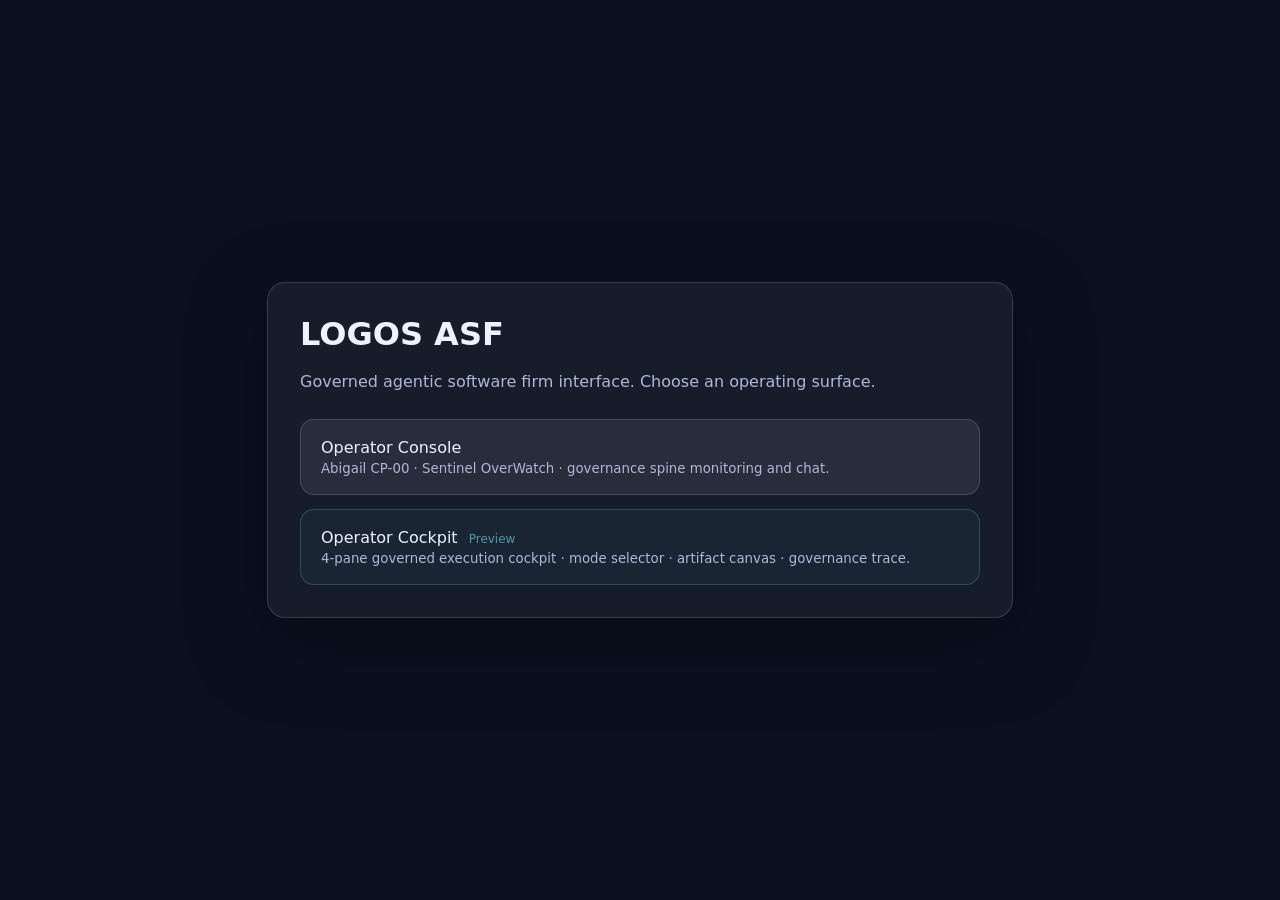
<file: static/index.html>
<!doctype html>
<html lang="en">
<head>
  <meta charset="utf-8">
  <title>LOGOS ASF</title>
  <meta name="viewport" content="width=device-width, initial-scale=1">
  <style>
    body {
      margin: 0;
      min-height: 100vh;
      display: grid;
      place-items: center;
      background: #0b1020;
      color: #eef2ff;
      font-family: system-ui, -apple-system, BlinkMacSystemFont, "Segoe UI", sans-serif;
    }
    main {
      width: min(680px, 92vw);
      padding: 32px;
      border: 1px solid rgba(255,255,255,.14);
      border-radius: 18px;
      background: rgba(255,255,255,.05);
      box-shadow: 0 24px 80px rgba(0,0,0,.35);
    }
    h1 { margin: 0 0 8px; }
    p { color: #aeb7d8; line-height: 1.6; }
    .grid { display: grid; gap: 14px; margin-top: 24px; }
    a {
      display: block;
      padding: 18px 20px;
      border-radius: 14px;
      color: #eef2ff;
      text-decoration: none;
      background: rgba(255,255,255,.08);
      border: 1px solid rgba(255,255,255,.14);
    }
    a:hover { background: rgba(255,255,255,.13); }
    small { display: block; color: #aeb7d8; margin-top: 4px; }
  </style>
</head>
<body>
  <main>
    <h1>LOGOS ASF</h1>
    <p>Governed agentic software firm interface. Choose an operating surface.</p>

    <div class="grid">
      <a href="dashboard.html">
        Operator Console
        <small>Abigail CP-00 · Sentinel OverWatch · governance spine monitoring and chat.</small>
      </a>

      <a href="operator.html" style="border-color:rgba(79,152,163,.35);background:rgba(79,152,163,.07)">
        Operator Cockpit <span style="font-size:.75em;color:#4f98a3;margin-left:6px">Preview</span>
        <small>4-pane governed execution cockpit · mode selector · artifact canvas · governance trace.</small>
      </a>

    </div>
  </main>
</body>
</html>
</file>
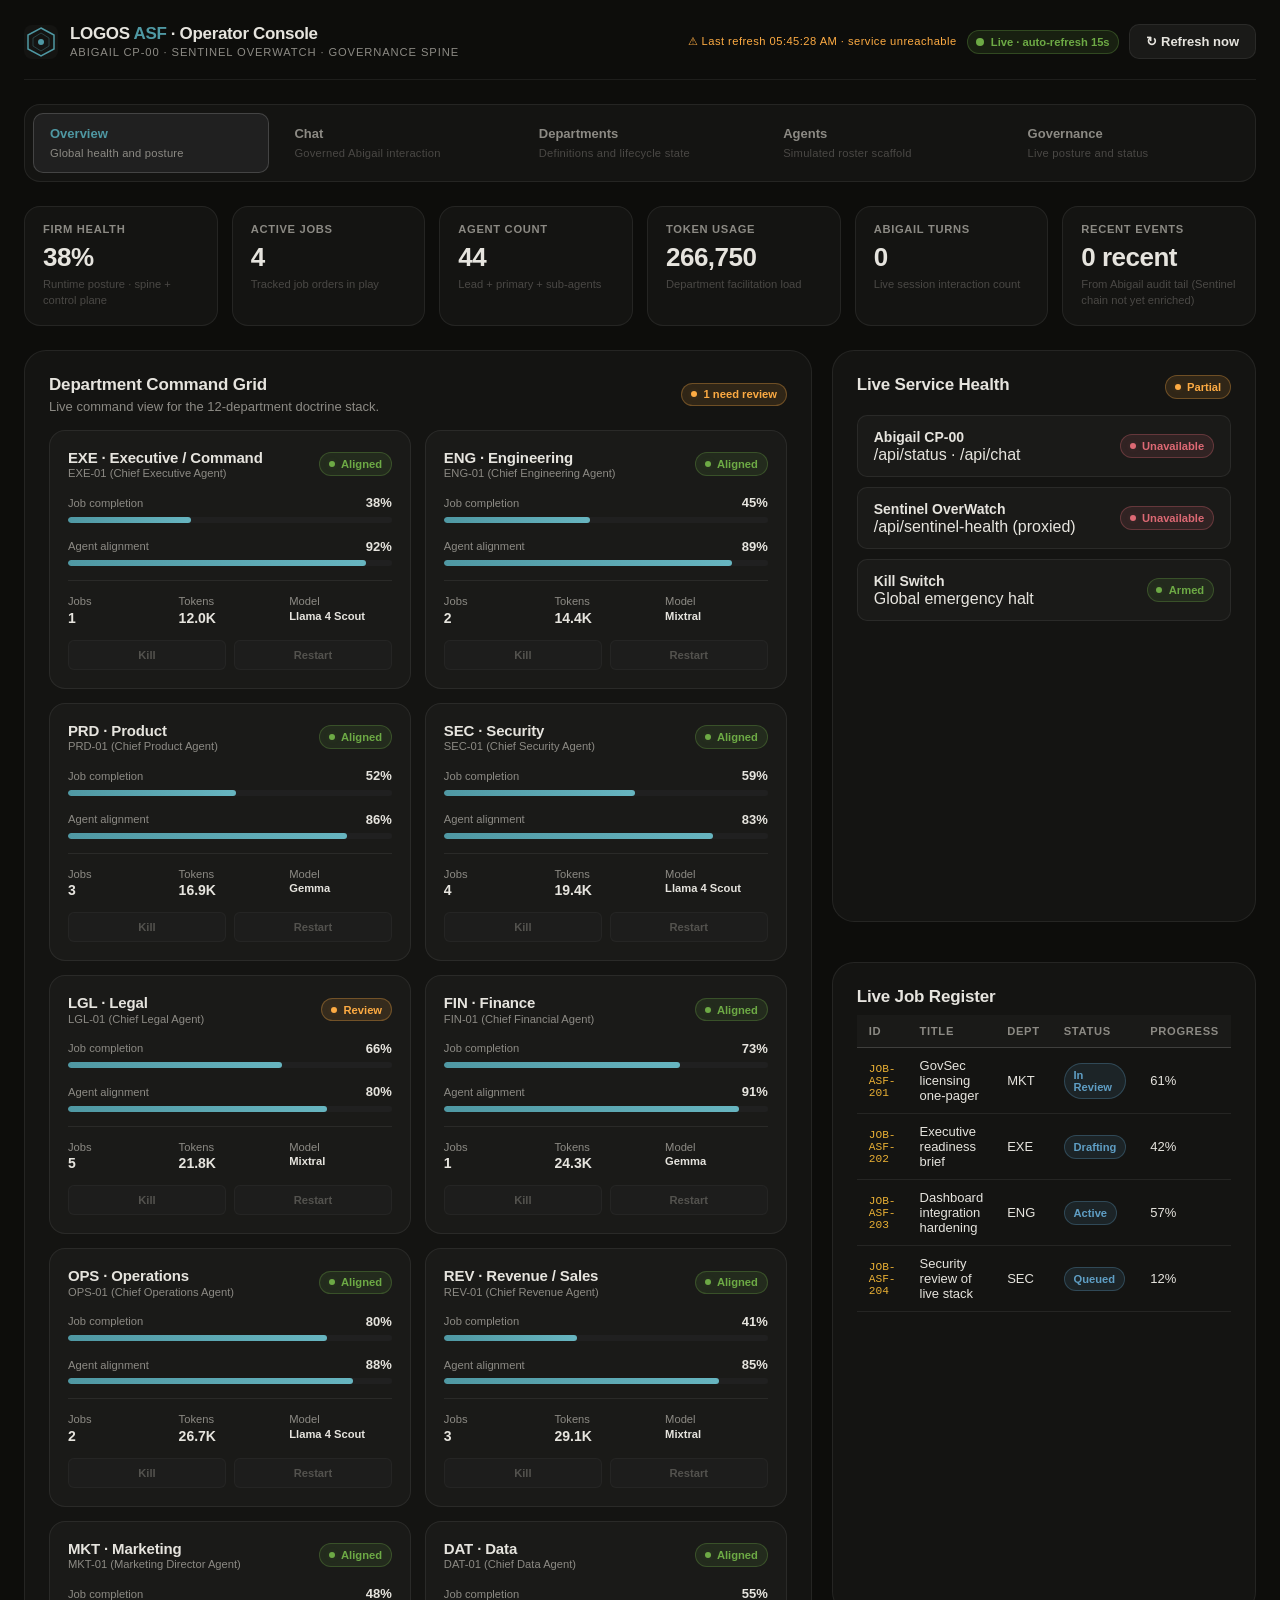
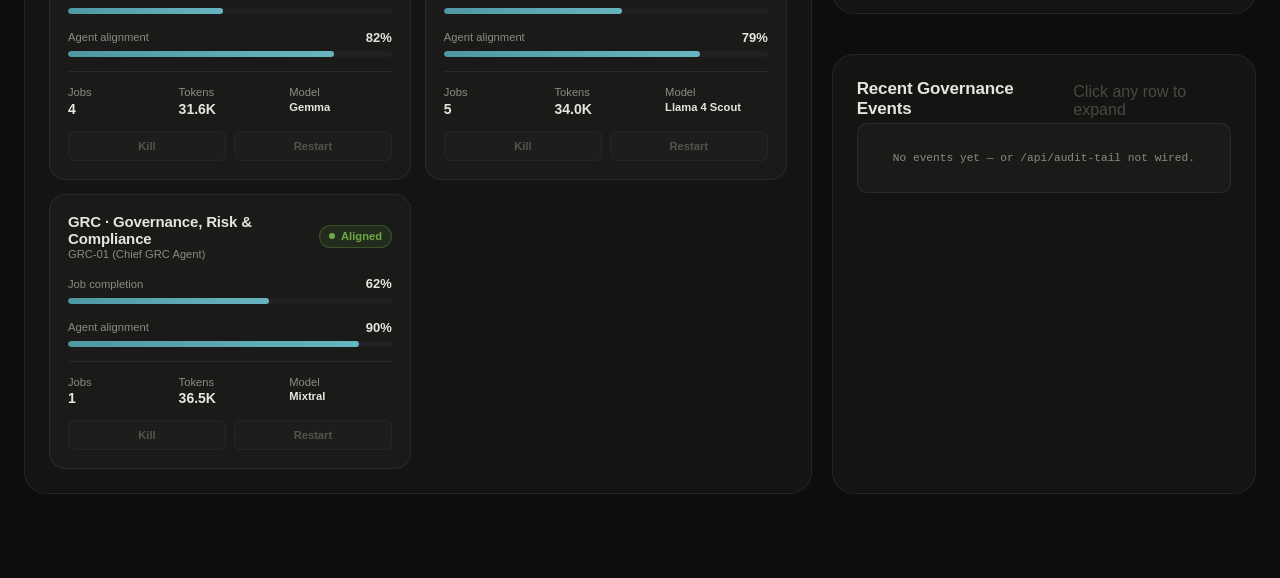
<file: static/dashboard.html>
<!DOCTYPE html>
<html lang="en" data-theme="dark">
<head>
<meta name="viewport" content="width=device-width, initial-scale=1.0">
<!-- SECURITY: Content Security Policy — same-origin scripts only, no eval,
     fonts from trusted CDN only. Blocks XSS escalation even if a payload
     reaches an unescaped innerHTML path. -->
<meta http-equiv="Content-Security-Policy" content="default-src 'self'; script-src 'self' 'unsafe-inline'; style-src 'self' 'unsafe-inline' https://api.fontshare.com; font-src https://api.fontshare.com https://cdn.fontshare.com; connect-src 'self' https://*.app.github.dev https://*.preview.app.github.dev http://localhost:7070 http://localhost:9090 http://127.0.0.1:7070; object-src 'none'; base-uri 'self'; frame-ancestors 'none';">
<title>ASF Operator Console — LOGOS Governance Systems</title>
<link href="https://api.fontshare.com/v2/css?f[]=satoshi@400,500,600,700&f[]=cabinet-grotesk@700,800,900&display=swap" rel="stylesheet">
<style>
/* ── TOKENS (matched to intake.html) ── */
:root{
  --bg:#0d0d0b;--surface:#141412;--surface-2:#1a1a18;--surface-3:#202020;
  --border:rgba(255,255,255,0.07);--border-hi:rgba(255,255,255,0.16);
  --text:#e6e4de;--muted:#8c8a84;--faint:#4a4845;
  --primary:#4f98a3;--primary-h:#3a8390;--primary-glow:rgba(79,152,163,0.14);
  --gold:#e8af34;--gold-glow:rgba(232,175,52,0.12);
  --success:#6daa45;--success-glow:rgba(109,170,69,0.12);
  --error:#dd6974;--error-glow:rgba(221,105,116,0.12);
  --warning:#fdab43;--warning-glow:rgba(253,171,67,0.12);
  --info:#5f9ec4;--info-glow:rgba(95,158,196,0.12);
  --r-sm:6px;--r-md:10px;--r-lg:16px;--r-xl:22px;--r-pill:999px;
  --font-d:"Cabinet Grotesk",sans-serif;
  --font-b:"Satoshi",sans-serif;
  --font-m:ui-monospace,SFMono-Regular,Menlo,Monaco,Consolas,monospace;
  --ease:180ms cubic-bezier(0.16,1,0.3,1);
}
*,*::before,*::after{box-sizing:border-box;margin:0;padding:0}
html{-webkit-font-smoothing:antialiased;scroll-behavior:smooth}
body{min-height:100dvh;font-family:var(--font-b);font-size:1rem;color:var(--text);background:var(--bg);overflow-x:hidden}

/* ── SHELL ── */
.shell{max-width:1440px;margin:0 auto;padding:1.5rem 1.5rem 4rem}

/* ── HEADER ── */
.app-header{display:flex;align-items:center;justify-content:space-between;gap:1rem;flex-wrap:wrap;margin-bottom:1.5rem;padding-bottom:1.25rem;border-bottom:1px solid var(--border)}
.brand{display:flex;align-items:center;gap:.75rem}
.brand svg{width:34px;height:34px;flex-shrink:0}
.brand-block{display:flex;flex-direction:column;line-height:1.2}
.brand-name{font-family:var(--font-d);font-size:1.0625rem;font-weight:900;letter-spacing:-.02em}
.brand-name em{color:var(--primary);font-style:normal}
.brand-sub{font-size:.7rem;color:var(--muted);letter-spacing:.08em;text-transform:uppercase;margin-top:.1rem}
.header-actions{display:flex;align-items:center;gap:.625rem;flex-wrap:wrap}
.refresh-btn{background:var(--surface-2);border:1px solid var(--border);border-radius:var(--r-md);padding:.55rem 1rem;color:var(--text);font-family:var(--font-b);font-size:.8125rem;font-weight:600;cursor:pointer;transition:all var(--ease);display:inline-flex;align-items:center;gap:.4rem}
.refresh-btn:hover{border-color:var(--primary);color:var(--primary)}
.live-pulse{width:8px;height:8px;border-radius:50%;background:var(--success);box-shadow:0 0 0 0 var(--success-glow);animation:pulse 2s infinite}
@keyframes pulse{0%{box-shadow:0 0 0 0 rgba(109,170,69,.6)}70%{box-shadow:0 0 0 8px rgba(109,170,69,0)}100%{box-shadow:0 0 0 0 rgba(109,170,69,0)}}

/* ── NAV TABS ── */
.nav-rail{display:grid;grid-template-columns:repeat(5,1fr);gap:.5rem;margin-bottom:1.5rem;background:var(--surface);border:1px solid var(--border);border-radius:var(--r-lg);padding:.5rem}
.nav-rail button{background:transparent;border:1px solid transparent;border-radius:var(--r-md);padding:.75rem 1rem;color:var(--muted);font-family:var(--font-b);font-size:.8125rem;font-weight:700;cursor:pointer;transition:all var(--ease);text-align:left;display:flex;flex-direction:column;gap:.15rem;line-height:1.3}
.nav-rail button:hover{background:var(--surface-2);color:var(--text)}
.nav-rail button.active{background:var(--surface-3);color:var(--primary);border-color:var(--border-hi)}
.nav-rail button small{font-weight:500;font-size:.7rem;color:var(--faint);letter-spacing:.02em}
.nav-rail button.active small{color:var(--muted)}

/* ── METRICS ROW ── */
.metrics{display:grid;grid-template-columns:repeat(6,1fr);gap:.875rem;margin-bottom:1.5rem}
.metric{background:var(--surface);border:1px solid var(--border);border-radius:var(--r-lg);padding:1rem 1.125rem;transition:border-color var(--ease)}
.metric:hover{border-color:var(--border-hi)}
.metric .label{font-size:.7rem;color:var(--muted);font-weight:700;letter-spacing:.06em;text-transform:uppercase;margin-bottom:.4rem}
.metric .value{font-family:var(--font-d);font-size:1.625rem;font-weight:900;letter-spacing:-.02em;color:var(--text)}
.metric .sub{font-size:.7rem;color:var(--faint);margin-top:.3rem;line-height:1.4}

/* ── TABS ── */
.tab{display:none}
.tab.active{display:block}

/* ── CARDS / PANELS ── */
.card{background:var(--surface);border:1px solid var(--border);border-radius:var(--r-xl);padding:1.5rem}
.panel{margin-bottom:1.25rem}
.card h3{font-family:var(--font-d);font-size:1.0625rem;font-weight:800;letter-spacing:-.01em;margin-bottom:.25rem}
.card h4{font-family:var(--font-d);font-size:.9375rem;font-weight:800;letter-spacing:-.01em}

/* ── ROWS / GRIDS ── */
.row{display:flex;align-items:center;justify-content:space-between;gap:1rem}
.section{margin-top:1rem}
.grid{display:grid;gap:1.25rem}
.grid.two{grid-template-columns:1fr 1fr}
.grid.overview{grid-template-columns:2fr 1fr}

/* ── DEPARTMENTS GRID ── */
.department-grid{display:grid;grid-template-columns:repeat(auto-fill,minmax(260px,1fr));gap:.875rem;margin-top:1rem}
.dept{background:var(--surface-2);border:1px solid var(--border);border-radius:var(--r-lg);padding:1.125rem;transition:all var(--ease)}
.dept:hover{border-color:var(--border-hi);background:var(--surface-3)}
.dept h4{font-family:var(--font-d);font-size:.9375rem;font-weight:900;margin-bottom:.1rem}
.dept .small{font-size:.8125rem;color:var(--text)}
.dept .tiny{font-size:.7rem;color:var(--muted)}

/* ── BAR / PROGRESS ── */
.bar{height:6px;background:var(--surface-3);border-radius:var(--r-pill);overflow:hidden;margin-top:.4rem}
.bar .fill{height:100%;background:linear-gradient(90deg,var(--primary),#67b5c0);border-radius:var(--r-pill);transition:width var(--ease)}
.kpis{display:grid;grid-template-columns:repeat(3,1fr);gap:.5rem;margin-top:.875rem;padding-top:.875rem;border-top:1px solid var(--border)}
.kpi{display:flex;flex-direction:column;gap:.15rem}
.kpi strong{font-size:.875rem;font-weight:800;color:var(--text)}

/* ── STATUS DOT ── */
.status{display:inline-flex;align-items:center;gap:.4rem;font-size:.7rem;font-weight:700;padding:.3rem .55rem;border-radius:var(--r-pill);background:var(--surface-3);border:1px solid var(--border)}
.dot{width:6px;height:6px;border-radius:50%;flex-shrink:0}
.dot.green{background:var(--success);box-shadow:0 0 6px var(--success-glow)}
.dot.yellow{background:var(--warning);box-shadow:0 0 6px var(--warning-glow)}
.dot.red{background:var(--error);box-shadow:0 0 6px var(--error-glow)}
.dot.blue{background:var(--info);box-shadow:0 0 6px var(--info-glow)}
.status.green{color:var(--success);border-color:rgba(109,170,69,.3);background:var(--success-glow)}
.status.yellow{color:var(--warning);border-color:rgba(253,171,67,.3);background:var(--warning-glow)}
.status.red{color:var(--error);border-color:rgba(221,105,116,.3);background:var(--error-glow)}
.status.blue{color:var(--info);border-color:rgba(95,158,196,.3);background:var(--info-glow)}

/* ── DEPT ACTION BUTTONS ── */
.dept-actions{display:flex;gap:.5rem;margin-top:.875rem}
.mini{flex:1;padding:.5rem .65rem;border-radius:var(--r-sm);font-family:var(--font-b);font-size:.7rem;font-weight:700;cursor:pointer;border:1px solid var(--border);background:var(--surface-3);color:var(--muted);transition:all var(--ease)}
.mini:hover:not(:disabled){border-color:var(--primary);color:var(--primary)}
.mini:disabled{opacity:.5;cursor:not-allowed}
.mini.kill:hover:not(:disabled){border-color:var(--error);color:var(--error)}
.mini.restart:hover:not(:disabled){border-color:var(--gold);color:var(--gold)}

/* ── HEALTH LIST ── */
.health-list{display:flex;flex-direction:column;gap:.625rem}
.health-item{display:flex;align-items:center;justify-content:space-between;gap:1rem;background:var(--surface-2);border:1px solid var(--border);border-radius:var(--r-md);padding:.75rem 1rem}
.health-item strong{font-size:.875rem;font-weight:700}

/* ── TABLES ── */
.jobs-table,.agent-table{width:100%;border-collapse:collapse;margin-top:.5rem;font-size:.8125rem}
.jobs-table th,.agent-table th{text-align:left;padding:.625rem .75rem;background:var(--surface-2);border-bottom:1px solid var(--border-hi);color:var(--muted);font-weight:700;font-size:.7rem;letter-spacing:.06em;text-transform:uppercase}
.jobs-table td,.agent-table td{padding:.625rem .75rem;border-bottom:1px solid var(--border);color:var(--text)}
.jobs-table tr:hover,.agent-table tr:hover{background:var(--surface-2)}

/* ── CHAT PANEL ── */
.chat-panel{display:grid;grid-template-rows:auto 1fr auto;height:calc(100vh - 340px);min-height:500px;background:var(--surface);border:1px solid var(--border);border-radius:var(--r-xl);overflow:hidden}
.chat-header{display:flex;align-items:center;justify-content:space-between;gap:1rem;padding:1rem 1.25rem;border-bottom:1px solid var(--border);background:var(--surface-2);flex-wrap:wrap}
.chat-title{display:flex;flex-direction:column;gap:.15rem}
.chat-title strong{font-family:var(--font-d);font-size:.9375rem;font-weight:800}
.chat-title small{font-size:.7rem;color:var(--muted);letter-spacing:.04em}
.chat-pills{display:flex;gap:.4rem;flex-wrap:wrap}
.chat-stream{overflow-y:auto;padding:1.25rem 1.5rem;display:flex;flex-direction:column;gap:1rem;scrollbar-width:thin;scrollbar-color:var(--border-hi) transparent}
.chat-stream::-webkit-scrollbar{width:8px}
.chat-stream::-webkit-scrollbar-thumb{background:var(--border-hi);border-radius:4px}
.msg{display:flex;flex-direction:column;gap:.4rem;max-width:85%}
.msg.user{align-self:flex-end;align-items:flex-end}
.msg.agent,.msg.sys{align-self:flex-start;align-items:flex-start}
.msg .role{font-size:.65rem;font-weight:700;color:var(--muted);letter-spacing:.08em;text-transform:uppercase;display:flex;align-items:center;gap:.4rem}
.bubble{padding:.75rem 1rem;border-radius:var(--r-md);font-size:.875rem;line-height:1.55;word-wrap:break-word;white-space:pre-wrap}
.msg.user .bubble{background:var(--primary);color:#fff;border:1px solid var(--primary-h)}
.msg.agent .bubble{background:var(--surface-2);color:var(--text);border:1px solid var(--border-hi)}
.msg.sys .bubble{background:var(--surface-3);color:var(--muted);border:1px dashed var(--border-hi);font-size:.8125rem;font-style:italic}
.msg.blocked .bubble{background:var(--error-glow);color:var(--error);border:1px solid rgba(221,105,116,.4)}
.msg .meta{font-size:.65rem;color:var(--faint);font-family:var(--font-m);letter-spacing:.04em}
.msg .drift{font-size:.7rem;color:var(--warning);font-style:italic}
.bubble code{background:var(--surface);border:1px solid var(--border);padding:.1rem .35rem;border-radius:var(--r-sm);font-family:var(--font-m);font-size:.8125rem}
.bubble pre{background:var(--surface);border:1px solid var(--border);padding:.75rem;border-radius:var(--r-md);overflow-x:auto;margin:.5rem 0;font-family:var(--font-m);font-size:.8125rem}
.copy-btn{background:transparent;border:none;color:var(--faint);cursor:pointer;font-size:.7rem;padding:.15rem .4rem;border-radius:var(--r-sm);transition:all var(--ease)}
.copy-btn:hover{color:var(--primary);background:var(--primary-glow)}
.thinking{font-size:.75rem;color:var(--muted);font-style:italic;align-self:flex-start;padding-left:.5rem}
.chat-composer{padding:1rem 1.25rem;border-top:1px solid var(--border);background:var(--surface-2)}
.composer-row{display:flex;gap:.625rem;align-items:flex-end}
.chat-input{flex:1;background:var(--surface);border:1px solid var(--border);border-radius:var(--r-md);padding:.75rem .875rem;color:var(--text);font-family:var(--font-b);font-size:.875rem;resize:none;min-height:44px;max-height:130px;line-height:1.5;transition:border-color var(--ease),box-shadow var(--ease)}
.chat-input:focus{outline:none;border-color:var(--primary);box-shadow:0 0 0 3px var(--primary-glow)}
.chat-input::placeholder{color:var(--faint)}
.send-btn{background:var(--primary);color:#fff;border:none;border-radius:var(--r-md);padding:.75rem 1.25rem;font-family:var(--font-b);font-size:.875rem;font-weight:700;cursor:pointer;transition:all var(--ease);min-height:44px;white-space:nowrap}
.send-btn:hover:not(:disabled){background:var(--primary-h);transform:translateY(-1px)}
.send-btn:disabled{opacity:.5;cursor:not-allowed}
.composer-rail{display:flex;align-items:center;justify-content:space-between;gap:.625rem;margin-top:.625rem;flex-wrap:wrap}
.slash-chips{display:flex;gap:.4rem;flex-wrap:wrap}
.chip-cmd{background:var(--surface-3);border:1px solid var(--border);color:var(--muted);font-family:var(--font-m);font-size:.7rem;font-weight:700;padding:.3rem .55rem;border-radius:var(--r-sm);cursor:pointer;transition:all var(--ease)}
.chip-cmd:hover{border-color:var(--primary);color:var(--primary);background:var(--primary-glow)}
.composer-meta{font-size:.65rem;color:var(--faint);letter-spacing:.04em}
.composer-meta kbd{background:var(--surface-3);border:1px solid var(--border);border-radius:3px;padding:.05rem .3rem;font-family:var(--font-m);font-size:.65rem;color:var(--muted)}
.chat-clear{background:transparent;border:1px solid var(--border);color:var(--muted);font-size:.7rem;padding:.3rem .6rem;border-radius:var(--r-sm);cursor:pointer;transition:all var(--ease)}
.chat-clear:hover{color:var(--error);border-color:var(--error)}

/* ── RESPONSE BOX (kept for reference panels) ── */
.response-box{background:var(--surface-2);border:1px solid var(--border);border-radius:var(--r-md);padding:1rem;font-family:var(--font-m);font-size:.8125rem;color:var(--muted);white-space:pre-wrap;max-height:340px;overflow-y:auto}

/* ── AUDIT TAIL ── */
.audit-tail{background:var(--surface-2);border:1px solid var(--border);border-radius:var(--r-md);padding:.75rem;max-height:300px;overflow-y:auto;font-family:var(--font-m);font-size:.7rem;color:var(--muted);display:flex;flex-direction:column;gap:.4rem}
.audit-row{display:flex;gap:.625rem;padding:.3rem 0;border-bottom:1px solid var(--border);line-height:1.4;cursor:pointer;transition:background var(--ease)}
.audit-row:hover{background:var(--surface-3);border-radius:var(--r-sm);padding:.3rem .4rem}
.audit-row:last-child{border-bottom:none}
.audit-row.expanded{flex-direction:column;gap:.3rem;background:var(--surface-3);border-radius:var(--r-sm);padding:.5rem .6rem}
.audit-row.expanded .audit-data{font-size:.7rem;white-space:pre-wrap;word-break:break-word}
.audit-row.expanded .audit-head{display:flex;gap:.625rem}
.audit-ts{color:var(--faint);flex-shrink:0;min-width:130px}
.audit-type{color:var(--primary);font-weight:700;flex-shrink:0;min-width:170px}
.audit-data{color:var(--text);word-break:break-word;font-size:.65rem;overflow:hidden;text-overflow:ellipsis;white-space:nowrap;min-width:0;flex:1}
.audit-truncated{color:var(--gold);margin-left:.3rem}

/* ── E-BRAKE ── */
.ebrake-box{background:linear-gradient(135deg,rgba(221,105,116,.06),rgba(232,175,52,.06));border:1px solid var(--error);border-radius:var(--r-lg);padding:1.25rem;margin-top:1rem}
.ebrake-title{font-family:var(--font-d);font-size:1rem;font-weight:900;color:var(--error);margin-bottom:.4rem;display:flex;align-items:center;gap:.5rem}
.ebrake-desc{font-size:.8125rem;color:var(--muted);line-height:1.5;margin-bottom:1rem}
.ebrake-actions{display:flex;gap:.5rem;flex-wrap:wrap}
.btn-ebrake{background:var(--error);color:#fff;border:none;border-radius:var(--r-md);padding:.75rem 1.5rem;font-family:var(--font-b);font-size:.875rem;font-weight:800;cursor:pointer;letter-spacing:.04em;text-transform:uppercase;transition:all var(--ease)}
.btn-ebrake:hover{background:#c8525d;transform:translateY(-1px);box-shadow:0 4px 14px var(--error-glow)}
.btn-ebrake.armed{background:var(--success);}
.btn-ebrake.armed:hover{background:#5d9438}
.btn-clear{background:transparent;color:var(--muted);border:1px solid var(--border);border-radius:var(--r-md);padding:.75rem 1.25rem;font-family:var(--font-b);font-size:.8125rem;font-weight:700;cursor:pointer;transition:all var(--ease)}
.btn-clear:hover{color:var(--text);border-color:var(--border-hi)}

/* ── RESPONSIVE ── */
@media(max-width:1100px){
  .metrics{grid-template-columns:repeat(3,1fr)}
  .grid.overview{grid-template-columns:1fr}
  .grid.two{grid-template-columns:1fr}
}
@media(max-width:700px){
  .nav-rail{grid-template-columns:repeat(2,1fr)}
  .metrics{grid-template-columns:repeat(2,1fr)}
  .department-grid{grid-template-columns:1fr}
  .shell{padding:1rem 1rem 3rem}
  .chat-panel{height:calc(100vh - 300px)}
}
</style>
</head>
<body>
<div class="shell">

<!-- ── HEADER ── -->
<header class="app-header">
  <div class="brand">
    <svg viewBox="0 0 34 34" fill="none" aria-label="Logos Governance Systems">
      <rect width="34" height="34" rx="8" fill="#141412"/>
      <polygon points="17,3 30,10 30,24 17,31 4,24 4,10" fill="none" stroke="#4f98a3" stroke-width="1.5"/>
      <polygon points="17,8 25,13 25,21 17,26 9,21 9,13" fill="none" stroke="#4f98a3" stroke-width=".8" opacity=".45"/>
      <circle cx="17" cy="17" r="3" fill="#4f98a3"/>
    </svg>
    <div class="brand-block">
      <div class="brand-name">LOGOS <em>ASF</em> · Operator Console</div>
      <div class="brand-sub">Abigail CP-00 · Sentinel OverWatch · Governance Spine</div>
    </div>
  </div>
  <div class="header-actions">
    <span id="refreshStatus" style="font-size:.7rem;color:var(--faint);letter-spacing:.04em">Initializing…</span>
    <span class="status green"><span class="live-pulse"></span>Live · auto-refresh 15s</span>
    <button id="refreshBtn" class="refresh-btn">↻ Refresh now</button>
  </div>
</header>

<!-- ── NAV TABS ── -->
<nav id="nav" class="nav-rail" role="tablist"></nav>

<!-- ── METRICS ── -->
<div id="metrics" class="metrics"></div>

<!-- ── TABS ── -->
<div id="tab-overview" class="tab active"></div>
<div id="tab-chat" class="tab"></div>
<div id="tab-departments" class="tab"></div>
<div id="tab-agents" class="tab"></div>
<div id="tab-governance" class="tab"></div>

</div>

<script>

function abigailAdminToken() {
  try {
    return sessionStorage.getItem("ABIGAIL_ADMIN_TOKEN") || "";
  } catch (_) {
    return "";
  }
}

function abigailAdminHeaders() {
  const token = abigailAdminToken();
  return token ? { "Authorization": "Bearer " + token } : {};
}


/* ─── Abigail API base resolver ─────────────────────────────────────────────
   Priority:
   1. localStorage override (set once via Settings panel or browser console)
   2. Same-origin (served by Abigail itself — localhost / Docker / VPS)
   3. GitHub Pages → prompt operator to set backend URL once

   To set backend from console:
     localStorage.setItem("ABIGAIL_API_BASE", "https://YOUR-CODESPACE-7070.app.github.dev")
   ─────────────────────────────────────────────────────────────────────────── */
function abigailApiBase() {
  const saved = localStorage.getItem("ABIGAIL_API_BASE");
  if (saved) return saved.replace(/\/$/, "");

  // Local or Docker — Abigail is serving this page directly
  if (location.hostname === "localhost" || location.hostname === "127.0.0.1" ||
      location.hostname.endsWith(".app.github.dev")) {
    return `${location.protocol}//${location.hostname}${location.port ? ":"+location.port : ""}`;
  }

  // GitHub Pages — no backend URL set yet, prompt once
  if (location.hostname.endsWith("github.io")) {
    const url = prompt(
      "Abigail backend URL not set.\n\n" +
      "Enter your backend URL (e.g. http://localhost:7070 or your Codespace URL):\n",
      "http://localhost:7070"
    );
    if (url) {
      localStorage.setItem("ABIGAIL_API_BASE", url.replace(/\/$/, ""));
      return url.replace(/\/$/, "");
    }
  }

  // Last resort: localhost
  return "http://localhost:7070";
}

function abigailApiUrl(path) {
  return `${abigailApiBase()}${path}`;
}

// Per-conversation session id (Gate 0, GovMem convergence). Backend keys
// governance accumulation off X-Session-ID, falling back to remote_addr
// when absent — without this header, multiple dashboard users behind one
// NAT would share Sentinel/GovMem session state. In-memory only.
const CHAT_SESSION_ID = (function () {
  try {
    return crypto.randomUUID();
  } catch (e) {
    return "sess-" + Date.now().toString(36) + "-" + Math.random().toString(36).slice(2);
  }
})();


function resolveApiUrl(url) {
  if (typeof url !== "string") return url;

  // Any static /api/* call from GitHub Pages must be routed to Abigail backend.
  if (url.startsWith("/api/")) {
    return abigailApiUrl(url);
  }

  // Defensive: if a same-origin GitHub Pages API URL was constructed, reroute it.
  const sameOriginApi = `${location.origin}/api/`;
  if (url.startsWith(sameOriginApi)) {
    return abigailApiUrl(url.slice(location.origin.length));
  }

  return url;
}



/* ─────────────────────────────────────────────────────────────────────
   ENDPOINTS — all same-origin. Sentinel is reached via Abigail proxy.
   This works everywhere: localhost, Docker, Codespaces, VPS, reverse proxy.
   Abigail proxies /api/sentinel-health → http://sentinel:8080/health
   over the Docker network (server-side, not browser-side).
   ───────────────────────────────────────────────────────────────────── */
const ENDPOINTS = {
  abigailBase: abigailApiBase(),  /* resolved dynamically — no hardcoded URL */
};

/* ── 12-DEPARTMENT DOCTRINE STACK ── */
const doctrine = [
  { code:"EXE", name:"Executive / Command", lead:"EXE-01 (Chief Executive Agent)", sensitivity:"Critical", role:"Command", status:"green" },
  { code:"ENG", name:"Engineering", lead:"ENG-01 (Chief Engineering Agent)", sensitivity:"Critical", role:"Build", status:"green" },
  { code:"PRD", name:"Product", lead:"PRD-01 (Chief Product Agent)", sensitivity:"High", role:"Specification", status:"green" },
  { code:"SEC", name:"Security", lead:"SEC-01 (Chief Security Agent)", sensitivity:"Critical", role:"Defense", status:"green" },
  { code:"LGL", name:"Legal", lead:"LGL-01 (Chief Legal Agent)", sensitivity:"Critical", role:"Review", status:"yellow" },
  { code:"FIN", name:"Finance", lead:"FIN-01 (Chief Financial Agent)", sensitivity:"Critical", role:"Financial Ground Truth", status:"green" },
  { code:"OPS", name:"Operations", lead:"OPS-01 (Chief Operations Agent)", sensitivity:"High", role:"Runtime Reliability", status:"green" },
  { code:"REV", name:"Revenue / Sales", lead:"REV-01 (Chief Revenue Agent)", sensitivity:"High", role:"Pilot-to-License", status:"green" },
  { code:"MKT", name:"Marketing", lead:"MKT-01 (Marketing Director Agent)", sensitivity:"High", role:"External Narrative", status:"green" },
  { code:"DAT", name:"Data", lead:"DAT-01 (Chief Data Agent)", sensitivity:"High", role:"Analytics + Pipelines", status:"green" },
  { code:"GRC", name:"Governance, Risk & Compliance", lead:"GRC-01 (Chief GRC Agent)", sensitivity:"Critical", role:"Policy + Risk", status:"green" }
];

function buildDepartmentState() {
  return doctrine.map((d, i) => ({
    ...d,
    alignment: 92 - ((i * 3) % 14),
    completion: 38 + ((i * 7) % 46),
    tokenUsage: 12000 + i * 2450,
    activeJobs: 1 + (i % 5),
    model: i % 3 === 0 ? "Groq · Llama 4 Scout" : i % 3 === 1 ? "Groq · Mixtral" : "Groq · Gemma",
    agents: [
      { id:`${d.code}-01`, name:d.lead, class:"Lead", alignment:93-(i%6), completion:45+((i*3)%40), tokenUsage:5200+i*700, model:"Groq · Llama 4 Scout", status:d.status },
      { id:`${d.code}-02`, name:`${d.code}-02 · Primary Specialist`, class:"Primary", alignment:88-(i%5), completion:34+((i*5)%48), tokenUsage:3400+i*500, model:"Groq · Mixtral", status:"green" },
      { id:`${d.code}-03`, name:`${d.code}-03 · Sub-Agent Alpha`, class:"Sub-Agent", alignment:84-(i%4), completion:28+((i*4)%51), tokenUsage:2200+i*350, model:"Groq · Gemma", status:i===3?"yellow":"green" },
      { id:`${d.code}-04`, name:`${d.code}-04 · Sub-Agent Beta`, class:"Sub-Agent", alignment:82-(i%6), completion:21+((i*6)%56), tokenUsage:1900+i*300, model:"Groq · Llama 4 Scout", status:i===4?"yellow":"green" }
    ]
  }));
}

let state = {
  abigail: null,
  sentinel: null,
  audit: [],
  lastRefresh: null,
  lastRefreshError: false,
  departments: buildDepartmentState(),
  lifecycle: {},
  lifecycleError: null,
  jobs: [
    { id:"JOB-ASF-201", title:"GovSec licensing one-pager", department:"MKT", status:"In Review", progress:61, priority:"High" },
    { id:"JOB-ASF-202", title:"Executive readiness brief", department:"EXE", status:"Drafting", progress:42, priority:"Critical" },
    { id:"JOB-ASF-203", title:"Dashboard integration hardening", department:"ENG", status:"Active", progress:57, priority:"Critical" },
    { id:"JOB-ASF-204", title:"Security review of live stack", department:"SEC", status:"Queued", progress:12, priority:"High" }
  ],
  chat: [
    { id: "sys-init", role:"sys", text:"Operator console ready. Slash commands: /status /audit /kill /clear-kill /help — or type a message to engage Abigail.", meta:null, drift:null }
  ],
  chatBusy: false
};

const navItems = [
  { id:"overview",    label:"Overview",    sub:"Global health and posture" },
  { id:"chat",        label:"Chat",        sub:"Governed Abigail interaction" },
  { id:"departments", label:"Departments", sub:"Definitions and lifecycle state" },
  { id:"agents",      label:"Agents",      sub:"Simulated roster scaffold" },
  { id:"governance",  label:"Governance",  sub:"Live posture and status" }
];

/* ── HELPERS ── */
function badge(status, label) {
  return `<span class="status ${status}"><span class="dot ${status}"></span>${label}</span>`;
}
function pctBar(value) {
  const v = Math.max(0, Math.min(100, value));
  return `<div class="bar"><div class="fill" style="width:${v}%"></div></div>`;
}
function escapeHtml(s) {
  return String(s ?? "").replace(/[&<>"']/g, c => ({"&":"&amp;","<":"&lt;",">":"&gt;",'"':"&quot;","'":"&#39;"})[c]);
}
/* Governance-safe markdown bubble renderer.
   Escapes everything first, then promotes ONLY:
     - ```...``` fenced blocks → <pre><code>
     - `...`     inline        → <code>
     - newlines               → preserved via white-space:pre-wrap (CSS)
   No other HTML promotion. No XSS surface. */
function renderBubble(text) {
  let s = escapeHtml(text);
  s = s.replace(/```([a-zA-Z0-9]*)\n?([\s\S]*?)```/g, (_, lang, body) =>
    `<pre><code data-lang="${escapeHtml(lang)}">${body.replace(/^\n+|\n+$/g, "")}</code></pre>`);
  s = s.replace(/`([^`\n]+?)`/g, (_, body) => `<code>${body}</code>`);
  return s;
}
function formatTs(iso) {
  if (!iso) return "—";
  try { return new Date(iso).toISOString().replace("T"," ").slice(5, 19) + "Z"; }
  catch { return iso; }
}
/* Render one audit row. Click to expand full JSON.
   Shows '⤵ more' indicator when data is truncated. */
function renderAuditRow(e, idx, maxLen) {
  const fullJson = JSON.stringify(e.data || {}, null, 2);
  const oneLine = JSON.stringify(e.data || {});
  const truncated = oneLine.length > maxLen;
  const preview = truncated ? oneLine.slice(0, maxLen) : oneLine;
  return `
    <div class="audit-row" data-idx="${idx}" data-full="${escapeHtml(fullJson)}" onclick="toggleAuditRow(this)">
      <span class="audit-ts">${formatTs(e.ts)}</span>
      <span class="audit-type">${escapeHtml(e.event_type)}</span>
      <span class="audit-data">${escapeHtml(preview)}${truncated ? '<span class="audit-truncated">⤵ more</span>' : ''}</span>
    </div>
  `;
}
function toggleAuditRow(el) {
  if (el.classList.contains("expanded")) {
    el.classList.remove("expanded");
    el.innerHTML = el._collapsedHtml || el.innerHTML;
    return;
  }
  el._collapsedHtml = el.innerHTML;
  const ts = el.querySelector(".audit-ts")?.textContent || "";
  const type = el.querySelector(".audit-type")?.textContent || "";
  const full = el.dataset.full || "{}";
  el.classList.add("expanded");
  // SECURITY FIX: use textContent for the full JSON block to prevent XSS
  // (audit log entries from the backend are untrusted and must not be HTML-injected)
  el.innerHTML = `
    <div class="audit-head">
      <span class="audit-ts">${escapeHtml(ts)}</span>
      <span class="audit-type">${escapeHtml(type)}</span>
    </div>
    <div class="audit-data"></div>
  `;
  el.querySelector(".audit-data").textContent = full;
}

async function getJSON(url, options = {}) {
  const finalUrl = (typeof resolveApiUrl === "function") ? resolveApiUrl(url) : url;

  const mergedOptions = {
    ...options,
    headers: {
      ...(options.headers || {})
    }
  };

  const res = await fetch(finalUrl, mergedOptions);

  if (!res.ok) {
    let body = "";
    try { body = await res.text(); } catch (_) {}
    throw new Error(`HTTP ${res.status} ${res.statusText}: ${body}`);
  }

  return await res.json();
}
async function postJSON(url, payload, extraHeaders = {}) {
  const res = await fetch(url, {
    method: "POST",
    headers: {
      "Content-Type":"application/json",
      "Accept":"application/json",
      ...extraHeaders
    },
    body: JSON.stringify(payload || {})
  });

  if (!res.ok) {
    let body = "";
    try { body = await res.text(); } catch (_) {}
    throw new Error(`HTTP ${res.status} ${res.statusText}: ${body}`);
  }

  return res.json();
}

/* ── LIVE REFRESH ──
   Hot path: hits 3 endpoints, updates state, then ONLY re-renders
   pieces that should change on poll (metrics + active tab's live bits).
   Critically: does NOT re-render the chat tab if the user is interacting.
   That would destroy the textarea, kill focus, and erase mid-typed messages.
*/
async function refreshLive() {
  const refreshStart = Date.now();
  let abigail = null, sentinel = null, audit = [];
  let lifecycle = {};
  let lifecycleError = null;
  try { abigail = await getJSON(`${ENDPOINTS.abigailBase}/api/status`); }
  catch (e) { abigail = { error: String(e) }; }
  try { sentinel = await getJSON(`${ENDPOINTS.abigailBase}/api/sentinel-health`); }
  catch (e) { sentinel = { error: String(e) }; }
  try {
    const t = await getJSON(`${ENDPOINTS.abigailBase}/api/audit-tail?n=25`, { headers: abigailAdminHeaders() });
    audit = Array.isArray(t.entries) ? t.entries : (Array.isArray(t.events) ? t.events : []);
  } catch (e) { /* audit requires operator authorization — non-fatal */ }

  try {
    const l = await getJSON(
      `${ENDPOINTS.abigailBase}/api/agents/lifecycle`,
      { headers: abigailAdminHeaders() }
    );
    lifecycle = l && typeof l.departments === "object"
      ? l.departments
      : {};
  } catch (e) {
    lifecycleError = String(e);
  }

  state.abigail = abigail;
  state.sentinel = sentinel;
  state.audit = audit;
  state.lifecycle = lifecycle;
  state.lifecycleError = lifecycleError;
  state.lastRefresh = new Date();
  state.lastRefreshError = (abigail?.error || sentinel?.error) ? true : false;
  refreshSelective();
  updateRefreshStatus();
}

/* Refresh only the parts that should update on poll. Active-tab-aware. */
function refreshSelective() {
  renderMetrics();
  const activeTab = document.querySelector(".tab.active")?.id?.replace("tab-","") || "overview";
  if (activeTab === "overview")    renderOverview();
  if (activeTab === "departments") renderDepartments();
  if (activeTab === "agents")      renderAgents();
  if (activeTab === "governance")  renderGovernance();
  /* Chat: NEVER re-render the stream/composer while user may be typing.
     Only update the header pills (backend / KS / CRSV). */
  if (activeTab === "chat") refreshChatHeader();
}

function refreshChatHeader() {
  const pills = document.querySelector(".chat-pills");
  if (!pills) return;
  const ks = state.abigail?.kill_switch;
  const backend = state.abigail?.backend ?? "—";
  const crsv = state.abigail?.crsv ?? 0;
  pills.innerHTML = `
    ${badge(ks ? "red" : "green", ks ? "KS Active" : "KS Armed")}
    ${badge("blue", `Backend: ${backend}`)}
    ${badge("blue", `CRSV ${typeof crsv === "number" ? crsv.toFixed(1) : crsv}`)}
  `;
}

function updateRefreshStatus() {
  const el = document.getElementById("refreshStatus");
  if (!el) return;
  const t = state.lastRefresh
    ? state.lastRefresh.toLocaleTimeString([], { hour: "2-digit", minute: "2-digit", second: "2-digit" })
    : "—";
  const err = state.lastRefreshError;
  // SECURITY FIX: build spans via DOM API instead of innerHTML to avoid any
  // XSS if lastRefreshError ever carries a server-sourced string
  el.textContent = "";
  const span = document.createElement("span");
  span.style.color = err ? "var(--warning)" : "var(--faint)";
  span.textContent = err
    ? `⚠ Last refresh ${t} · service unreachable`
    : `Last refresh ${t}`;
  el.appendChild(span);
}

/* ── NAV ── */
function renderNav() {
  const nav = document.getElementById("nav");
  if (!nav) return;
  const activeTab = document.querySelector(".tab.active")?.id?.replace("tab-","") || "overview";
  nav.innerHTML = navItems.map(item => `
    <button class="${item.id === activeTab ? "active" : ""}" data-tab="${item.id}" role="tab">
      ${item.label}
      <small>${item.sub}</small>
    </button>
  `).join("");
  nav.querySelectorAll("button").forEach(btn => {
    btn.onclick = () => {
      nav.querySelectorAll("button").forEach(b => b.classList.remove("active"));
      btn.classList.add("active");
      document.querySelectorAll(".tab").forEach(tab => tab.classList.remove("active"));
      const target = document.getElementById(`tab-${btn.dataset.tab}`);
      if (target) target.classList.add("active");
      if (btn.dataset.tab === "chat") {
        setTimeout(() => {
          const stream = document.getElementById("chatStream");
          if (stream) stream.scrollTop = stream.scrollHeight;
          document.getElementById("chatInput")?.focus();
        }, 50);
      }
    };
  });
}

/* ── METRICS ── */
function renderMetrics() {
  const metrics = document.getElementById("metrics");
  if (!metrics) return;
  const sentinelOk = !!state.sentinel?.ok;
  const abigailOk = !!state.abigail?.backend;
  const firmHealth = sentinelOk && abigailOk ? 96 : sentinelOk || abigailOk ? 72 : 38;
  const activeJobs = state.jobs.length;
  const totalAgents = state.departments.reduce((n, d) => n + d.agents.length, 0);
  const tokenUsage = state.departments.reduce((n, d) => n + d.tokenUsage, 0);
  const abigailTurns = state.abigail?.turns ?? 0;
  /* Sentinel chain_length is the cryptographic audit chain length —
     a real governance number. When Sentinel hasn't enriched /health yet,
     show the size of the recent-events tail with an honest label. */
  const sentinelChain = state.sentinel?.chain_length ?? state.sentinel?.audit_entries ?? null;
  const eventsValue = sentinelChain != null ? sentinelChain : `${state.audit.length} recent`;
  const eventsLabel = sentinelChain != null ? "Audit Chain Length" : "Recent Events";
  const eventsSub = sentinelChain != null
    ? "Hash-chained governance entries"
    : "From Abigail audit tail (Sentinel chain not yet enriched)";

  const cells = [
    ["Firm Health", `${firmHealth}%`, "Runtime posture · spine + control plane"],
    ["Active Jobs", activeJobs, "Tracked job orders in play"],
    ["Agent Count", totalAgents, "Lead + primary + sub-agents"],
    ["Token Usage", tokenUsage.toLocaleString(), "Department facilitation load"],
    ["Abigail Turns", abigailTurns, "Live session interaction count"],
    [eventsLabel, eventsValue, eventsSub]
  ];
  metrics.innerHTML = cells.map(([label, value, sub]) => `
    <div class="metric">
      <div class="label">${label}</div>
      <div class="value">${value}</div>
      <div class="sub">${sub}</div>
    </div>
  `).join("");
}

/* ── OVERVIEW TAB ── */
function renderOverview() {
  const el = document.getElementById("tab-overview");
  if (!el) return;
  const sentinelGood = !!state.sentinel?.ok;
  const abigailGood = !!state.abigail?.backend;
  const unhealthy = state.departments.filter(d => d.status !== "green").length;

  el.innerHTML = `
    <div class="grid overview">
      <div class="card panel">
        <div class="row">
          <div>
            <h3>Department Command Grid</h3>
            <div style="font-size:.8125rem;color:var(--muted);margin-top:.2rem">Live command view for the 12-department doctrine stack.</div>
          </div>
          ${badge(unhealthy ? "yellow" : "green", unhealthy ? `${unhealthy} need review` : "All nominal")}
        </div>
        <div class="department-grid">
          ${state.departments.map(d => `
            <div class="dept">
              <div class="row">
                <div>
                  <h4>${d.code} · ${d.name}</h4>
                  <div class="tiny">${d.lead}</div>
                </div>
                ${badge(d.status, d.status === "green" ? "Aligned" : "Review")}
              </div>
              <div class="section">
                <div class="row" style="font-size:.75rem"><span class="tiny">Job completion</span><strong style="font-size:.8125rem">${d.completion}%</strong></div>
                ${pctBar(d.completion)}
              </div>
              <div class="section">
                <div class="row" style="font-size:.75rem"><span class="tiny">Agent alignment</span><strong style="font-size:.8125rem">${d.alignment}%</strong></div>
                ${pctBar(d.alignment)}
              </div>
              <div class="kpis">
                <div class="kpi"><span class="tiny">Jobs</span><strong>${d.activeJobs}</strong></div>
                <div class="kpi"><span class="tiny">Tokens</span><strong>${(d.tokenUsage/1000).toFixed(1)}K</strong></div>
                <div class="kpi"><span class="tiny">Model</span><strong style="font-size:.7rem">${d.model.replace("Groq · ","")}</strong></div>
              </div>
              <div class="dept-actions">
                <button class="mini kill" disabled title="Backend route stub — Sprint 6">Kill</button>
                <button class="mini restart" disabled title="Backend route stub — Sprint 6">Restart</button>
              </div>
            </div>
          `).join("")}
        </div>
      </div>

      <div class="grid">
        <div class="card panel">
          <div class="row">
            <h3>Live Service Health</h3>
            ${badge(sentinelGood && abigailGood ? "green" : "yellow", sentinelGood && abigailGood ? "Live" : "Partial")}
          </div>
          <div class="health-list section">
            <div class="health-item">
              <div>
                <strong>Abigail CP-00</strong>
                <div class="tiny">/api/status · /api/chat</div>
              </div>
              ${abigailGood
                ? badge("green", `${state.abigail.backend} · turns ${state.abigail.turns}`)
                : badge("red", "Unavailable")}
            </div>
            <div class="health-item">
              <div>
                <strong>Sentinel OverWatch</strong>
                <div class="tiny">/api/sentinel-health (proxied)</div>
              </div>
              ${sentinelGood ? badge("green", state.sentinel.service || "Healthy") : badge("red", "Unavailable")}
            </div>
            <div class="health-item">
              <div>
                <strong>Kill Switch</strong>
                <div class="tiny">Global emergency halt</div>
              </div>
              ${state.abigail?.kill_switch ? badge("red", "ACTIVE") : badge("green", "Armed")}
            </div>
          </div>
        </div>

        <div class="card panel">
          <h3>Live Job Register</h3>
          <table class="jobs-table">
            <thead><tr><th>ID</th><th>Title</th><th>Dept</th><th>Status</th><th>Progress</th></tr></thead>
            <tbody>
              ${state.jobs.map(j => `
                <tr>
                  <td style="font-family:var(--font-m);font-size:.7rem;color:var(--gold)">${j.id}</td>
                  <td>${j.title}</td>
                  <td>${j.department}</td>
                  <td><span class="status blue">${j.status}</span></td>
                  <td>${j.progress}%</td>
                </tr>
              `).join("")}
            </tbody>
          </table>
        </div>

        <div class="card panel">
          <div class="row">
            <h3>Recent Governance Events</h3>
            <span class="tiny" style="color:var(--faint)">Click any row to expand</span>
          </div>
          <div class="audit-tail" id="auditTailOverview">
            ${state.audit.length === 0
              ? `<div class="tiny" style="text-align:center;padding:1rem">No events yet — or /api/audit-tail not wired.</div>`
              : state.audit.slice(0, 10).map((e, i) => renderAuditRow(e, i, 120)).join("")}
          </div>
        </div>
      </div>
    </div>
  `;
}

/* ── CHAT TAB ── */
function renderChat() {
  const el = document.getElementById("tab-chat");
  if (!el) return;
  const ks = state.abigail?.kill_switch;
  const backend = state.abigail?.backend ?? "—";
  const crsv = state.abigail?.crsv ?? 0;
  el.innerHTML = `
    <div class="chat-panel">
      <div class="chat-header">
        <div class="chat-title">
          <strong>Abigail CP-00 · Operator Channel</strong>
          <small>Same governance pipeline as the public surface · audit-logged · HAAP-gated</small>
        </div>
        <div class="chat-pills">
          ${badge(ks ? "red" : "green", ks ? "KS Active" : "KS Armed")}
          ${badge("blue", `Backend: ${backend}`)}
          ${badge("blue", `CRSV ${typeof crsv === "number" ? crsv.toFixed(1) : crsv}`)}
        </div>
      </div>

      <div class="chat-stream" id="chatStream">
        ${state.chat.map(m => `
          <div class="msg ${m.role}">
            ${m.role !== "user" ? `<div class="role">${m.role === "sys" ? "System" : m.role === "blocked" ? "Blocked" : "Abigail CP-00"}</div>` : `<div class="role">You</div>`}
            <div class="bubble">${renderBubble(m.text)}</div>
            ${m.drift ? `<div class="drift">⚠ ${escapeHtml(m.drift)}</div>` : ""}
            ${m.meta ? `<div class="meta">${escapeHtml(m.meta)}</div>` : ""}
          </div>
        `).join("")}
        ${state.chatBusy ? `<div class="thinking">Abigail is thinking…</div>` : ""}
      </div>

      <div class="chat-composer">
        <div class="composer-row">
          <textarea id="chatInput" class="chat-input" rows="1" placeholder="Message Abigail · or use a slash command (/help)" ${state.chatBusy ? "disabled" : ""}></textarea>
          <button id="sendBtn" class="send-btn" ${state.chatBusy ? "disabled" : ""}>Send</button>
        </div>
        <div class="composer-rail">
          <div class="slash-chips">
            <button class="chip-cmd" data-cmd="/help">/help</button>
            <button class="chip-cmd" data-cmd="/status">/status</button>
            <button class="chip-cmd" data-cmd="/audit 10">/audit</button>
            <button class="chip-cmd" data-cmd="/kill">/kill</button>
            <button class="chip-cmd" data-cmd="/clear-kill">/clear-kill</button>
            <button id="chatClear" class="chat-clear">Clear conversation</button>
          </div>
          <div class="composer-meta"><kbd>Enter</kbd> send · <kbd>Shift</kbd>+<kbd>Enter</kbd> newline</div>
        </div>
      </div>
    </div>
  `;
  wireChat();
}

/* ── CHAT WIRING ── */
function wireChat() {
  const input = document.getElementById("chatInput");
  const sendBtn = document.getElementById("sendBtn");
  const clearBtn = document.getElementById("chatClear");
  const stream = document.getElementById("chatStream");
  if (!input || !sendBtn || !stream) return;

  input.addEventListener("input", () => {
    input.style.height = "auto";
    input.style.height = Math.min(input.scrollHeight, 130) + "px";
  });
  input.addEventListener("keydown", e => {
    if (e.key === "Enter" && !e.shiftKey) {
      e.preventDefault();
      handleSend();
    }
  });
  sendBtn.onclick = handleSend;
  clearBtn.onclick = () => {
    state.chat = [{ id:"sys-cleared", role:"sys", text:"Conversation cleared. Audit log preserved server-side.", meta:null, drift:null }];
    renderChat();
  };
  document.querySelectorAll(".chip-cmd").forEach(chip => {
    chip.onclick = () => {
      input.value = chip.dataset.cmd + " ";
      input.focus();
      input.dispatchEvent(new Event("input"));
    };
  });

  stream.scrollTop = stream.scrollHeight;
  setTimeout(() => input.focus(), 30);
}

function pushChat(role, text, meta, drift) {
  state.chat.push({
    id: `m-${Date.now()}-${Math.random().toString(16).slice(2,6)}`,
    role, text, meta: meta || null, drift: drift || null
  });
}

async function handleSend() {
  const input = document.getElementById("chatInput");
  if (!input || state.chatBusy) return;
  const text = input.value.trim();
  if (!text) return;
  input.value = "";
  input.style.height = "auto";

  /* slash commands resolved client-side first */
  if (text.startsWith("/")) {
    await handleSlash(text);
    return;
  }

  pushChat("user", text);
  state.chatBusy = true;
  renderChat();

  try {
    const result = await postJSON(abigailApiUrl("/api/chat"), { message: text },
      { "X-Session-ID": CHAT_SESSION_ID });
    state.chatBusy = false;
    if (result.ok) {
      pushChat("agent", result.text,
        `DRS ${result.drs}/100 · ${result.mode} · CRSV ${result.crsv}`,
        result.drift || null);
    } else {
      pushChat("blocked", result.text || "Blocked by HAAP.", `Mode ${result.mode || "BLOCKED"}`);
    }
    renderChat();
    refreshLive();
  } catch (err) {
    state.chatBusy = false;
    pushChat("blocked", `Network error · ${String(err)}`);
    renderChat();
  }
}

async function handleSlash(text) {
  const [verb, ...rest] = text.trim().split(/\s+/);
  pushChat("user", text);
  state.chatBusy = true;
  renderChat();

  try {
    if (verb === "/help") {
      pushChat("sys", `Slash commands:
  /status              — current Abigail/Sentinel state
  /audit [n]           — last N audit entries (default 10)
  /kill                — unavailable in this MVP; global state is read-only
  /clear-kill          — unavailable in this MVP; global state is read-only
  /help                — this message

Anything not starting with / goes through /api/chat with full HAAP enforcement.`);
    }
    else if (verb === "/status") {
      const a = await getJSON(`${ENDPOINTS.abigailBase}/api/status`);
      pushChat("sys", `Abigail: backend=${a.backend} turns=${a.turns} crsv=${a.crsv} kill_switch=${a.kill_switch} version=${a.version}`);
    }
    else if (verb === "/audit") {
      const n = parseInt(rest[0], 10) || 10;
      const t = await getJSON(`${ENDPOINTS.abigailBase}/api/audit-tail?n=${n}`, { headers: abigailAdminHeaders() });
      const entries = t.entries || t.events || [];
      const lines = entries.map(e => `[${formatTs(e.ts)}] ${e.event_type}`).join("\n");
      pushChat("sys", lines || "No audit entries.");
    }
    else if (verb === "/kill" || verb === "/clear-kill") {
      pushChat(
        "blocked",
        "Global kill-switch mutation is not exposed by this dashboard in the current MVP. " +
        "The dashboard displays live global state only."
      );
    }
    else {
      pushChat("sys", `Unknown command: ${verb} — type /help`);
    }
  } catch (err) {
    pushChat("blocked", `Command failed: ${String(err)}`);
  }
  state.chatBusy = false;
  renderChat();
  refreshLive();
}

/* ── DEPARTMENT LIFECYCLE ── */
function departmentLifecycle(code) {
  const item = state.lifecycle && state.lifecycle[code];
  if (!item || typeof item !== "object") {
    return {
      status: "unavailable",
      since: null,
      by: null,
      reason: null
    };
  }

  return {
    status: item.status === "killed" ? "killed" : "active",
    since: item.since || null,
    by: item.by || null,
    reason: item.reason || null
  };
}

function lifecycleBadge(item) {
  if (item.status === "killed") {
    return badge("red", "Isolated");
  }
  if (item.status === "active") {
    return badge("green", "Active");
  }
  return badge("yellow", "Unavailable");
}

async function isolateDepartment(code) {
  const token = abigailAdminToken();
  if (!token) {
    alert("Operator admin token required. Set it in Abigail Settings first.");
    return;
  }

  const reasonInput = window.prompt(
    `Reason for isolating ${code}:`,
    "operator-issued"
  );

  if (reasonInput === null) return;

  const reason = reasonInput.trim() || "operator-issued";

  try {
    await postJSON(
      `${ENDPOINTS.abigailBase}/api/agents/${encodeURIComponent(code)}/kill`,
      {
        principal: "Operator",
        reason
      },
      abigailAdminHeaders()
    );

    await refreshLive();
  } catch (error) {
    console.error("Department isolation failed:", error);
    alert(`Failed to isolate ${code}: ${String(error)}`);
    await refreshLive();
  }
}

async function reinstateDepartment(code) {
  const token = abigailAdminToken();
  if (!token) {
    alert("Operator admin token required. Set it in Abigail Settings first.");
    return;
  }

  const confirmed = window.confirm(
    `Reinstate department ${code} and allow governed dispatch again?`
  );

  if (!confirmed) return;

  try {
    await postJSON(
      `${ENDPOINTS.abigailBase}/api/agents/${encodeURIComponent(code)}/restart`,
      {
        principal: "Operator"
      },
      abigailAdminHeaders()
    );

    await refreshLive();
  } catch (error) {
    console.error("Department reinstatement failed:", error);
    alert(`Failed to reinstate ${code}: ${String(error)}`);
    await refreshLive();
  }
}

/* ── DEPARTMENTS TAB ── */
function renderDepartments() {
  const el = document.getElementById("tab-departments");
  if (!el) return;
  el.innerHTML = `
    <div class="card panel">
      <div class="row">
        <div>
          <h3>Department Operating Surface</h3>
          <div style="font-size:.8125rem;color:var(--muted);margin-top:.2rem">
          Department definitions are scaffold data. Lifecycle state is loaded separately
          from the governed backend; workload, completion, alignment, token, and model
          values shown here are simulated.
        </div>
        </div>
      </div>
      <div class="department-grid">
        ${state.departments.map(d => {
          const lifecycle = departmentLifecycle(d.code);
          return `
          <div class="dept">
            <div class="row">
              <div>
                <h4>${d.code}</h4>
                <div class="small">${d.name}</div>
                <div class="tiny">${d.lead}</div>
              </div>
              ${lifecycleBadge(lifecycle)}
            </div>

            <div class="section">
              <div class="row">
                <span class="tiny">Lifecycle state</span>
                <strong style="font-size:.75rem">
                  ${escapeHtml(lifecycle.status)}
                </strong>
              </div>
              <div class="tiny" style="margin-top:.25rem">
                ${lifecycle.status === "unavailable"
                  ? "Operator authorization required or lifecycle service unavailable."
                  : lifecycle.status === "killed"
                    ? `Isolated by ${escapeHtml(lifecycle.by || "operator")}${lifecycle.reason ? ` · ${escapeHtml(lifecycle.reason)}` : ""}`
                    : "Governed backend reports this department active."}
              </div>
            </div>
            <div class="section">
              <div class="row" style="font-size:.75rem"><span class="tiny">Completion</span><span style="font-size:.8125rem">${d.completion}%</span></div>
              ${pctBar(d.completion)}
            </div>
            <div class="section">
              <div class="row" style="font-size:.75rem"><span class="tiny">Alignment</span><span style="font-size:.8125rem">${d.alignment}%</span></div>
              ${pctBar(d.alignment)}
            </div>
            <div class="kpis">
              <div class="kpi"><span class="tiny">Role</span><strong style="font-size:.7rem">${d.role}</strong></div>
              <div class="kpi"><span class="tiny">Jobs</span><strong>${d.activeJobs}</strong></div>
              <div class="kpi"><span class="tiny">Tokens</span><strong>${(d.tokenUsage/1000).toFixed(1)}K</strong></div>
            </div>
            <div class="dept-actions">
              <button
                class="mini kill"
                onclick="isolateDepartment('${d.code}')"
                ${lifecycle.status !== "active" ? "disabled" : ""}
                title="${lifecycle.status === "active"
                  ? `Isolate ${d.code} through the governed backend`
                  : lifecycle.status === "killed"
                    ? `${d.code} is already isolated`
                    : "Lifecycle state unavailable"}">
                ${lifecycle.status === "active"
                  ? "Isolate"
                  : lifecycle.status === "killed"
                    ? "Isolated"
                    : "Isolate unavailable"}
              </button>

              <button
                class="mini restart"
                onclick="reinstateDepartment('${d.code}')"
                ${lifecycle.status !== "killed" ? "disabled" : ""}
                title="${lifecycle.status === "killed"
                  ? `Reinstate ${d.code} through the governed backend`
                  : lifecycle.status === "active"
                    ? `${d.code} is already active`
                    : "Lifecycle state unavailable"}">
                ${lifecycle.status === "killed"
                  ? "Reinstate"
                  : lifecycle.status === "active"
                    ? "Active"
                    : "Reinstate unavailable"}
              </button>
            </div>
          </div>
        `;
        }).join("")}
      </div>
    </div>
  `;
}

/* ── AGENTS TAB ── */
function renderAgents() {
  const el = document.getElementById("tab-agents");
  if (!el) return;
  const agents = state.departments.flatMap(d => d.agents.map(a => ({...a, dept:d.code, deptName:d.name})));
  el.innerHTML = `
    <div class="card panel">
      <h3>Agent Chain Visibility</h3>
      <div style="font-size:.8125rem;color:var(--muted);margin-top:.2rem;margin-bottom:1rem">
        SIMULATED roster and telemetry scaffold. This table does not represent live
        agent execution or token accounting.
      </div>
      <table class="agent-table">
        <thead>
          <tr>
            <th>Dept</th>
            <th>Agent</th>
            <th>Class</th>
            <th>Status</th>
            <th>Completion</th>
            <th>Alignment</th>
            <th>Tokens</th>
            <th>Model</th>
          </tr>
        </thead>
        <tbody>
          ${agents.map(a => `
            <tr>
              <td style="font-weight:700;color:var(--gold)">${a.dept}</td>
              <td>${a.name}</td>
              <td><span class="status blue">${a.class}</span></td>
              <td>${badge(a.status, a.status === "green" ? "OK" : "Review")}</td>
              <td>${a.completion}%</td>
              <td>${a.alignment}%</td>
              <td>${a.tokenUsage.toLocaleString()}</td>
              <td style="font-size:.75rem">${a.model}</td>
            </tr>
          `).join("")}
        </tbody>
      </table>
    </div>
  `;
}

/* ── GOVERNANCE TAB (with E-BRAKE) ── */
function renderGovernance() {
  const el = document.getElementById("tab-governance");
  if (!el) return;
  const ks = !!state.abigail?.kill_switch;
  el.innerHTML = `
    <div class="grid two">
      <div class="card panel">
        <h3>Governance Controls</h3>
        <div class="health-list section">
          <div class="health-item">
            <div><strong>Global Kill Switch</strong><div class="tiny">Firm-wide emergency halt</div></div>
            ${ks ? badge("red","ACTIVE") : badge("green","Armed")}
          </div>
          <div class="health-item">
            <div><strong>Department Isolation</strong><div class="tiny">Stop one department without stopping firm</div></div>
            ${badge("blue","UI Ready · Sprint 6")}
          </div>
          <div class="health-item">
            <div><strong>Escalation Target</strong><div class="tiny">Over-bound tasks route upward</div></div>
            <div style="font-family:var(--font-m);font-size:.75rem;color:var(--gold)">abigail.cp00</div>
          </div>
          <div class="health-item">
            <div><strong>Authority Model</strong><div class="tiny">Constitutional · downward only</div></div>
            ${badge("blue","Constitutional")}
          </div>
        </div>

        <div class="ebrake-box">
          <div class="ebrake-title">Global Kill Switch</div>
          <div class="ebrake-desc">
            Current state is read live from Abigail. Global activation and clearing
            are not exposed by this dashboard in the current MVP.
          </div>
          <div class="ebrake-actions">
            ${ks
              ? `<span class="status red">ACTIVE · execution halted</span>`
              : `<span class="status green">Armed · status only</span>`}
          </div>
        </div>
      </div>

      <div class="card panel">
        <h3>Live Runtime Summary</h3>
        <div class="health-list section">
          <div class="health-item"><div><strong>Sentinel Audit Entries</strong></div><div style="font-family:var(--font-m);color:var(--gold)">${state.sentinel?.audit_entries ?? "—"}</div></div>
          <div class="health-item"><div><strong>Sentinel Chain Length</strong></div><div style="font-family:var(--font-m);color:var(--gold)">${state.sentinel?.chain_length ?? "—"}</div></div>
          <div class="health-item"><div><strong>Abigail Version</strong></div><div style="font-family:var(--font-m);color:var(--gold)">${state.abigail?.version ?? "—"}</div></div>
          <div class="health-item"><div><strong>Abigail Turns</strong></div><div style="font-family:var(--font-m);color:var(--gold)">${state.abigail?.turns ?? "—"}</div></div>
          <div class="health-item"><div><strong>CRSV (cumulative)</strong></div><div style="font-family:var(--font-m);color:var(--gold)">${state.abigail?.crsv ?? "—"}</div></div>
          <div class="health-item"><div><strong>Backend</strong></div><div style="font-family:var(--font-m);color:var(--gold)">${state.abigail?.backend ?? "—"}</div></div>
        </div>

        <div class="section">
          <div class="row">
            <h3 style="font-size:.9375rem;margin-bottom:0">Audit Tail (last 25)</h3>
            <span class="tiny" style="color:var(--faint)">Click row to expand</span>
          </div>
          <div class="audit-tail" style="margin-top:.5rem">
            ${state.audit.length === 0
              ? `<div class="tiny" style="text-align:center;padding:1rem">No events yet — or /api/audit-tail not wired on backend.</div>`
              : state.audit.map((e, i) => renderAuditRow(e, i, 200)).join("")}
          </div>
        </div>
      </div>
    </div>
  `;
  // Global kill-switch controls are status-only in the current MVP.
}

/* SECURITY FIX: Replaced browser prompt()/confirm()/alert() with inline DOM
   controls. Native dialogs are blocked in Codespaces/embedded iframes,
   phishable, and hostile for an operator console.
   Activate uses a 2-step "click twice within 5s" arming pattern.
   Clear uses an inline text input for the required principal name. */
function showEbrakeNotice(msg, isError) {
  let notice = document.getElementById("ebrakeNotice");
  if (!notice) {
    notice = document.createElement("p");
    notice.id = "ebrakeNotice";
    notice.style.cssText = "margin:.5rem 0 0;font-size:.8125rem;font-weight:600;";
    const box = document.querySelector(".ebrake-box");
    if (box) box.appendChild(notice);
  }
  notice.style.color = isError ? "var(--error)" : "var(--success)";
  notice.textContent = msg;
  setTimeout(() => { notice.textContent = ""; }, 8000);
}

/* ── RENDER ALL ── */
function render() {
  renderNav();
  renderMetrics();
  renderOverview();
  renderChat();
  renderDepartments();
  renderAgents();
  renderGovernance();
}

window.addEventListener("DOMContentLoaded", () => {
  document.getElementById("refreshBtn").onclick = refreshLive;
  render();
  refreshLive();
  setInterval(refreshLive, 15000);
});
</script>
</body>
</html>
</file>
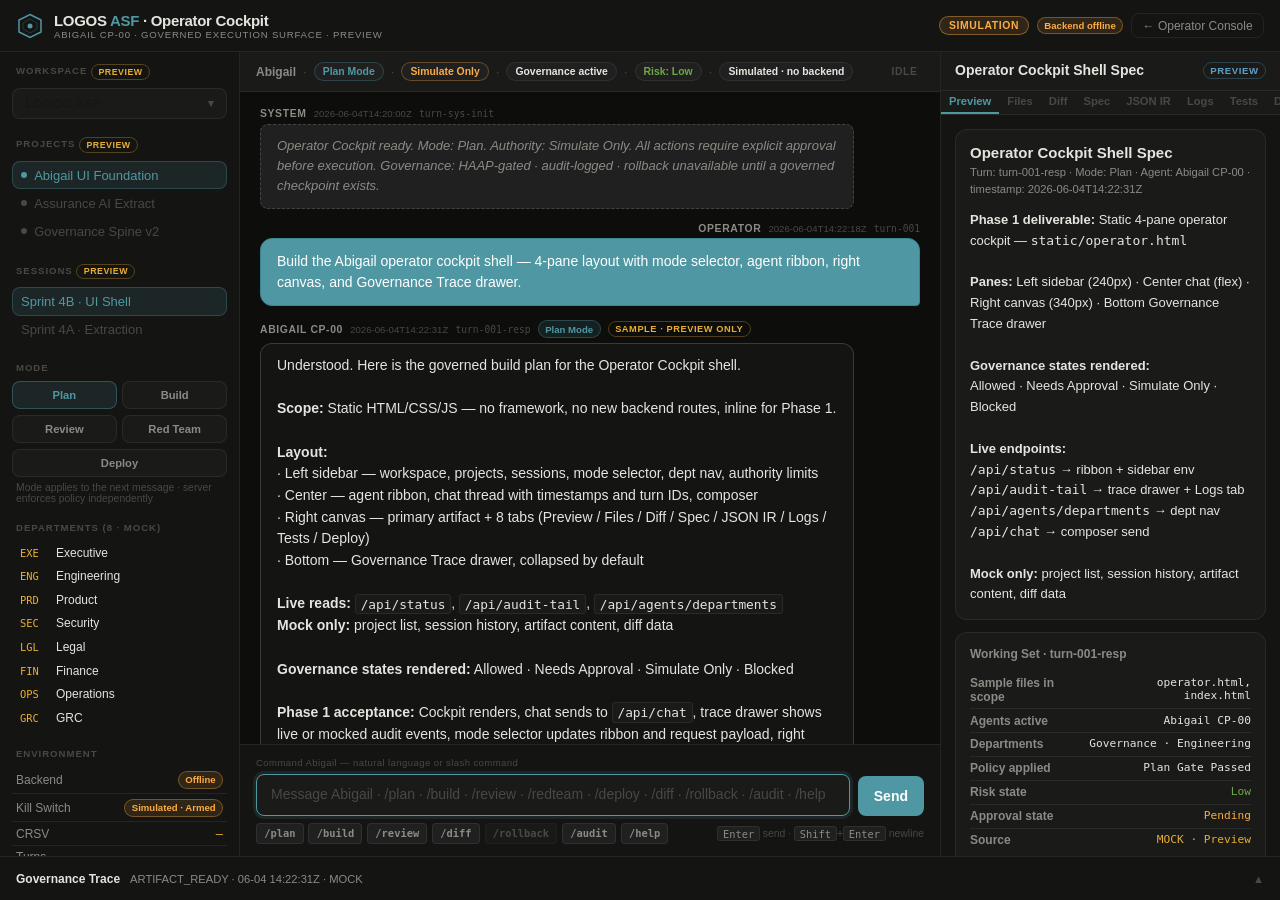
<file: static/operator.html>
<!DOCTYPE html>
<html lang="en" data-theme="dark">
<head>
<meta charset="utf-8">
<meta name="viewport" content="width=device-width, initial-scale=1.0">
<!-- SECURITY: CSP mirrors dashboard.html — same-origin scripts only, trusted font CDN only -->
<meta http-equiv="Content-Security-Policy" content="default-src 'self'; script-src 'self' 'unsafe-inline'; style-src 'self' 'unsafe-inline' https://api.fontshare.com; font-src https://api.fontshare.com https://cdn.fontshare.com; connect-src 'self' https://*.app.github.dev https://*.preview.app.github.dev http://localhost:7070 http://localhost:9090 http://127.0.0.1:7070; object-src 'none'; base-uri 'self'; frame-ancestors 'none';">
<title>Abigail Operator Cockpit — LOGOS Governance Systems</title>
<link href="https://api.fontshare.com/v2/css?f[]=satoshi@400,500,600,700&f[]=cabinet-grotesk@700,800,900&display=swap" rel="stylesheet">
<style>
/* ── DESIGN TOKENS (shared with dashboard.html) ── */
:root {
  --bg:#0d0d0b; --surface:#141412; --surface-2:#1a1a18; --surface-3:#202020;
  --border:rgba(255,255,255,0.07); --border-hi:rgba(255,255,255,0.16);
  --text:#e6e4de; --muted:#8c8a84; --faint:#4a4845;
  --primary:#4f98a3; --primary-h:#3a8390; --primary-glow:rgba(79,152,163,0.14);
  --gold:#e8af34; --gold-glow:rgba(232,175,52,0.12);
  --success:#6daa45; --success-glow:rgba(109,170,69,0.12);
  --error:#dd6974; --error-glow:rgba(221,105,116,0.12);
  --warning:#fdab43; --warning-glow:rgba(253,171,67,0.12);
  --info:#5f9ec4; --info-glow:rgba(95,158,196,0.12);
  --r-sm:4px; --r-md:8px; --r-lg:12px; --r-xl:16px; --r-pill:999px;
  --font-d:"Cabinet Grotesk",sans-serif;
  --font-b:"Satoshi",sans-serif;
  --font-m:ui-monospace,SFMono-Regular,Menlo,Monaco,Consolas,monospace;
  --ease:160ms cubic-bezier(0.16,1,0.3,1);
  --sidebar-w:240px; --canvas-w:340px;
  --header-h:52px; --ribbon-h:40px; --drawer-col:44px; --drawer-exp:280px;
}
*,*::before,*::after{box-sizing:border-box;margin:0;padding:0}
html{-webkit-font-smoothing:antialiased}
body{height:100dvh;overflow:hidden;display:flex;flex-direction:column;font-family:var(--font-b);font-size:14px;color:var(--text);background:var(--bg)}

/* ── HEADER ── */
.ck-header{flex-shrink:0;height:var(--header-h);display:flex;align-items:center;justify-content:space-between;gap:1rem;padding:0 1rem;background:var(--surface);border-bottom:1px solid var(--border);z-index:100}
.ck-brand{display:flex;align-items:center;gap:.625rem}
.ck-brand svg{width:28px;height:28px;flex-shrink:0}
.ck-brand-name{font-family:var(--font-d);font-size:.9375rem;font-weight:900;letter-spacing:-.02em}
.ck-brand-name em{color:var(--primary);font-style:normal}
.ck-brand-sub{font-size:.6rem;color:var(--muted);letter-spacing:.08em;text-transform:uppercase}
.ck-header-right{display:flex;align-items:center;gap:.5rem}
.ck-back{font-size:.75rem;color:var(--muted);text-decoration:none;border:1px solid var(--border);border-radius:var(--r-md);padding:.3rem .65rem;transition:all var(--ease)}
.ck-back:hover{color:var(--text);border-color:var(--border-hi)}

/* ── COCKPIT BODY ── */
.ck-body{flex:1;min-height:0;display:grid;grid-template-columns:var(--sidebar-w) 1fr var(--canvas-w)}

/* ── SIDEBAR ── */
.ck-sidebar{background:var(--surface);border-right:1px solid var(--border);display:flex;flex-direction:column;overflow:hidden}
.ck-sb-scroll{flex:1;overflow-y:auto;padding:.75rem;scrollbar-width:thin;scrollbar-color:var(--border-hi) transparent}
.ck-sb-scroll::-webkit-scrollbar{width:4px}
.ck-sb-scroll::-webkit-scrollbar-thumb{background:var(--border-hi);border-radius:2px}
.sb-sec{margin-bottom:1.125rem}
.sb-label{font-size:.6rem;font-weight:700;letter-spacing:.1em;text-transform:uppercase;color:var(--faint);margin-bottom:.5rem;padding:0 .25rem}
.ws-chip{display:flex;align-items:center;justify-content:space-between;background:var(--surface-2);border:1px solid var(--border);border-radius:var(--r-md);padding:.45rem .75rem;cursor:pointer;font-size:.8125rem;font-weight:600;transition:all var(--ease);width:100%}
.ws-chip:hover{border-color:var(--primary)}
.proj-item{display:flex;align-items:center;gap:.45rem;padding:.35rem .5rem;border-radius:var(--r-md);font-size:.8125rem;cursor:pointer;transition:all var(--ease);border:1px solid transparent}
.proj-item:hover{background:var(--surface-2)}
.proj-item.active{background:var(--primary-glow);border-color:rgba(79,152,163,.3);color:var(--primary)}
.proj-dot{width:6px;height:6px;border-radius:50%;background:var(--primary);flex-shrink:0}
.proj-dot.dim{background:var(--faint)}

/* ── MODE SELECTOR ── */
.mode-grid{display:grid;grid-template-columns:1fr 1fr;gap:.35rem}
.mode-btn{background:var(--surface-2);border:1px solid var(--border);border-radius:var(--r-md);padding:.45rem .5rem;font-family:var(--font-b);font-size:.7rem;font-weight:700;color:var(--muted);cursor:pointer;transition:all var(--ease);text-align:center}
.mode-btn:hover,.mode-btn.active{border-color:rgba(79,152,163,.4);color:var(--primary);background:var(--primary-glow)}
.mode-btn.deploy{grid-column:1/-1}
.mode-btn.redteam.active,.mode-btn.redteam:hover{border-color:rgba(221,105,116,.4);color:var(--error);background:var(--error-glow)}

/* ── ENV + AUTHORITY ── */
.env-row{display:flex;align-items:center;justify-content:space-between;font-size:.75rem;padding:.28rem .25rem;border-bottom:1px solid var(--border)}
.env-row:last-child{border-bottom:none}
.env-k{color:var(--muted)}
.auth-list{display:flex;flex-direction:column;gap:.2rem}
.auth-item{display:flex;align-items:center;gap:.4rem;font-size:.7rem;color:var(--muted);padding:.15rem .25rem}
.auth-ic{font-size:.6rem;width:13px;flex-shrink:0}
.auth-ic.gate{color:var(--warning)}
.auth-ic.block{color:var(--error)}
.dept-item{display:flex;align-items:center;gap:.5rem;font-size:.75rem;padding:.3rem .5rem;border-radius:var(--r-sm);cursor:pointer;transition:all var(--ease)}
.dept-item:hover{background:var(--surface-2)}
.dept-code{font-family:var(--font-m);font-size:.65rem;color:var(--gold);min-width:28px}

/* ── CENTER ── */
.ck-center{display:flex;flex-direction:column;min-height:0;overflow:hidden;background:var(--bg)}

/* ── AGENT RIBBON ── */
.agent-ribbon{flex-shrink:0;height:var(--ribbon-h);display:flex;align-items:center;gap:.45rem;padding:0 1rem;background:var(--surface-2);border-bottom:1px solid var(--border);font-size:.75rem;overflow-x:auto;scrollbar-width:none}
.agent-ribbon::-webkit-scrollbar{display:none}
.rb-label{color:var(--muted);font-weight:700;flex-shrink:0}
.rb-sep{color:var(--faint);flex-shrink:0}
.rb-chip{background:var(--surface-3);border:1px solid var(--border);border-radius:var(--r-pill);padding:.18rem .5rem;font-size:.65rem;font-weight:700;white-space:nowrap;flex-shrink:0}
.rb-chip.mode{color:var(--primary);border-color:rgba(79,152,163,.3)}
.rb-chip.sim{color:var(--warning);border-color:rgba(253,171,67,.3)}
.rb-chip.live{color:var(--success);border-color:rgba(109,170,69,.3)}
.rb-chip.risk-low{color:var(--success)}
.rb-chip.risk-med{color:var(--warning)}
.rb-chip.risk-hi{color:var(--error)}
.stream-state{font-size:.65rem;font-weight:700;letter-spacing:.06em;text-transform:uppercase;padding:.15rem .4rem;border-radius:var(--r-pill);margin-left:auto;flex-shrink:0}
.stream-state.idle{color:var(--faint)}
.stream-state.sending{color:var(--primary);background:var(--primary-glow)}
.stream-state.receiving{color:var(--success);background:var(--success-glow)}
.stream-state.interrupted{color:var(--warning);background:var(--warning-glow)}
.stream-state.failed{color:var(--error);background:var(--error-glow)}
.stream-state.complete{color:var(--faint)}

/* ── CHAT STREAM ── */
.ck-stream{flex:1;min-height:0;overflow-y:auto;padding:1rem 1.25rem;display:flex;flex-direction:column;gap:.875rem;scrollbar-width:thin;scrollbar-color:var(--border-hi) transparent}
.ck-stream::-webkit-scrollbar{width:6px}
.ck-stream::-webkit-scrollbar-thumb{background:var(--border-hi);border-radius:3px}

/* ── TURNS ── */
.turn{display:flex;flex-direction:column;gap:.3rem}
.turn.user{align-items:flex-end}
.turn.assistant,.turn.sys{align-items:flex-start;max-width:90%}
.turn-meta{display:flex;align-items:center;gap:.45rem;flex-wrap:wrap}
.turn-role{font-size:.65rem;font-weight:700;color:var(--muted);letter-spacing:.06em;text-transform:uppercase}
.turn-id{font-family:var(--font-m);font-size:.6rem;color:var(--faint)}
.turn-timestamp{font-size:.6rem;color:var(--faint)}
.turn-bubble{padding:.7rem 1rem;border-radius:var(--r-lg);font-size:.875rem;line-height:1.55;word-wrap:break-word}
.turn.user .turn-bubble{background:var(--primary);color:#fff;border:1px solid var(--primary-h);border-radius:var(--r-lg) var(--r-lg) var(--r-sm) var(--r-lg)}
.turn.assistant .turn-bubble{background:var(--surface);border:1px solid var(--border-hi);border-radius:var(--r-lg) var(--r-lg) var(--r-lg) var(--r-sm)}
.turn.sys .turn-bubble{background:var(--surface-3);border:1px dashed var(--border-hi);color:var(--muted);font-size:.8125rem;font-style:italic;border-radius:var(--r-md)}
.turn-why{font-size:.7rem;color:var(--muted);font-style:italic;padding:.2rem .5rem;border-left:2px solid var(--border-hi);margin-top:.2rem}
.turn-bubble code{background:var(--surface-2);border:1px solid var(--border);padding:.1rem .3rem;border-radius:3px;font-family:var(--font-m);font-size:.8rem}
.turn-bubble pre{background:var(--surface-2);border:1px solid var(--border);padding:.75rem;border-radius:var(--r-md);overflow-x:auto;margin:.5rem 0;font-family:var(--font-m);font-size:.8rem;line-height:1.4}

/* ── POLICY CHIPS ── */
.policy-row{display:flex;align-items:center;gap:.35rem;flex-wrap:wrap;margin-top:.35rem}
.pc{display:inline-flex;align-items:center;gap:.3rem;font-size:.65rem;font-weight:700;padding:.18rem .45rem;border-radius:var(--r-pill);border:1px solid}
.pc.allowed{color:var(--success);border-color:rgba(109,170,69,.4);background:var(--success-glow)}
.pc.needs-approval{color:var(--warning);border-color:rgba(253,171,67,.4);background:var(--warning-glow)}
.pc.simulate-only{color:var(--warning);border-color:rgba(253,171,67,.3);background:var(--warning-glow)}
.pc.blocked{color:var(--error);border-color:rgba(221,105,116,.4);background:var(--error-glow)}
.pc.info{color:var(--muted);border-color:var(--border);background:var(--surface-2)}

/* ── ACTION + TURN CONTROLS ── */
.action-row{display:flex;align-items:center;gap:.35rem;flex-wrap:wrap;margin-top:.45rem}
.ac{background:var(--surface-2);border:1px solid var(--border);border-radius:var(--r-md);padding:.28rem .6rem;font-family:var(--font-b);font-size:.7rem;font-weight:700;color:var(--muted);cursor:pointer;transition:all var(--ease)}
.ac:hover{border-color:var(--primary);color:var(--primary);background:var(--primary-glow)}
.ac.approve:hover{border-color:var(--success);color:var(--success);background:var(--success-glow)}
.ac.simulate:hover{border-color:var(--warning);color:var(--warning);background:var(--warning-glow)}
.ac.rollback:hover{border-color:var(--error);color:var(--error);background:var(--error-glow)}
.turn-controls{display:flex;align-items:center;gap:.35rem;margin-top:.35rem}
.tc{background:transparent;border:1px solid var(--border);border-radius:var(--r-sm);padding:.18rem .45rem;font-family:var(--font-b);font-size:.65rem;font-weight:600;color:var(--faint);cursor:pointer;transition:all var(--ease)}
.tc:hover{color:var(--muted);border-color:var(--border-hi)}

/* ── STREAM INDICATOR ── */
.stream-ind{display:none;align-items:center;gap:.5rem;font-size:.75rem;color:var(--muted);font-style:italic;padding:.5rem 0}
.stream-dots{display:flex;gap:.25rem}
.stream-dots span{width:5px;height:5px;border-radius:50%;background:var(--primary);animation:sdot 1.2s ease-in-out infinite}
.stream-dots span:nth-child(2){animation-delay:.2s}
.stream-dots span:nth-child(3){animation-delay:.4s}
@keyframes sdot{0%,80%,100%{opacity:.2;transform:scale(.8)}40%{opacity:1;transform:scale(1)}}

/* ── COMPOSER ── */
.ck-composer{flex-shrink:0;padding:.75rem 1rem;background:var(--surface);border-top:1px solid var(--border)}
.composer-label-text{display:block;font-size:.6rem;color:var(--faint);margin-bottom:.35rem;letter-spacing:.04em}
.composer-row{display:flex;gap:.5rem;align-items:flex-end}
.ck-input{flex:1;background:var(--surface-2);border:1px solid var(--border);border-radius:var(--r-md);padding:.6rem .875rem;color:var(--text);font-family:var(--font-b);font-size:.875rem;resize:none;min-height:40px;max-height:120px;line-height:1.5;transition:border-color var(--ease),box-shadow var(--ease)}
.ck-input:focus{outline:none;border-color:var(--primary);box-shadow:0 0 0 3px var(--primary-glow)}
.ck-input::placeholder{color:var(--faint)}
.ck-send{background:var(--primary);color:#fff;border:none;border-radius:var(--r-md);padding:.6rem 1rem;font-family:var(--font-b);font-size:.875rem;font-weight:700;cursor:pointer;transition:all var(--ease);min-height:40px;white-space:nowrap}
.ck-send:hover:not(:disabled){background:var(--primary-h)}
.ck-send:disabled{opacity:.5;cursor:not-allowed}
.composer-rail{display:flex;align-items:center;justify-content:space-between;gap:.5rem;margin-top:.45rem;flex-wrap:wrap}
.slash-chips{display:flex;gap:.3rem;flex-wrap:wrap}
.sc{background:var(--surface-3);border:1px solid var(--border);color:var(--muted);font-family:var(--font-m);font-size:.65rem;font-weight:700;padding:.22rem .45rem;border-radius:var(--r-sm);cursor:pointer;transition:all var(--ease)}
.sc:hover{border-color:var(--primary);color:var(--primary);background:var(--primary-glow)}
.sc:disabled,.sc[aria-disabled="true"]{opacity:.45;cursor:not-allowed}
.sc:disabled:hover,.sc[aria-disabled="true"]:hover{border-color:var(--border);color:var(--muted);background:transparent}
.composer-hint{font-size:.65rem;color:var(--faint)}
.composer-hint kbd{background:var(--surface-3);border:1px solid var(--border);border-radius:3px;padding:.05rem .3rem;font-family:var(--font-m);font-size:.65rem;color:var(--muted)}

/* ── RIGHT CANVAS ── */
.ck-canvas{background:var(--surface);border-left:1px solid var(--border);display:flex;flex-direction:column;overflow:hidden;min-height:0}
.canvas-hdr{flex-shrink:0;padding:.6rem .875rem;border-bottom:1px solid var(--border);background:var(--surface-2)}
.canvas-title{font-family:var(--font-d);font-size:.875rem;font-weight:800;margin-bottom:.15rem}
.src-badge{display:inline-flex;align-items:center;font-size:.6rem;font-weight:700;letter-spacing:.06em;text-transform:uppercase;padding:.12rem .4rem;border-radius:var(--r-pill);border:1px solid}
.src-badge.live{color:var(--success);border-color:rgba(109,170,69,.3)}
.src-badge.mock{color:var(--gold);border-color:rgba(232,175,52,.3)}
.src-badge.preview{color:var(--info);border-color:rgba(95,158,196,.3)}
.canvas-tabs{flex-shrink:0;display:flex;border-bottom:1px solid var(--border);background:var(--surface-2);overflow-x:auto;scrollbar-width:none}
.canvas-tabs::-webkit-scrollbar{display:none}
.ctab{background:transparent;border:none;border-bottom:2px solid transparent;padding:.3rem .5rem;font-family:var(--font-b);font-size:.7rem;font-weight:700;color:var(--faint);cursor:pointer;transition:all var(--ease);white-space:nowrap;flex-shrink:0}
.ctab:hover{color:var(--muted)}
.ctab.active{color:var(--primary);border-bottom-color:var(--primary)}
.ctab:focus-visible{outline:2px solid var(--primary);outline-offset:-2px}
.canvas-body{flex:1;min-height:0;overflow:hidden}
.cpanel{display:none;height:100%;overflow-y:auto;padding:.875rem;font-size:.8125rem;scrollbar-width:thin;scrollbar-color:var(--border-hi) transparent}
.cpanel.active{display:block}
.cpanel::-webkit-scrollbar{width:6px}
.cpanel::-webkit-scrollbar-thumb{background:var(--border-hi);border-radius:3px}
.art-card{background:var(--surface-2);border:1px solid var(--border);border-radius:var(--r-lg);padding:.875rem;margin-bottom:.75rem}
.art-title{font-family:var(--font-d);font-size:.9375rem;font-weight:800;margin-bottom:.2rem}
.art-meta{font-size:.7rem;color:var(--muted);margin-bottom:.75rem;line-height:1.5}
.art-body{font-size:.8125rem;color:var(--text);line-height:1.6}
.ws-row{display:flex;align-items:flex-start;justify-content:space-between;font-size:.75rem;padding:.28rem 0;border-bottom:1px solid var(--border)}
.ws-row:last-child{border-bottom:none}
.ws-k{color:var(--muted);font-weight:700;min-width:95px}
.ws-v{color:var(--text);text-align:right;font-family:var(--font-m);font-size:.7rem}
.ph-panel{display:flex;flex-direction:column;align-items:center;justify-content:center;height:100%;gap:.5rem;color:var(--faint);font-size:.8125rem;text-align:center;padding:2rem}
.ph-icon{font-size:1.75rem;opacity:.35}
.deploy-gate{background:var(--surface-2);border:1px solid var(--border);border-radius:var(--r-lg);padding:1.125rem;text-align:center}
.deploy-gate-title{font-family:var(--font-d);font-size:.875rem;font-weight:800;color:var(--muted);margin-bottom:.5rem}
.deploy-gate-body{font-size:.8125rem;color:var(--faint);line-height:1.6;text-align:left;margin-top:.5rem}
.deploy-locked{display:inline-flex;align-items:center;gap:.375rem;background:var(--surface-3);border:1px solid var(--border);border-radius:var(--r-md);padding:.6rem 1.25rem;color:var(--faint);font-family:var(--font-b);font-size:.875rem;font-weight:700;cursor:not-allowed;margin-top:.875rem}

/* ── TRACE DRAWER ── */
.ck-drawer{flex-shrink:0;background:var(--surface);border-top:1px solid var(--border);transition:height var(--ease)}
.ck-drawer.collapsed{height:var(--drawer-col);overflow:hidden}
.ck-drawer.expanded{height:var(--drawer-exp)}
.drawer-bar{height:var(--drawer-col);display:flex;align-items:center;justify-content:space-between;padding:0 1rem;cursor:pointer;user-select:none}
.drawer-bar:hover{background:var(--surface-2)}
.drawer-bar-l{display:flex;align-items:center;gap:.625rem}
.drawer-title-txt{font-family:var(--font-d);font-size:.75rem;font-weight:800}
.drawer-last{font-size:.7rem;color:var(--muted);overflow:hidden;text-overflow:ellipsis;white-space:nowrap;max-width:420px}
.drawer-arrow{font-size:.7rem;color:var(--faint);transition:transform var(--ease)}
.ck-drawer.expanded .drawer-arrow{transform:rotate(180deg)}
.drawer-body{height:calc(var(--drawer-exp) - var(--drawer-col));overflow-y:auto;padding:.5rem 1rem;scrollbar-width:thin;scrollbar-color:var(--border-hi) transparent}
.drawer-body::-webkit-scrollbar{width:6px}
.drawer-body::-webkit-scrollbar-thumb{background:var(--border-hi);border-radius:3px}
.trace-row{display:grid;grid-template-columns:120px 170px 1fr auto;gap:.5rem;padding:.3rem .2rem;border-bottom:1px solid var(--border);font-size:.7rem;align-items:center}
.trace-row:last-child{border-bottom:none}
.trace-ts{font-family:var(--font-m);color:var(--faint)}
.trace-type{font-weight:700;color:var(--primary)}
.trace-detail{color:var(--text);overflow:hidden;text-overflow:ellipsis;white-space:nowrap}
.badge{display:inline-flex;align-items:center;font-size:.6rem;font-weight:700;padding:.15rem .4rem;border-radius:var(--r-pill);border:1px solid}
.badge.green{color:var(--success);border-color:rgba(109,170,69,.35);background:var(--success-glow)}
.badge.yellow{color:var(--warning);border-color:rgba(253,171,67,.35);background:var(--warning-glow)}
.badge.red{color:var(--error);border-color:rgba(221,105,116,.35);background:var(--error-glow)}
.badge.teal{color:var(--primary);border-color:rgba(79,152,163,.35);background:var(--primary-glow)}
.badge.blue{color:var(--info);border-color:rgba(95,158,196,.35);background:var(--info-glow)}
.env-badge{font-size:.65rem;font-weight:700;padding:.2rem .55rem;border-radius:var(--r-pill);border:1px solid;letter-spacing:.06em;text-transform:uppercase}
.env-badge.local{color:var(--success);border-color:rgba(109,170,69,.4);background:var(--success-glow)}
.env-badge.sim{color:var(--warning);border-color:rgba(253,171,67,.4);background:var(--warning-glow)}

/* ── FOCUS ── */
:focus-visible{outline:2px solid var(--primary);outline-offset:2px}

/* ── RESPONSIVE ── */
@media(max-width:1100px){:root{--canvas-w:280px}}
@media(max-width:820px){.ck-canvas{display:none};.ck-body{grid-template-columns:var(--sidebar-w) 1fr}}
@media(max-width:600px){.ck-sidebar{display:none};.ck-body{grid-template-columns:1fr}}
</style>
</head>
<body>

<!-- ── HEADER ── -->
<header class="ck-header">
  <div class="ck-brand">
    <svg viewBox="0 0 28 28" fill="none" aria-hidden="true">
      <rect width="28" height="28" rx="7" fill="#141412"/>
      <polygon points="14,2.5 25,8 25,20 14,25.5 3,20 3,8" fill="none" stroke="#4f98a3" stroke-width="1.5"/>
      <polygon points="14,7 21,11 21,17 14,21 7,17 7,11" fill="none" stroke="#4f98a3" stroke-width=".7" opacity=".4"/>
      <circle cx="14" cy="14" r="2.5" fill="#4f98a3"/>
    </svg>
    <div>
      <div class="ck-brand-name">LOGOS <em>ASF</em> · Operator Cockpit</div>
      <div class="ck-brand-sub">Abigail CP-00 · Governed Execution Surface · Preview</div>
    </div>
  </div>
  <div class="ck-header-right">
    <span id="envBadge" class="env-badge sim">Simulation</span>
    <span id="ckStatus" class="badge blue">Connecting…</span>
    <a href="dashboard.html" class="ck-back">← Operator Console</a>
  </div>
</header>

<!-- ── COCKPIT BODY ── -->
<div class="ck-body">

  <!-- ── LEFT SIDEBAR ── -->
  <nav class="ck-sidebar" aria-label="Workspace navigation">
    <div class="ck-sb-scroll">

      <div class="sb-sec">
        <div class="sb-label">Workspace <span class="src-badge mock" style="font-size:.55rem;vertical-align:middle">PREVIEW</span></div>
        <button class="ws-chip" disabled aria-disabled="true" aria-label="Workspace preview — not yet interactive" title="Workspace switching is planned for Phase 3">
          LOGOS ASF <span style="color:var(--faint);font-size:.7rem">▾</span>
        </button>
      </div>

      <div class="sb-sec">
        <div class="sb-label">Projects <span class="src-badge mock" style="font-size:.55rem;vertical-align:middle">PREVIEW</span></div>
        <div class="proj-item active" aria-disabled="true" title="Project switching is planned for Phase 3">
          <span class="proj-dot"></span>Abigail UI Foundation
        </div>
        <div class="proj-item" aria-disabled="true" title="Project switching is planned for Phase 3">
          <span class="proj-dot dim"></span><span style="color:var(--faint)">Assurance AI Extract</span>
        </div>
        <div class="proj-item" aria-disabled="true" title="Project switching is planned for Phase 3">
          <span class="proj-dot dim"></span><span style="color:var(--faint)">Governance Spine v2</span>
        </div>
      </div>

      <div class="sb-sec">
        <div class="sb-label">Sessions <span class="src-badge mock" style="font-size:.55rem;vertical-align:middle">PREVIEW</span></div>
        <div class="proj-item active" aria-disabled="true" title="Session history is planned for Phase 3">Sprint 4B · UI Shell</div>
        <div class="proj-item" aria-disabled="true" title="Session history is planned for Phase 3">
          <span style="color:var(--faint)">Sprint 4A · Extraction</span>
        </div>
      </div>

      <div class="sb-sec">
        <div class="sb-label">Mode</div>
        <div class="mode-grid" role="group" aria-label="Execution mode">
          <button class="mode-btn active" data-mode="plan" aria-pressed="true" title="Sets mode for the next message · server enforces policy independently">Plan</button>
          <button class="mode-btn" data-mode="build" aria-pressed="false" title="Sets mode for the next message · server enforces policy independently">Build</button>
          <button class="mode-btn" data-mode="review" aria-pressed="false" title="Sets mode for the next message · server enforces policy independently">Review</button>
          <button class="mode-btn redteam" data-mode="redteam" aria-pressed="false" title="Sets mode for the next message · server enforces policy independently">Red Team</button>
          <button class="mode-btn deploy" data-mode="deploy" aria-pressed="false" title="Sets mode for the next message · server enforces policy independently">Deploy</button>
        </div>
        <div style="font-size:.65rem;color:var(--faint);padding:.3rem .25rem 0">Mode applies to the next message · server enforces policy independently</div>
      </div>

      <div class="sb-sec">
        <div class="sb-label">Departments <span id="deptCount" style="color:var(--faint)"></span></div>
        <div id="deptNav">
          <div style="font-size:.7rem;color:var(--faint);padding:.35rem .25rem">Loading…</div>
        </div>
      </div>

      <div class="sb-sec">
        <div class="sb-label">Environment</div>
        <div class="env-row"><span class="env-k">Backend</span><span id="sbBackend" class="badge blue">—</span></div>
        <div class="env-row"><span class="env-k">Kill Switch</span><span id="sbKs" class="badge green">Armed</span></div>
        <div class="env-row"><span class="env-k">CRSV</span><span id="sbCrsv" style="font-family:var(--font-m);font-size:.75rem;color:var(--gold)">—</span></div>
        <div class="env-row"><span class="env-k">Turns</span><span id="sbTurns" style="font-family:var(--font-m);font-size:.75rem">—</span></div>
      </div>

      <div class="sb-sec">
        <div class="sb-label">Authority Limits · Require Approval</div>
        <div style="font-size:.65rem;color:var(--faint);padding:.1rem .25rem .35rem">Policy display · enforcement occurs server-side</div>
        <div class="auth-list">
          <div class="auth-item"><span class="auth-ic gate">⚠</span>file write</div>
          <div class="auth-item"><span class="auth-ic gate">⚠</span>file delete</div>
          <div class="auth-item"><span class="auth-ic gate">⚠</span>shell/tool execution</div>
          <div class="auth-item"><span class="auth-ic block">✕</span>secret access</div>
          <div class="auth-item"><span class="auth-ic gate">⚠</span>dependency install</div>
          <div class="auth-item"><span class="auth-ic gate">⚠</span>git commit</div>
          <div class="auth-item"><span class="auth-ic block">✕</span>git push</div>
          <div class="auth-item"><span class="auth-ic block">✕</span>deployment</div>
          <div class="auth-item"><span class="auth-ic block">✕</span>kill-switch / e-brake</div>
          <div class="auth-item"><span class="auth-ic block">✕</span>external network action</div>
        </div>
      </div>

    </div>
  </nav>

  <!-- ── CENTER PANE ── -->
  <main class="ck-center">

    <!-- Agent Ribbon -->
    <div class="agent-ribbon" id="agentRibbon" aria-label="Active agent status">
      <span class="rb-label">Abigail</span>
      <span class="rb-sep">·</span>
      <span class="rb-chip mode" id="rbMode">Plan Mode</span>
      <span class="rb-sep">·</span>
      <span class="rb-chip sim" id="rbAuth">Simulate Only</span>
      <span class="rb-sep">·</span>
      <span class="rb-chip" id="rbDept">Governance active</span>
      <span class="rb-sep">·</span>
      <span class="rb-chip risk-low" id="rbRisk">Risk: Low</span>
      <span class="rb-sep">·</span>
      <span class="rb-chip" id="rbState">Awaiting input</span>
      <span class="stream-state idle" id="streamState">idle</span>
    </div>

    <!-- Chat Thread -->
    <div class="ck-stream" id="chatStream" role="log" aria-live="polite" aria-label="Conversation thread" aria-atomic="false">

      <!-- System init turn -->
      <div class="turn sys">
        <div class="turn-meta">
          <span class="turn-role">System</span>
          <span class="turn-timestamp">2026-06-04T14:20:00Z</span>
          <span class="turn-id">turn-sys-init</span>
        </div>
        <div class="turn-bubble">
          Operator Cockpit ready. Mode: Plan. Authority: Simulate Only.
          All actions require explicit approval before execution.
          Governance: HAAP-gated · audit-logged · rollback unavailable until a governed checkpoint exists.
        </div>
      </div>

      <!-- User turn 1 -->
      <div class="turn user">
        <div class="turn-meta">
          <span class="turn-role">Operator</span>
          <span class="turn-timestamp">2026-06-04T14:22:18Z</span>
          <span class="turn-id">turn-001</span>
        </div>
        <div class="turn-bubble">
          Build the Abigail operator cockpit shell — 4-pane layout with mode selector, agent ribbon, right canvas, and Governance Trace drawer.
        </div>
      </div>

      <!-- Assistant response turn 1 -->
      <div class="turn assistant" id="resp-001" data-sample="true">
        <div class="turn-meta">
          <span class="turn-role">Abigail CP-00</span>
          <span class="turn-timestamp">2026-06-04T14:22:31Z</span>
          <span class="turn-id">turn-001-resp</span>
          <span class="badge teal" style="font-size:.6rem">Plan Mode</span>
          <span class="src-badge mock" style="font-size:.58rem">SAMPLE · preview only</span>
        </div>
        <div class="turn-bubble">
          Understood. Here is the governed build plan for the Operator Cockpit shell.
          <br><br>
          <strong>Scope:</strong> Static HTML/CSS/JS — no framework, no new backend routes, inline for Phase 1.
          <br><br>
          <strong>Layout:</strong><br>
          · Left sidebar — workspace, projects, sessions, mode selector, dept nav, authority limits<br>
          · Center — agent ribbon, chat thread with timestamps and turn IDs, composer<br>
          · Right canvas — primary artifact + 8 tabs (Preview / Files / Diff / Spec / JSON IR / Logs / Tests / Deploy)<br>
          · Bottom — Governance Trace drawer, collapsed by default
          <br><br>
          <strong>Live reads:</strong> <code>/api/status</code>, <code>/api/audit-tail</code>, <code>/api/agents/departments</code><br>
          <strong>Mock only:</strong> project list, session history, artifact content, diff data
          <br><br>
          <strong>Governance states rendered:</strong> Allowed · Needs Approval · Simulate Only · Blocked
          <br><br>
          <strong>Phase 1 acceptance:</strong> Cockpit renders, chat sends to <code>/api/chat</code>, trace drawer shows live or mocked audit events, mode selector updates ribbon and request payload, right canvas shows artifact with correct tab structure.
          <br><br>
          This plan requires your approval before file writes proceed. Risk: Low. No destructive actions in scope.
        </div>
        <div class="turn-why">Why Abigail responded this way: routed to Governance + Engineering because this is a UI planning task. Policy gate passed. No file writes until explicitly approved.</div>
        <div class="policy-row">
          <span class="pc allowed" title="Policy: Allowed">✓ Allowed</span>
          <span class="pc info" title="Risk level">Risk: Low</span>
          <span class="pc simulate-only" title="Authority: Simulate Only">⊙ Simulate Only</span>
          <span class="pc info" title="Policy decision">Policy: Plan Gate Passed</span>
        </div>
        <div style="font-size:.65rem;color:var(--faint);padding:.2rem 0 .15rem">Preview controls — no backend requests are made by these buttons.</div>
        <div class="action-row">
          <button class="ac approve" onclick="handleChip('approve','resp-001')" title="Preview only — no backend approval was recorded. Approval wiring is planned for Phase 2.">✓ Approve</button>
          <button class="ac" onclick="handleChip('revise','resp-001')" title="Preview — describe what to change in your next message">✎ Revise</button>
          <button class="ac simulate" onclick="handleChip('simulate','resp-001')" title="Preview — sets local simulation context only">⊙ Simulate</button>
          <button class="ac" onclick="handleChip('run','resp-001')" title="Preview only — governed execution wiring is planned for Phase 2">▶ Run</button>
          <button class="ac" onclick="handleChip('diff','resp-001')" title="Preview — diff available after Build mode execution and approval">⊞ Diff</button>
          <button class="ac rollback" disabled aria-disabled="true" title="Preview — rollback unavailable until a governed checkpoint exists">↩ Rollback</button>
        </div>
        <div class="turn-controls">
          <button class="tc" onclick="handleBranch('resp-001')" title="Preview only — execution branching wires in Phase 3">⎇ Branch here</button>
          <button class="tc" onclick="handleRerun('resp-001')" title="Preview only — rerun wiring is planned for Phase 3">↺ Rerun from here</button>
        </div>
      </div>

      <!-- Streaming indicator — shown while chatBusy -->
      <div class="stream-ind" id="streamInd" aria-live="polite">
        <div class="stream-dots"><span></span><span></span><span></span></div>
        <span>Abigail is responding…</span>
      </div>

    </div>

    <!-- Composer -->
    <div class="ck-composer">
      <label class="composer-label-text" for="ckInput">Command Abigail — natural language or slash command</label>
      <div class="composer-row">
        <textarea id="ckInput" class="ck-input" rows="1"
          placeholder="Message Abigail · /plan · /build · /review · /redteam · /deploy · /diff · /rollback · /audit · /help"
          aria-label="Message Abigail"></textarea>
        <button id="ckSend" class="ck-send" aria-label="Send message">Send</button>
      </div>
      <div class="composer-rail">
        <div class="slash-chips" role="group" aria-label="Slash command shortcuts">
          <button class="sc" data-cmd="/plan">/plan</button>
          <button class="sc" data-cmd="/build">/build</button>
          <button class="sc" data-cmd="/review">/review</button>
          <button class="sc" data-cmd="/diff">/diff</button>
          <button class="sc" data-cmd="/rollback" disabled aria-disabled="true" title="Gated — rollback unavailable until a governed checkpoint exists">/rollback</button>
          <button class="sc" data-cmd="/audit">/audit</button>
          <button class="sc" data-cmd="/help">/help</button>
        </div>
        <span class="composer-hint"><kbd>Enter</kbd> send · <kbd>Shift</kbd>+<kbd>Enter</kbd> newline</span>
      </div>
    </div>

  </main>

  <!-- ── RIGHT CANVAS ── -->
  <aside class="ck-canvas" aria-label="Artifact and output canvas">
    <div class="canvas-hdr">
      <div style="display:flex;align-items:center;justify-content:space-between;gap:.5rem">
        <div class="canvas-title" id="canvasTitle">Operator Cockpit Shell Spec</div>
        <span class="src-badge mock" id="canvasSrc">MOCK</span>
      </div>
    </div>

    <div class="canvas-tabs" role="tablist" aria-label="Artifact views">
      <button class="ctab active" role="tab" aria-selected="true"  aria-controls="cp-preview" data-panel="preview"  id="ct-preview">Preview</button>
      <button class="ctab"        role="tab" aria-selected="false" aria-controls="cp-files"   data-panel="files"    id="ct-files">Files</button>
      <button class="ctab"        role="tab" aria-selected="false" aria-controls="cp-diff"    data-panel="diff"     id="ct-diff">Diff</button>
      <button class="ctab"        role="tab" aria-selected="false" aria-controls="cp-spec"    data-panel="spec"     id="ct-spec">Spec</button>
      <button class="ctab"        role="tab" aria-selected="false" aria-controls="cp-jsonir"  data-panel="jsonir"   id="ct-jsonir">JSON IR</button>
      <button class="ctab"        role="tab" aria-selected="false" aria-controls="cp-logs"    data-panel="logs"     id="ct-logs">Logs</button>
      <button class="ctab"        role="tab" aria-selected="false" aria-controls="cp-tests"   data-panel="tests"    id="ct-tests">Tests</button>
      <button class="ctab"        role="tab" aria-selected="false" aria-controls="cp-deploy"  data-panel="deploy"   id="ct-deploy">Deploy</button>
    </div>

    <div class="canvas-body">

      <!-- Preview -->
      <div class="cpanel active" role="tabpanel" id="cp-preview" aria-labelledby="ct-preview">
        <div class="art-card">
          <div class="art-title">Operator Cockpit Shell Spec</div>
          <div class="art-meta">Turn: turn-001-resp · Mode: Plan · Agent: Abigail CP-00 · timestamp: 2026-06-04T14:22:31Z</div>
          <div class="art-body">
            <p><strong>Phase 1 deliverable:</strong> Static 4-pane operator cockpit — <code>static/operator.html</code></p><br>
            <p><strong>Panes:</strong> Left sidebar (240px) · Center chat (flex) · Right canvas (340px) · Bottom Governance Trace drawer</p><br>
            <p><strong>Governance states rendered:</strong><br>Allowed · Needs Approval · Simulate Only · Blocked</p><br>
            <p><strong>Live endpoints:</strong><br>
              <code>/api/status</code> → ribbon + sidebar env<br>
              <code>/api/audit-tail</code> → trace drawer + Logs tab<br>
              <code>/api/agents/departments</code> → dept nav<br>
              <code>/api/chat</code> → composer send</p><br>
            <p><strong>Mock only:</strong> project list, session history, artifact content, diff data</p>
          </div>
        </div>
        <div class="art-card">
          <div style="font-size:.75rem;font-weight:700;color:var(--muted);margin-bottom:.625rem">Working Set · turn-001-resp</div>
          <div>
            <div class="ws-row"><span class="ws-k">Sample files in scope</span><span class="ws-v">operator.html, index.html</span></div>
            <div class="ws-row"><span class="ws-k">Agents active</span><span class="ws-v">Abigail CP-00</span></div>
            <div class="ws-row"><span class="ws-k">Departments</span><span class="ws-v">Governance · Engineering</span></div>
            <div class="ws-row"><span class="ws-k">Policy applied</span><span class="ws-v">Plan Gate Passed</span></div>
            <div class="ws-row"><span class="ws-k">Risk state</span><span class="ws-v" style="color:var(--success)">Low</span></div>
            <div class="ws-row"><span class="ws-k">Approval state</span><span class="ws-v" style="color:var(--warning)">Pending</span></div>
            <div class="ws-row"><span class="ws-k">Source</span><span class="ws-v" style="color:var(--gold)">MOCK · Preview</span></div>
          </div>
        </div>
      </div>

      <!-- Files -->
      <div class="cpanel" role="tabpanel" id="cp-files" aria-labelledby="ct-files">
        <div class="art-card">
          <div class="art-title">File Tree</div>
          <div class="art-meta" style="color:var(--gold)">MOCK — no repo read in Plan mode. Repo read requires Build mode + approval.</div>
          <div style="font-family:var(--font-m);font-size:.75rem;line-height:2;margin-top:.5rem">
            <div style="color:var(--muted)">logos-asf/</div>
            <div style="padding-left:1rem;color:var(--muted)">static/</div>
            <div style="padding-left:2rem;color:var(--primary)">operator.html <span style="color:var(--success)">← new</span></div>
            <div style="padding-left:2rem;color:var(--gold)">index.html <span style="color:var(--warning)">← modified</span></div>
            <div style="padding-left:2rem;color:var(--muted)">dashboard.html</div>
            <div style="padding-left:1rem;color:var(--muted)">abigail/</div>
            <div style="padding-left:2rem;color:var(--muted)">abigail_hardened_enhanced.py</div>
          </div>
        </div>
      </div>

      <!-- Diff -->
      <div class="cpanel" role="tabpanel" id="cp-diff" aria-labelledby="ct-diff">
        <div class="ph-panel">
          <div class="ph-icon">⊞</div>
          <div>Diff viewer</div>
          <div style="font-size:.75rem;color:var(--faint);margin-top:.25rem">Available after Build mode execution and operator approval.</div>
        </div>
      </div>

      <!-- Spec -->
      <div class="cpanel" role="tabpanel" id="cp-spec" aria-labelledby="ct-spec">
        <div class="art-card">
          <div class="art-title">Sprint 4B Spec</div>
          <div class="art-meta">Source: Abigail UI Comprehensive Product Plan · Section 24 (MVP Build Sequence)</div>
          <div class="art-body" style="font-size:.775rem;line-height:1.7">
            <strong>Phase 1 — Static Operator Shell</strong><br>
            Build 4-pane layout, mock project sidebar, mock chat thread, mock right canvas, mock Governance Trace drawer, mock agent ribbon. Goal: prove the product visually.<br><br>
            <strong>Phase 2 — Basic Chat Wiring</strong><br>
            Composer sends prompt, backend returns response, UI shows response, trace drawer records event, mode selector affects payload. Goal: prove interaction loop.<br><br>
            <strong>Phase 3 — Project Context</strong><br>
            Project selector, project metadata, active project state, session history, attached files. Goal: make Abigail project-centric.
          </div>
        </div>
      </div>

      <!-- JSON IR -->
      <div class="cpanel" role="tabpanel" id="cp-jsonir" aria-labelledby="ct-jsonir">
        <div class="art-card">
          <div class="art-title">JSON IR Task Plan</div>
          <div class="art-meta" style="color:var(--gold)">MOCK · Plan mode — no execution has occurred</div>
          <pre style="font-family:var(--font-m);font-size:.7rem;line-height:1.6;color:var(--text);white-space:pre-wrap;word-break:break-word;margin-top:.5rem">{
  "ir_version": "LOGOS-IR/4.2",
  "sprint": "Sprint 4B",
  "task_group": "operator_cockpit_static_shell",
  "mode": "PLAN",
  "tasks": [
    {
      "id": "S4B-T003",
      "type": "create_operator_static_shell",
      "target": "static/operator.html",
      "status": "pending_approval"
    },
    {
      "id": "S4B-T004",
      "type": "add_operator_nav_link",
      "target": "static/index.html",
      "status": "pending_approval"
    }
  ],
  "approval_required": true,
  "risk": "low",
  "policy": "plan_gate_passed"
}</pre>
        </div>
      </div>

      <!-- Logs -->
      <div class="cpanel" role="tabpanel" id="cp-logs" aria-labelledby="ct-logs">
        <div class="art-card">
          <div class="art-title">Audit Tail</div>
          <div class="art-meta" id="logsSrc">Source: loading…</div>
          <div id="logsBody" style="font-family:var(--font-m);font-size:.7rem;line-height:1.6;margin-top:.5rem">
            Loading…
          </div>
        </div>
      </div>

      <!-- Tests -->
      <div class="cpanel" role="tabpanel" id="cp-tests" aria-labelledby="ct-tests">
        <div class="ph-panel">
          <div class="ph-icon">✓</div>
          <div>Test Runner</div>
          <div style="font-size:.75rem;color:var(--faint);margin-top:.25rem">No test run yet. Tests execute in Build or Review mode after operator approval.</div>
        </div>
      </div>

      <!-- Deploy -->
      <div class="cpanel" role="tabpanel" id="cp-deploy" aria-labelledby="ct-deploy">
        <div class="deploy-gate">
          <div class="deploy-gate-title">🔒 Deploy Gate</div>
          <div style="font-size:.8125rem;color:var(--muted);margin-top:.25rem">
            <strong>deployment</strong> is a gated action requiring explicit approval.
          </div>
          <div class="deploy-gate-body">
            Before a deployment can proceed, all of the following must be satisfied:<br><br>
            □ Build completed and artifact verified<br>
            □ Tests passed<br>
            □ Security check completed<br>
            □ Dependency attestation recorded<br>
            □ Rollback plan documented<br>
            □ Approval recorded in audit log<br>
            □ Target environment confirmed<br>
            □ Production access requires separate escalation approval
          </div>
          <div style="margin-top:.875rem">
            <div class="deploy-locked" aria-disabled="true" role="button" tabindex="-1">
              🔒 Deploy · Locked — approval required
            </div>
          </div>
        </div>
      </div>

    </div>
  </aside>

</div><!-- end .ck-body -->

<!-- ── GOVERNANCE TRACE DRAWER ── -->
<footer class="ck-drawer collapsed" id="traceDrawer" role="complementary" aria-label="Governance Trace">
  <div class="drawer-bar" onclick="toggleDrawer()" role="button" tabindex="0"
       onkeydown="if(event.key==='Enter'||event.key===' '){event.preventDefault();toggleDrawer()}"
       aria-expanded="false" id="drawerBarBtn">
    <div class="drawer-bar-l">
      <span class="drawer-title-txt">Governance Trace</span>
      <span class="drawer-last" id="drawerLast">—</span>
    </div>
    <span class="drawer-arrow" aria-hidden="true">▲</span>
  </div>
  <div class="drawer-body" id="drawerBody" aria-live="polite">
    <!-- populated by JS -->
  </div>
</footer>

<script>
'use strict';

/* ── GOVERNED STATE ── */
const ck = {
  mode: 'plan',
  chatBusy: false,
  drawerOpen: false,
  streamState: 'idle',
  activePanel: 'preview',
  logsIsMock: true,
  mockTrace: [
    { ts:'2026-06-04T14:22:18Z', type:'INTENT_RECEIVED',   detail:'User: build operator cockpit shell', policy:'Allowed' },
    { ts:'2026-06-04T14:22:19Z', type:'POLICY_ALLOWED',    detail:'Plan Gate passed · no file writes in scope', policy:'Allowed' },
    { ts:'2026-06-04T14:22:20Z', type:'AGENT_ROUTED',      detail:'Governance + Engineering departments activated', policy:'Allowed' },
    { ts:'2026-06-04T14:22:31Z', type:'ARTIFACT_READY',    detail:'Operator Cockpit Shell Spec produced · turn-001-resp', policy:'Allowed' }
  ]
};

/* ── API RESOLVER (mirrors dashboard.html) ── */
function abigailApiBase() {
  const saved = localStorage.getItem('ABIGAIL_API_BASE');
  if (saved) return saved.replace(/\/$/, '');
  if (location.hostname === 'localhost' || location.hostname === '127.0.0.1' ||
      location.hostname.endsWith('.app.github.dev'))
    return `${location.protocol}//${location.hostname}${location.port ? ':'+location.port : ''}`;
  if (location.hostname.endsWith('github.io')) {
    const url = prompt('Abigail backend URL not set.\n\nEnter backend URL:', 'http://localhost:7070');
    if (url) { localStorage.setItem('ABIGAIL_API_BASE', url.replace(/\/$/,'')); return url.replace(/\/$/,''); }
  }
  return 'http://localhost:7070';
}
function apiUrl(path) { return `${abigailApiBase()}${path}`; }

// Per-conversation session id (Gate 0, GovMem convergence). Backend keys
// governance accumulation off X-Session-ID, falling back to remote_addr
// when absent. In-memory only — not persisted across reloads.
const CHAT_SESSION_ID = (function () {
  try {
    return crypto.randomUUID();
  } catch (e) {
    return "sess-" + Date.now().toString(36) + "-" + Math.random().toString(36).slice(2);
  }
})();

/* ── SECURITY: HTML escape ── */
function esc(s) {
  return String(s ?? '').replace(/[&<>"']/g, c =>
    ({'&':'&amp;','<':'&lt;','>':'&gt;','"':'&quot;',"'":'&#39;'})[c]);
}

/* ── SECURITY: XSS-safe markdown bubble (matches dashboard.html) ── */
function renderBubble(text) {
  let s = esc(text);
  s = s.replace(/```([a-zA-Z0-9]*)\n?([\s\S]*?)```/g,
    (_, lang, body) => `<pre><code>${body.replace(/^\n+|\n+$/g,'')}</code></pre>`);
  s = s.replace(/`([^`\n]+?)`/g, (_,b) => `<code>${b}</code>`);
  return s;
}

/* ── STREAM STATE ── */
function setStreamState(s) {
  ck.streamState = s;
  const el = document.getElementById('streamState');
  if (el) { el.className = `stream-state ${s}`; el.textContent = s; }
  const ind = document.getElementById('streamInd');
  if (ind) ind.style.display = (s === 'receiving' || s === 'sending') ? 'flex' : 'none';
}

/* ── LIVE: /api/status ── */
async function fetchStatus() {
  try {
    const r = await fetch(apiUrl('/api/status'));
    if (!r.ok) throw new Error(`HTTP ${r.status}`);
    applyStatus(await r.json());
  } catch { applyStatus(null); }
}

function applyStatus(d) {
  const envBadge   = document.getElementById('envBadge');
  const ckStatus   = document.getElementById('ckStatus');
  const sbBackend  = document.getElementById('sbBackend');
  const sbKs       = document.getElementById('sbKs');
  const sbCrsv     = document.getElementById('sbCrsv');
  const sbTurns    = document.getElementById('sbTurns');
  const rbState    = document.getElementById('rbState');
  const rbAuth     = document.getElementById('rbAuth');

  if (!d || d.error) {
    if (envBadge) { envBadge.className = 'env-badge sim'; envBadge.textContent = 'Simulation'; }
    if (ckStatus) { ckStatus.className = 'badge yellow'; ckStatus.textContent = 'Backend offline'; }
    if (sbBackend){ sbBackend.className = 'badge yellow'; sbBackend.textContent = 'Offline'; }
    if (sbKs)     { sbKs.className = 'badge yellow'; sbKs.textContent = 'Simulated · Armed'; }
    if (rbState)  rbState.textContent = 'Simulated · no backend';
    if (rbAuth)   { rbAuth.className = 'rb-chip sim'; rbAuth.textContent = 'Simulate Only'; }
    return;
  }
  if (envBadge) { envBadge.className = 'env-badge local'; envBadge.textContent = 'Local · Live'; }
  if (ckStatus) { ckStatus.className = 'badge green'; ckStatus.textContent = `${d.backend} · Live`; }
  if (sbBackend){ sbBackend.className = 'badge green'; sbBackend.textContent = d.backend || 'Connected'; }
  if (sbKs)     { sbKs.className = d.kill_switch ? 'badge red' : 'badge green'; sbKs.textContent = d.kill_switch ? 'ACTIVE' : 'Armed'; }
  if (sbCrsv)   sbCrsv.textContent = typeof d.crsv === 'number' ? d.crsv.toFixed(1) : (d.crsv || '—');
  if (sbTurns)  sbTurns.textContent = d.turns ?? '—';
  if (rbState)  rbState.textContent = d.kill_switch ? 'Kill Switch Active' : 'Live · Ready';
  if (rbAuth)   { rbAuth.className = 'rb-chip live'; rbAuth.textContent = 'Live · HAAP-gated'; }
}

/* ── LIVE: /api/audit-tail ── */
async function fetchAuditTail() {
  try {
    const token = sessionStorage.getItem('ABIGAIL_ADMIN_TOKEN') || '';
    const r = await fetch(apiUrl('/api/audit-tail?n=20'), {
      headers: token ? { 'Authorization': `Bearer ${token}` } : {}
    });
    if (!r.ok) throw new Error(`HTTP ${r.status}`);
    const d = await r.json();
    const entries = Array.isArray(d.entries) ? d.entries : (Array.isArray(d.events) ? d.events : []);
    renderTrace(entries, false);
    renderLogsTab(entries, false);
  } catch {
    renderTrace(ck.mockTrace, true);
    renderLogsTab(null, true);
  }
}

/* ── LIVE: /api/agents/departments ── */
async function fetchDepartments() {
  try {
    const r = await fetch(apiUrl('/api/agents/departments'));
    if (!r.ok) throw new Error(`HTTP ${r.status}`);
    renderDeptNav(await r.json(), false);
  } catch {
    renderDeptNav(null, true);
  }
}

/* ── RENDER: Dept Nav ── */
const MOCK_DEPTS = [
  {code:'EXE',name:'Executive'},{code:'ENG',name:'Engineering'},{code:'PRD',name:'Product'},
  {code:'SEC',name:'Security'}, {code:'LGL',name:'Legal'},      {code:'FIN',name:'Finance'},
  {code:'OPS',name:'Operations'},{code:'GRC',name:'GRC'}
];
function renderDeptNav(data, isMock) {
  const el    = document.getElementById('deptNav');
  const cntEl = document.getElementById('deptCount');
  const depts = (isMock || !Array.isArray(data)) ? MOCK_DEPTS : data;
  if (cntEl) cntEl.textContent = `(${depts.length}${isMock?' · mock':' · live'})`;
  if (!el) return;
  el.innerHTML = depts.slice(0,10).map(d =>
    `<div class="dept-item" tabindex="0" role="button" aria-label="${esc(d.name||d.code)}">
       <span class="dept-code">${esc(d.code||'')}</span>
       <span style="font-size:.75rem">${esc(d.name||d.code||'')}</span>
     </div>`
  ).join('');
}

/* ── RENDER: Trace Drawer ── */
function fmtTs(iso) {
  if (!iso) return '—';
  try { return new Date(iso).toISOString().replace('T',' ').slice(5,19)+'Z'; } catch { return String(iso); }
}
function policyBadge(p) {
  const map = {'Allowed':'teal','Needs Approval':'yellow','Simulate Only':'yellow','Blocked':'red'};
  const cls = map[p] || 'blue';
  return p ? `<span class="badge ${cls}" style="font-size:.58rem">${esc(p)}</span>` : '';
}

function renderTrace(events, isMock) {
  const body    = document.getElementById('drawerBody');
  const lastEl  = document.getElementById('drawerLast');
  if (!body) return;
  const rows = (events||ck.mockTrace).slice().reverse().slice(0,30);
  if (rows.length && lastEl) {
    const l = rows[0];
    lastEl.textContent = `${l.type||l.event_type||'—'} · ${fmtTs(l.ts)}${isMock?' · MOCK':' · LIVE'}`;
  }
  body.innerHTML =
    (isMock
      ? `<div style="font-size:.65rem;color:var(--warning);padding:.2rem;margin-bottom:.35rem">⚠ Simulated trace — backend offline or audit-tail unavailable</div>`
      : `<div style="font-size:.65rem;color:var(--success);padding:.2rem;margin-bottom:.35rem">● Live events from /api/audit-tail</div>`)
    + rows.map(e => {
        const type   = esc(e.event_type || e.type || '—');
        const detail = esc(String(e.detail || (e.data ? JSON.stringify(e.data).slice(0,60) : '—')));
        return `<div class="trace-row">
          <span class="trace-ts">${esc(fmtTs(e.ts))}</span>
          <span class="trace-type">${type}</span>
          <span class="trace-detail" title="${detail}">${detail.slice(0,55)}</span>
          <span>${policyBadge(e.policy||'')}</span>
        </div>`;
      }).join('');
}

/* ── RENDER: Logs Tab ── */
function renderLogsTab(entries, isMock) {
  const el    = document.getElementById('logsBody');
  const srcEl = document.getElementById('logsSrc');
  if (!el) return;
  if (srcEl) srcEl.textContent = isMock ? 'Source: MOCK — backend offline' : 'Source: LIVE — /api/audit-tail';
  ck.logsIsMock = isMock;
  applyCanvasSrc(ck.activePanel);
  const rows = (entries||ck.mockTrace).slice(-12).reverse();
  el.innerHTML = rows.map(e => {
    const type   = esc(e.event_type||e.type||'—');
    const detail = esc(String(e.detail||(e.data ? JSON.stringify(e.data).slice(0,100) : '—')));
    return `<div style="display:flex;gap:.5rem;padding:.25rem 0;border-bottom:1px solid var(--border);align-items:baseline">
      <span style="color:var(--faint);min-width:105px;flex-shrink:0">${esc(fmtTs(e.ts))}</span>
      <span style="color:var(--primary);font-weight:700;min-width:145px;flex-shrink:0">${type}</span>
      <span style="color:var(--text)">${detail}</span>
    </div>`;
  }).join('') || `<div style="color:var(--faint);padding:.5rem">No events</div>`;
}

/* ── DRAWER ── */
function toggleDrawer() {
  ck.drawerOpen = !ck.drawerOpen;
  const drawer = document.getElementById('traceDrawer');
  const btn    = document.getElementById('drawerBarBtn');
  if (drawer) drawer.className = `ck-drawer ${ck.drawerOpen ? 'expanded' : 'collapsed'}`;
  if (btn)    btn.setAttribute('aria-expanded', String(ck.drawerOpen));
}

/* ── CANVAS SOURCE BADGE ── */
function applyCanvasSrc(panelId) {
  const el = document.getElementById('canvasSrc');
  if (!el) return;
  const map = {
    'preview': { cls: 'src-badge preview', text: 'PREVIEW' },
    'files':   { cls: 'src-badge mock',    text: 'MOCK'    },
    'diff':    { cls: 'src-badge mock',    text: 'GATED'   },
    'spec':    { cls: 'src-badge preview', text: 'PREVIEW' },
    'jsonir':  { cls: 'src-badge mock',    text: 'MOCK'    },
    'logs':    ck.logsIsMock ? { cls: 'src-badge mock', text: 'MOCK' } : { cls: 'src-badge live', text: 'LIVE' },
    'tests':   { cls: 'src-badge mock',    text: 'GATED'   },
    'deploy':  { cls: 'src-badge mock',    text: 'GATED'   },
  };
  const s = map[panelId] || { cls: 'src-badge mock', text: 'MOCK' };
  el.className = s.cls;
  el.textContent = s.text;
}

/* ── CANVAS TABS ── */
function switchCanvasTab(panelId) {
  document.querySelectorAll('.ctab').forEach(t => {
    const on = t.dataset.panel === panelId;
    t.classList.toggle('active', on);
    t.setAttribute('aria-selected', String(on));
  });
  document.querySelectorAll('.cpanel').forEach(p =>
    p.classList.toggle('active', p.id === `cp-${panelId}`)
  );
  ck.activePanel = panelId;
  applyCanvasSrc(panelId);
}

/* ── MODE SELECTOR ── */
function initModeSelector() {
  const modeLabels = { plan:'Plan Mode', build:'Build Mode', review:'Review Mode', redteam:'Red Team Mode', deploy:'Deploy Mode' };
  document.querySelectorAll('.mode-btn').forEach(btn => {
    btn.addEventListener('click', () => {
      document.querySelectorAll('.mode-btn').forEach(b => { b.classList.remove('active'); b.setAttribute('aria-pressed','false'); });
      btn.classList.add('active');
      btn.setAttribute('aria-pressed','true');
      ck.mode = btn.dataset.mode;
      const rbMode = document.getElementById('rbMode');
      if (rbMode) rbMode.textContent = modeLabels[ck.mode] || ck.mode;
    });
  });
}

/* ── ACTION CHIPS ── */
function handleChip(action, turnId) {
  const msgs = {
    approve:  `✓ Approve clicked for ${esc(turnId)}. Preview only — no backend approval was recorded. Approval wiring is planned for Phase 2.`,
    revise:   `✎ Revision requested for ${esc(turnId)}. Describe what to change.`,
    simulate: `⊙ Preview only — simulation mode was not changed or recorded. Select a mode for the next message; server policy remains authoritative.`,
    run:      `▶ Run requested for ${esc(turnId)}. Run requires Build mode and an explicit approval gate. Current mode: ${esc(ck.mode)}.`,
    diff:     `⊞ Diff requested. No file changes have been written yet — diff available after Build execution and approval.`,
    rollback: `↩ Rollback requested for ${esc(turnId)}. No commits have been made in this session — nothing to roll back.`
  };
  appendSysMsg(msgs[action] || `Action: ${esc(action)}`);
}

function handleBranch(turnId) {
  appendSysMsg(`⎇ Branch created from ${esc(turnId)}. Type an alternate prompt to explore a different direction. (Phase 1 preview — full execution branching wires in Phase 3.)`);
}
function handleRerun(turnId) {
  appendSysMsg(`↺ Rerun from ${esc(turnId)} requested. (Phase 1 preview — rerun with repo-aware build loop wires in Phase 3.)`);
}

function appendSysMsg(html) {
  const stream = document.getElementById('chatStream');
  const ind    = document.getElementById('streamInd');
  if (!stream) return;
  const el = document.createElement('div');
  el.className = 'turn sys';
  el.innerHTML = `
    <div class="turn-meta">
      <span class="turn-role">System</span>
      <span class="turn-timestamp">${esc(new Date().toISOString())}</span>
    </div>
    <div class="turn-bubble">${html}</div>`;
  stream.insertBefore(el, ind);
  stream.scrollTop = stream.scrollHeight;
}

/* ── CHAT SEND ── */
async function sendChat(text) {
  if (ck.chatBusy || !text.trim()) return;
  ck.chatBusy = true;
  const inputEl = document.getElementById('ckInput');
  const sendBtn = document.getElementById('ckSend');
  if (inputEl) { inputEl.disabled = true; inputEl.value = ''; inputEl.style.height = 'auto'; }
  if (sendBtn) sendBtn.disabled = true;

  /* user bubble */
  appendTurn('user', esc(text), null, null, null);
  setStreamState('sending');

  try {
    setStreamState('receiving');
    const r = await fetch(apiUrl('/api/chat'), {
      method: 'POST',
      headers: { 'Content-Type':'application/json', 'Accept':'application/json', 'X-Session-ID': CHAT_SESSION_ID },
      body: JSON.stringify({ message: text, mode: ck.mode })
    });
    if (!r.ok) throw new Error(`HTTP ${r.status} ${r.statusText}`);
    const d = await r.json();
    setStreamState('complete');

    const whyText = `Why Abigail responded: mode=${d.mode||ck.mode} · DRS=${d.drs||'—'} · CRSV=${d.crsv||'—'}${d.drift?' · ⚠ Drift: '+d.drift:''}`;
    const policyState = d.ok ? 'allowed' : 'blocked';
    const policyLabel = d.ok ? 'Allowed' : 'Blocked';
    const riskLevel   = (d.drs > 70) ? 'High' : (d.drs > 40) ? 'Medium' : 'Low';
    appendTurn('assistant', renderBubble(d.text || '(no response)'), whyText, policyState, policyLabel, riskLevel, d.mode||ck.mode);
    fetchAuditTail();

  } catch(e) {
    setStreamState('failed');
    appendTurn('assistant',
      `<span style="color:var(--error)">⚠ ${esc(String(e))} — backend may be offline. Operating in simulation mode.</span>`,
      null, null, null);
  } finally {
    ck.chatBusy = false;
    if (inputEl) { inputEl.disabled = false; setTimeout(() => inputEl.focus(), 30); }
    if (sendBtn) sendBtn.disabled = false;
    setTimeout(() => setStreamState('idle'), 1500);
  }
}

function appendTurn(role, html, whyText, policyState, policyLabel, riskLevel, modeLabel) {
  const stream = document.getElementById('chatStream');
  const ind    = document.getElementById('streamInd');
  if (!stream) return;
  const now   = new Date().toISOString();
  const tId   = `turn-${Date.now().toString(36)}`;
  const isUser = role === 'user';
  const el = document.createElement('div');
  el.className = `turn ${role}`;
  el.id = tId;
  let inner = `
    <div class="turn-meta">
      <span class="turn-role">${isUser ? 'Operator' : 'Abigail CP-00'}</span>
      <span class="turn-timestamp">${esc(now)}</span>
      <span class="turn-id">${esc(tId)}</span>
    </div>
    <div class="turn-bubble">${html}</div>`;
  if (whyText) inner += `<div class="turn-why">${esc(whyText)}</div>`;
  if (policyState) {
    inner += `<div class="policy-row">
      <span class="pc ${policyState}" title="Policy: ${esc(policyLabel)}">${policyLabel==='Allowed'?'✓':'✕'} ${esc(policyLabel)}</span>
      <span class="pc info">Risk: ${esc(riskLevel||'—')}</span>
      <span class="pc simulate-only">Mode: ${esc(modeLabel||ck.mode)}</span>
    </div>
    <div style="font-size:.65rem;color:var(--faint);padding:.2rem 0 .15rem">Preview controls — no backend requests are made by these buttons.</div>
    <div class="action-row">
      <button class="ac approve"  onclick="handleChip('approve','${esc(tId)}')"  title="Preview only — no backend approval was recorded. Approval wiring is planned for Phase 2.">✓ Approve</button>
      <button class="ac"          onclick="handleChip('revise','${esc(tId)}')"   title="Preview — describe what to change in your next message">✎ Revise</button>
      <button class="ac simulate" onclick="handleChip('simulate','${esc(tId)}')" title="Preview — sets local simulation context only">⊙ Simulate</button>
      <button class="ac"          onclick="handleChip('diff','${esc(tId)}')"     title="Preview — diff available after Build mode execution and approval">⊞ Diff</button>
      <button class="ac rollback" disabled aria-disabled="true" title="Preview — rollback unavailable until a governed checkpoint exists">↩ Rollback</button>
    </div>
    <div class="turn-controls">
      <button class="tc" onclick="handleBranch('${esc(tId)}')" title="Preview only — execution branching wires in Phase 3">⎇ Branch here</button>
      <button class="tc" onclick="handleRerun('${esc(tId)}')"  title="Preview only — rerun wiring is planned for Phase 3">↺ Rerun from here</button>
    </div>`;
  }
  el.innerHTML = inner;
  stream.insertBefore(el, ind);
  stream.scrollTop = stream.scrollHeight;
  return el;
}

/* ── COMPOSER ── */
function initComposer() {
  const input = document.getElementById('ckInput');
  const btn   = document.getElementById('ckSend');
  if (!input || !btn) return;
  input.addEventListener('input', () => {
    input.style.height = 'auto';
    input.style.height = Math.min(input.scrollHeight, 120) + 'px';
  });
  input.addEventListener('keydown', e => {
    if (e.key === 'Enter' && !e.shiftKey) { e.preventDefault(); sendChat(input.value); }
  });
  btn.addEventListener('click', () => sendChat(input.value));
  document.querySelectorAll('.sc').forEach(chip => {
    chip.addEventListener('click', () => {
      input.value = chip.dataset.cmd + ' ';
      input.focus();
      input.dispatchEvent(new Event('input'));
    });
  });
}

/* ── CANVAS TAB EVENTS ── */
function initCanvasTabs() {
  document.querySelectorAll('.ctab').forEach(tab => {
    tab.addEventListener('click', () => switchCanvasTab(tab.dataset.panel));
    tab.addEventListener('keydown', e => {
      if (e.key === 'Enter' || e.key === ' ') { e.preventDefault(); switchCanvasTab(tab.dataset.panel); }
    });
  });
}

/* ── BOOT ── */
window.addEventListener('DOMContentLoaded', () => {
  initCanvasTabs();
  initModeSelector();
  initComposer();

  /* render mock trace immediately so drawer is not empty */
  renderTrace(ck.mockTrace, true);
  renderLogsTab(null, true);
  renderDeptNav(null, true);

  /* live reads — graceful fallback if backend offline */
  fetchStatus();
  fetchAuditTail();
  fetchDepartments();

  /* poll every 30s */
  setInterval(() => { fetchStatus(); fetchAuditTail(); }, 30000);

  /* focus composer */
  setTimeout(() => document.getElementById('ckInput')?.focus(), 100);
});
</script>

</body>
</html>
</file>
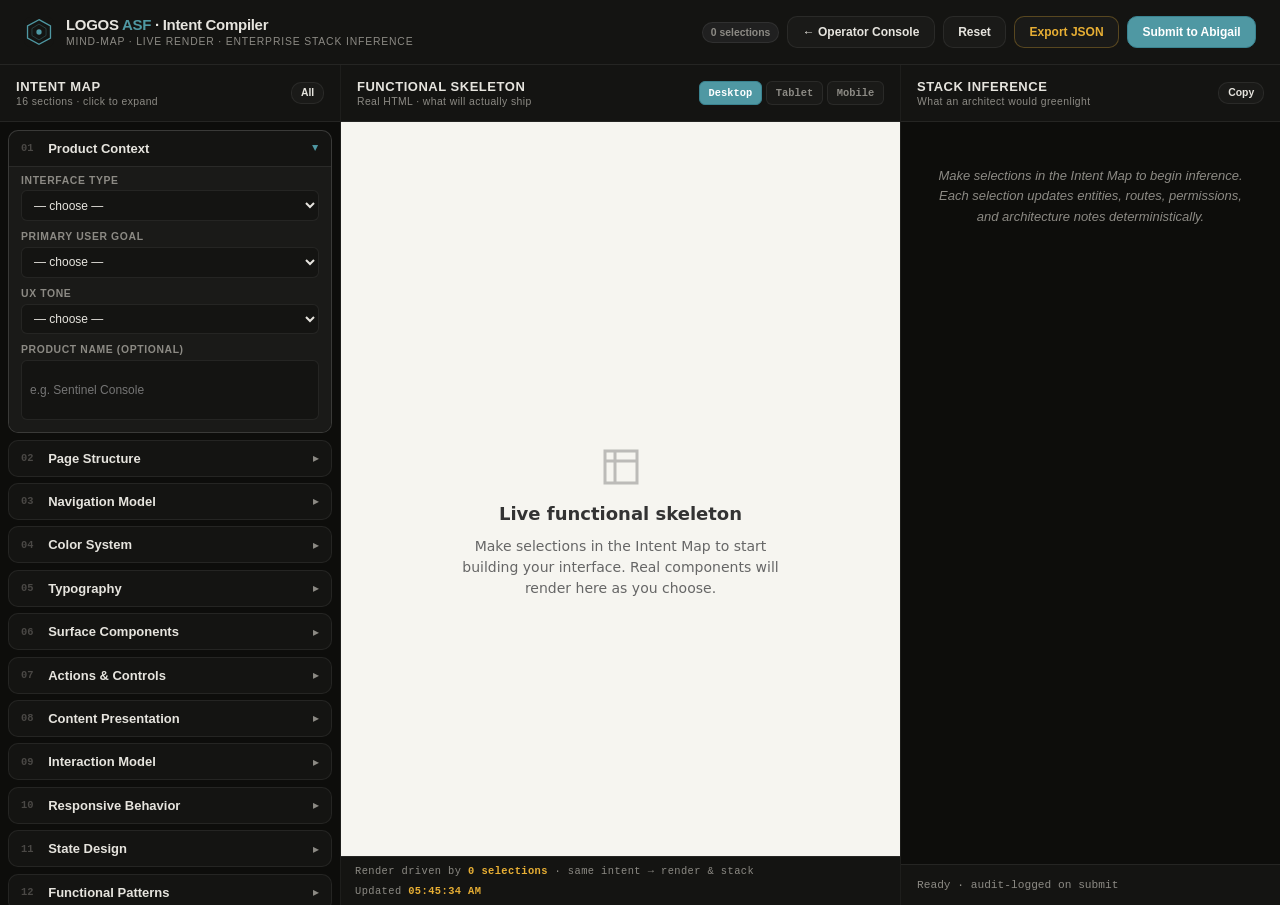
<file: abigail/static/intake.html>
<!DOCTYPE html>
<html lang="en" data-theme="dark">
<head>
<meta charset="UTF-8">
<meta name="viewport" content="width=device-width, initial-scale=1.0">
<title>ASF Intake — Intent Compiler · LOGOS Governance Systems</title>
<link href="https://api.fontshare.com/v2/css?f[]=satoshi@400,500,600,700&f[]=cabinet-grotesk@700,800,900&display=swap" rel="stylesheet">
<style>
/* ── TOKENS (matched to dashboard.html) ── */
:root{
  --bg:#0d0d0b;--surface:#141412;--surface-2:#1a1a18;--surface-3:#202020;
  --border:rgba(255,255,255,0.07);--border-hi:rgba(255,255,255,0.16);
  --text:#e6e4de;--muted:#8c8a84;--faint:#4a4845;
  --primary:#4f98a3;--primary-h:#3a8390;--primary-glow:rgba(79,152,163,0.14);
  --gold:#e8af34;--gold-glow:rgba(232,175,52,0.12);
  --success:#6daa45;--success-glow:rgba(109,170,69,0.12);
  --error:#dd6974;--error-glow:rgba(221,105,116,0.12);
  --warning:#fdab43;--warning-glow:rgba(253,171,67,0.12);
  --info:#5f9ec4;--info-glow:rgba(95,158,196,0.12);
  --r-sm:6px;--r-md:10px;--r-lg:16px;--r-xl:22px;--r-pill:999px;
  --font-d:"Cabinet Grotesk",sans-serif;
  --font-b:"Satoshi",sans-serif;
  --font-m:ui-monospace,SFMono-Regular,Menlo,Monaco,Consolas,monospace;
  --ease:180ms cubic-bezier(0.16,1,0.3,1);
}
*,*::before,*::after{box-sizing:border-box;margin:0;padding:0}
html{-webkit-font-smoothing:antialiased}
body{min-height:100dvh;font-family:var(--font-b);font-size:1rem;color:var(--text);background:var(--bg);overflow-x:hidden}

/* ── HEADER ── */
.app-header{display:flex;align-items:center;justify-content:space-between;gap:1rem;flex-wrap:wrap;padding:1rem 1.5rem;border-bottom:1px solid var(--border);background:var(--surface)}
.brand{display:flex;align-items:center;gap:.75rem}
.brand svg{width:30px;height:30px;flex-shrink:0}
.brand-block{display:flex;flex-direction:column;line-height:1.2}
.brand-name{font-family:var(--font-d);font-size:.9375rem;font-weight:900;letter-spacing:-.02em}
.brand-name em{color:var(--primary);font-style:normal}
.brand-sub{font-size:.65rem;color:var(--muted);letter-spacing:.08em;text-transform:uppercase;margin-top:.1rem}
.header-actions{display:flex;align-items:center;gap:.5rem;flex-wrap:wrap}
.btn{background:var(--surface-2);border:1px solid var(--border);border-radius:var(--r-md);padding:.5rem .9rem;color:var(--text);font-family:var(--font-b);font-size:.75rem;font-weight:700;cursor:pointer;transition:all var(--ease);text-decoration:none;display:inline-flex;align-items:center;gap:.4rem}
.btn:hover{border-color:var(--primary);color:var(--primary)}
.btn.primary{background:var(--primary);color:#fff;border-color:var(--primary-h)}
.btn.primary:hover{background:var(--primary-h);color:#fff}
.btn.gold{color:var(--gold);border-color:rgba(232,175,52,.3)}
.btn.gold:hover{background:var(--gold-glow);border-color:var(--gold)}

/* ── 3-PANEL LAYOUT ── */
.workspace{display:grid;grid-template-columns:340px minmax(0,1fr) 380px;gap:0;height:calc(100dvh - 60px)}
.panel-pane{overflow:hidden;display:flex;flex-direction:column;background:var(--bg)}
.panel-pane + .panel-pane{border-left:1px solid var(--border)}
.pane-head{padding:.875rem 1rem;border-bottom:1px solid var(--border);background:var(--surface);display:flex;align-items:center;justify-content:space-between;gap:.5rem;flex-shrink:0}
.pane-title{font-family:var(--font-d);font-size:.8125rem;font-weight:900;letter-spacing:.04em;text-transform:uppercase;color:var(--text)}
.pane-sub{font-size:.65rem;color:var(--muted);margin-top:.1rem;letter-spacing:.04em;font-weight:500;text-transform:none}
.pane-body{flex:1;overflow-y:auto;scrollbar-width:thin;scrollbar-color:var(--border-hi) transparent}
.pane-body::-webkit-scrollbar{width:8px}
.pane-body::-webkit-scrollbar-thumb{background:var(--border-hi);border-radius:4px}

/* ── MIND-MAP PANE (LEFT) ── */
.mindmap{padding:.5rem}
.mm-section{margin-bottom:.4rem;border:1px solid var(--border);border-radius:var(--r-md);background:var(--surface);overflow:hidden;transition:border-color var(--ease)}
.mm-section.open{border-color:var(--border-hi)}
.mm-section.has-selections{border-color:rgba(79,152,163,.3)}
.mm-head{display:flex;align-items:center;justify-content:space-between;padding:.625rem .75rem;cursor:pointer;user-select:none;transition:background var(--ease)}
.mm-head:hover{background:var(--surface-2)}
.mm-head-left{display:flex;align-items:center;gap:.5rem;min-width:0}
.mm-num{font-family:var(--font-m);font-size:.65rem;font-weight:700;color:var(--faint);min-width:1.2rem}
.mm-label{font-size:.8125rem;font-weight:700;color:var(--text)}
.mm-count{font-family:var(--font-m);font-size:.65rem;font-weight:700;color:var(--primary);background:var(--primary-glow);padding:.1rem .4rem;border-radius:var(--r-pill);border:1px solid rgba(79,152,163,.2)}
.mm-chevron{font-size:.75rem;color:var(--muted);transition:transform var(--ease);flex-shrink:0}
.mm-section.open .mm-chevron{transform:rotate(90deg);color:var(--primary)}
.mm-body{display:none;padding:.5rem .75rem .75rem;border-top:1px solid var(--border);background:var(--surface-2)}
.mm-section.open .mm-body{display:block}
.mm-field{margin-bottom:.625rem}
.mm-field:last-child{margin-bottom:0}
.mm-field-label{font-size:.65rem;font-weight:700;color:var(--muted);letter-spacing:.06em;text-transform:uppercase;margin-bottom:.3rem;display:block}
.mm-select{width:100%;background:var(--surface);border:1px solid var(--border);border-radius:var(--r-sm);padding:.4rem .5rem;color:var(--text);font-family:var(--font-b);font-size:.75rem;cursor:pointer;transition:border-color var(--ease)}
.mm-select:focus{outline:none;border-color:var(--primary)}
.mm-select:hover{border-color:var(--border-hi)}
.mm-select option{background:var(--surface);color:var(--text)}
.mm-select.changed{border-color:var(--primary);background:var(--primary-glow)}
.mm-multi{display:flex;flex-wrap:wrap;gap:.25rem;margin-top:.25rem}
.mm-chip{background:var(--surface);border:1px solid var(--border);border-radius:var(--r-pill);padding:.25rem .55rem;font-size:.7rem;font-weight:600;color:var(--muted);cursor:pointer;transition:all var(--ease);user-select:none}
.mm-chip:hover{border-color:var(--border-hi);color:var(--text)}
.mm-chip.on{background:var(--primary);color:#fff;border-color:var(--primary-h)}
.mm-text{width:100%;background:var(--surface);border:1px solid var(--border);border-radius:var(--r-sm);padding:.4rem .5rem;color:var(--text);font-family:var(--font-b);font-size:.75rem;resize:vertical;min-height:60px}
.mm-text:focus{outline:none;border-color:var(--primary)}

/* ── PREVIEW PANE (CENTER) ── */
.preview-frame{flex:1;background:var(--surface-2);overflow:hidden;position:relative}
.preview-iframe{width:100%;height:100%;border:none;background:#fff;display:block}
.preview-empty{display:flex;align-items:center;justify-content:center;height:100%;color:var(--muted);font-size:.875rem;padding:2rem;text-align:center;flex-direction:column;gap:1rem}
.preview-empty svg{width:48px;height:48px;opacity:.4}
.preview-bar{padding:.5rem .875rem;border-top:1px solid var(--border);background:var(--surface);display:flex;align-items:center;justify-content:space-between;gap:.5rem;flex-wrap:wrap;flex-shrink:0}
.preview-meta{font-size:.65rem;color:var(--muted);font-family:var(--font-m);letter-spacing:.04em}
.preview-meta strong{color:var(--gold)}
.preview-modes{display:flex;gap:.25rem}
.preview-mode-btn{background:var(--surface-2);border:1px solid var(--border);border-radius:var(--r-sm);padding:.3rem .55rem;color:var(--muted);font-size:.65rem;font-weight:700;cursor:pointer;transition:all var(--ease);font-family:var(--font-m)}
.preview-mode-btn:hover{color:var(--text);border-color:var(--border-hi)}
.preview-mode-btn.active{background:var(--primary);color:#fff;border-color:var(--primary-h)}

/* ── STACK PANE (RIGHT) ── */
.stack{padding:.75rem}
.stack-block{margin-bottom:.875rem;background:var(--surface);border:1px solid var(--border);border-radius:var(--r-md);overflow:hidden}
.stack-block.tier-3{border-color:rgba(232,175,52,.3);background:linear-gradient(180deg,rgba(232,175,52,.04),transparent)}
.stack-head{display:flex;align-items:center;justify-content:space-between;padding:.625rem .75rem;cursor:pointer;user-select:none;background:var(--surface-2);border-bottom:1px solid var(--border)}
.stack-block:not(.open) .stack-head{border-bottom:none}
.stack-head:hover{background:var(--surface-3)}
.stack-head-left{display:flex;align-items:center;gap:.5rem}
.stack-tier{font-family:var(--font-m);font-size:.6rem;font-weight:700;color:var(--faint);background:var(--surface-3);padding:.1rem .4rem;border-radius:var(--r-pill)}
.stack-block.tier-3 .stack-tier{color:var(--gold);background:var(--gold-glow);border:1px solid rgba(232,175,52,.2)}
.stack-title{font-size:.8125rem;font-weight:800;color:var(--text);font-family:var(--font-d)}
.stack-count{font-family:var(--font-m);font-size:.65rem;color:var(--muted)}
.stack-chev{font-size:.75rem;color:var(--muted);transition:transform var(--ease)}
.stack-block.open .stack-chev{transform:rotate(90deg);color:var(--primary)}
.stack-body{display:none;padding:.625rem .75rem}
.stack-block.open .stack-body{display:block}
.stack-empty{font-size:.7rem;color:var(--faint);font-style:italic;padding:.5rem 0;text-align:center}

/* Entity rendering */
.entity{margin-bottom:.625rem;background:var(--surface-2);border:1px solid var(--border);border-radius:var(--r-sm);padding:.5rem .625rem}
.entity:last-child{margin-bottom:0}
.entity-name{font-family:var(--font-m);font-size:.75rem;font-weight:700;color:var(--gold);margin-bottom:.25rem}
.entity-fields{display:flex;flex-wrap:wrap;gap:.25rem;font-size:.65rem;font-family:var(--font-m)}
.entity-field{background:var(--surface-3);border:1px solid var(--border);border-radius:var(--r-sm);padding:.1rem .35rem;color:var(--muted)}
.entity-field strong{color:var(--text)}

/* Route rendering */
.route{display:flex;align-items:center;gap:.4rem;padding:.4rem .5rem;background:var(--surface-2);border:1px solid var(--border);border-radius:var(--r-sm);margin-bottom:.3rem;font-family:var(--font-m);font-size:.7rem;flex-wrap:wrap}
.route:last-child{margin-bottom:0}
.route-verb{font-weight:800;padding:.05rem .35rem;border-radius:3px;font-size:.6rem;letter-spacing:.04em}
.verb-GET{background:rgba(95,158,196,.15);color:var(--info)}
.verb-POST{background:rgba(109,170,69,.15);color:var(--success)}
.verb-PUT{background:rgba(232,175,52,.15);color:var(--gold)}
.verb-PATCH{background:rgba(232,175,52,.15);color:var(--gold)}
.verb-DELETE{background:rgba(221,105,116,.15);color:var(--error)}
.route-path{color:var(--text);flex:1;min-width:0;word-break:break-all}
.route-auth{font-size:.6rem;color:var(--faint);background:var(--surface-3);padding:.05rem .3rem;border-radius:3px;border:1px solid var(--border)}

/* Permissions matrix */
.perm-table{width:100%;border-collapse:collapse;font-size:.7rem;font-family:var(--font-m)}
.perm-table th,.perm-table td{padding:.35rem .5rem;border-bottom:1px solid var(--border);text-align:left}
.perm-table th{color:var(--muted);font-weight:700;font-size:.6rem;letter-spacing:.06em;text-transform:uppercase;background:var(--surface-2)}
.perm-table td{color:var(--text)}
.perm-table .role-cell{color:var(--gold);font-weight:700}
.perm-yes{color:var(--success);font-weight:800}
.perm-no{color:var(--faint)}

/* Validation contracts */
.contract{background:var(--surface-2);border:1px solid var(--border);border-radius:var(--r-sm);padding:.5rem;margin-bottom:.4rem;font-family:var(--font-m);font-size:.65rem}
.contract:last-child{margin-bottom:0}
.contract-name{color:var(--primary);font-weight:700;margin-bottom:.25rem}
.contract-rule{color:var(--muted);padding-left:.6rem;line-height:1.5}
.contract-rule strong{color:var(--text)}

/* Notes — tier 3 */
.note{background:var(--surface-2);border:1px solid var(--border);border-radius:var(--r-sm);padding:.5rem .625rem;margin-bottom:.4rem;font-size:.7rem;line-height:1.5;color:var(--muted);display:flex;gap:.4rem;align-items:flex-start}
.note:last-child{margin-bottom:0}
.note-icon{flex-shrink:0;font-size:.85rem;line-height:1;margin-top:.05rem}
.note-icon.warn{color:var(--warning)}
.note-icon.info{color:var(--info)}
.note-icon.flag{color:var(--gold)}
.note-icon.risk{color:var(--error)}
.note-text strong{color:var(--text);font-weight:700}

/* Tag chips for compliance / stack */
.tag-row{display:flex;flex-wrap:wrap;gap:.3rem}
.tag{background:var(--surface-2);border:1px solid var(--border);border-radius:var(--r-pill);padding:.2rem .55rem;font-size:.65rem;font-weight:700;color:var(--muted);font-family:var(--font-m)}
.tag.compliance{color:var(--gold);border-color:rgba(232,175,52,.3);background:var(--gold-glow)}
.tag.stack{color:var(--info);border-color:rgba(95,158,196,.3);background:var(--info-glow)}
.tag.risk{color:var(--error);border-color:rgba(221,105,116,.3);background:var(--error-glow)}

/* Submit area */
.submit-bar{padding:.875rem 1rem;border-top:1px solid var(--border);background:var(--surface);display:flex;align-items:center;justify-content:space-between;gap:.5rem;flex-shrink:0}
.submit-status{font-size:.7rem;color:var(--muted);min-width:0;flex:1;font-family:var(--font-m)}
.submit-status.ok{color:var(--success)}
.submit-status.err{color:var(--error)}

/* Modal — submit confirmation / receipt */
.modal-backdrop{position:fixed;inset:0;background:rgba(0,0,0,.7);backdrop-filter:blur(4px);z-index:50;display:none;align-items:center;justify-content:center;padding:1rem}
.modal-backdrop.show{display:flex}
.modal{background:var(--surface);border:1px solid var(--border-hi);border-radius:var(--r-xl);padding:1.5rem;max-width:560px;width:100%;max-height:80vh;overflow-y:auto}
.modal h3{font-family:var(--font-d);font-size:1.125rem;font-weight:900;margin-bottom:.5rem}
.modal p{font-size:.8125rem;color:var(--muted);line-height:1.5;margin-bottom:.875rem}
.modal pre{background:var(--surface-2);border:1px solid var(--border);border-radius:var(--r-md);padding:.75rem;font-family:var(--font-m);font-size:.7rem;color:var(--text);white-space:pre-wrap;word-break:break-word;max-height:280px;overflow-y:auto;margin-bottom:.875rem}
.modal-actions{display:flex;gap:.5rem;justify-content:flex-end;flex-wrap:wrap}

/* Status pill (matched to dashboard) */
.status{display:inline-flex;align-items:center;gap:.4rem;font-size:.65rem;font-weight:700;padding:.25rem .5rem;border-radius:var(--r-pill);background:var(--surface-3);border:1px solid var(--border);color:var(--muted)}
.status.green{color:var(--success);border-color:rgba(109,170,69,.3);background:var(--success-glow)}
.status.gold{color:var(--gold);border-color:rgba(232,175,52,.3);background:var(--gold-glow)}

/* Responsive — collapses to stack on small screens */
@media (max-width: 1200px){
  .workspace{grid-template-columns:300px minmax(0,1fr) 340px}
}
@media (max-width: 980px){
  .workspace{grid-template-columns:1fr;height:auto}
  .panel-pane{height:auto;min-height:400px}
  .panel-pane + .panel-pane{border-left:none;border-top:1px solid var(--border)}
}
</style>
</head>
<body>

<header class="app-header">
  <div class="brand">
    <svg viewBox="0 0 34 34" fill="none">
      <rect width="34" height="34" rx="8" fill="#141412"/>
      <polygon points="17,3 30,10 30,24 17,31 4,24 4,10" fill="none" stroke="#4f98a3" stroke-width="1.5"/>
      <polygon points="17,8 25,13 25,21 17,26 9,21 9,13" fill="none" stroke="#4f98a3" stroke-width=".8" opacity=".45"/>
      <circle cx="17" cy="17" r="3" fill="#4f98a3"/>
    </svg>
    <div class="brand-block">
      <div class="brand-name">LOGOS <em>ASF</em> · Intent Compiler</div>
      <div class="brand-sub">Mind-map · Live render · Enterprise stack inference</div>
    </div>
  </div>
  <div class="header-actions">
    <span id="selectionCount" class="status">0 selections</span>
    <a href="/dashboard" class="btn">← Operator Console</a>
    <button id="resetBtn" class="btn">Reset</button>
    <button id="exportBtn" class="btn gold">Export JSON</button>
    <button id="submitBtn" class="btn primary">Submit to Abigail</button>
  </div>
</header>

<div class="workspace">

  <!-- ── LEFT: MIND-MAP ── -->
  <div class="panel-pane">
    <div class="pane-head">
      <div>
        <div class="pane-title">Intent Map</div>
        <div class="pane-sub">16 sections · click to expand</div>
      </div>
      <button id="expandAllBtn" class="btn" style="font-size:.65rem;padding:.3rem .55rem">All</button>
    </div>
    <div class="pane-body">
      <div id="mindmap" class="mindmap"></div>
    </div>
  </div>

  <!-- ── CENTER: LIVE RENDER ── -->
  <div class="panel-pane">
    <div class="pane-head">
      <div>
        <div class="pane-title">Functional Skeleton</div>
        <div class="pane-sub">Real HTML · what will actually ship</div>
      </div>
      <div class="preview-modes">
        <button class="preview-mode-btn active" data-vp="desktop">Desktop</button>
        <button class="preview-mode-btn" data-vp="tablet">Tablet</button>
        <button class="preview-mode-btn" data-vp="mobile">Mobile</button>
      </div>
    </div>
    <div class="preview-frame">
      <iframe id="previewIframe" class="preview-iframe" sandbox="allow-same-origin" title="Live render"></iframe>
    </div>
    <div class="preview-bar">
      <div class="preview-meta">
        Render driven by <strong id="previewEvidence">0 selections</strong> · same intent → render & stack
      </div>
      <div class="preview-meta">Updated <strong id="previewTs">—</strong></div>
    </div>
  </div>

  <!-- ── RIGHT: ENTERPRISE STACK ── -->
  <div class="panel-pane">
    <div class="pane-head">
      <div>
        <div class="pane-title">Stack Inference</div>
        <div class="pane-sub">What an architect would greenlight</div>
      </div>
      <button id="copyStackBtn" class="btn" style="font-size:.65rem;padding:.3rem .55rem">Copy</button>
    </div>
    <div class="pane-body">
      <div id="stack" class="stack"></div>
    </div>
    <div class="submit-bar">
      <div id="submitStatus" class="submit-status">Ready · audit-logged on submit</div>
    </div>
  </div>

</div>

<!-- ── SUBMIT MODAL ── -->
<div id="modal" class="modal-backdrop" role="dialog" aria-modal="true">
  <div class="modal">
    <h3 id="modalTitle">Confirm submission</h3>
    <p id="modalBody"></p>
    <pre id="modalPayload"></pre>
    <div class="modal-actions">
      <button id="modalCancel" class="btn">Cancel</button>
      <button id="modalConfirm" class="btn primary">Submit to Abigail</button>
    </div>
  </div>
</div>

<script>
"use strict";

/* ═══════════════════════════════════════════════════════════════════════
   1. MIND-MAP SCHEMA — 16 sections covering full intent surface.
      Each section has a kind: select | multi | text
      'select' = single dropdown
      'multi'  = multi-select chips (returns array)
      'text'   = freeform input (kept short)
   ═══════════════════════════════════════════════════════════════════════ */
const SECTIONS = [
  {
    id: "context", num: 1, label: "Product Context", openByDefault: true,
    fields: [
      { id:"interface_type", label:"Interface type", kind:"select", options:[
        "Landing page","SaaS dashboard","Admin panel","Mobile app","Web app",
        "E-commerce","Portfolio","Internal tool","Data-heavy workspace",
        "Chat interface","Control plane","Settings panel"
      ]},
      { id:"primary_goal", label:"Primary user goal", kind:"select", options:[
        "Read information","Take action quickly","Manage data","Monitor status",
        "Create content","Communicate","Buy/book/subscribe","Configure system","Review reports"
      ]},
      { id:"ux_tone", label:"UX tone", kind:"select", options:[
        "Minimal","Corporate","Premium","Futuristic","Playful",
        "Military / mission","Government / serious","Creative","Calm","Technical"
      ]},
      { id:"product_name", label:"Product name (optional)", kind:"text", placeholder:"e.g. Sentinel Console" }
    ]
  },
  {
    id: "structure", num: 2, label: "Page Structure",
    fields: [
      { id:"layout", label:"Page layout", kind:"select", options:[
        "Full-width","Boxed","Centered column","Split-screen","Sidebar + content",
        "Top nav + content","Dashboard grid","Card-based","Multi-panel workspace","Wizard / step-by-step"
      ]},
      { id:"section_style", label:"Section style", kind:"select", options:[
        "Rounded cards","Sharp panels","Soft shadow boxes","Border-only","No panels — spacing only",
        "Glassmorphism","Dense enterprise panels","Floating modules"
      ]},
      { id:"density", label:"Density", kind:"select", options:["Spacious","Balanced","Dense","Ultra-dense admin"]},
      { id:"content_width", label:"Content width", kind:"select", options:["Narrow reading","Medium app","Wide dashboard","Edge-to-edge"]}
    ]
  },
  {
    id: "navigation", num: 3, label: "Navigation Model",
    fields: [
      { id:"primary_nav", label:"Primary navigation", kind:"select", options:[
        "Top navbar","Left sidebar","Right utility panel","Bottom mobile nav",
        "Hamburger menu","Tabbed navigation","Command palette first","No persistent nav"
      ]},
      { id:"secondary_nav", label:"Secondary navigation", kind:"select", options:[
        "None","Sub-tabs","Breadcrumbs","Section links","Dropdown menu",
        "Accordion nav","Floating quick actions","Sticky anchor nav"
      ]},
      { id:"menu_items", label:"Main menu items", kind:"multi", options:[
        "Dashboard","Activity","Projects","Reports","Messages","Files",
        "Team","Settings","Billing","Security","Help"
      ]}
    ]
  },
  {
    id: "color", num: 4, label: "Color System",
    fields: [
      { id:"theme", label:"Base theme", kind:"select", options:["Dark","Light","Auto","Neutral","High contrast"]},
      { id:"primary_color", label:"Primary brand color", kind:"select", options:[
        "Teal","Blue","Navy","Green","Emerald","Purple","Gold","Red","Orange","Gray","Indigo"
      ]},
      { id:"accent_role", label:"Accent role", kind:"select", options:[
        "CTA emphasis","Status / badges","Hover / highlight","Active state"
      ]}
    ]
  },
  {
    id: "typography", num: 5, label: "Typography",
    fields: [
      { id:"font_style", label:"Font family", kind:"select", options:[
        "Sans-serif modern","Serif editorial","Monospace technical","Mixed system"
      ]},
      { id:"heading_style", label:"Heading style", kind:"select", options:[
        "Bold strong","Soft medium","Uppercase labels","Minimal hierarchy","Editorial large"
      ]},
      { id:"text_scale", label:"Text scale", kind:"select", options:["Compact","Balanced","Large readable","Accessibility-first"]}
    ]
  },
  {
    id: "components", num: 6, label: "Surface Components",
    fields: [
      { id:"primary_components", label:"Containers", kind:"multi", options:[
        "Cards","Panels","Accordions","Tables","Tabs","Lists","Timeline"
      ]},
      { id:"overlay_components", label:"Overlays", kind:"multi", options:[
        "Modal","Drawer","Popover","Tooltip","Toast","Banner"
      ]},
      { id:"hero_section", label:"Top / hero section", kind:"select", options:[
        "None","Header only","Header + CTA","Stats bar","Search-first","Command-first"
      ]}
    ]
  },
  {
    id: "actions", num: 7, label: "Actions & Controls",
    fields: [
      { id:"button_hierarchy", label:"Button hierarchy", kind:"multi", options:[
        "Primary CTA","Secondary","Tertiary","Ghost","Text link","Destructive"
      ]},
      { id:"button_style", label:"Button style", kind:"select", options:[
        "Filled","Outline","Soft background","Pill","Rounded rectangle"
      ]},
      { id:"input_pattern", label:"Primary input pattern", kind:"multi", options:[
        "Text field","Text area","Dropdown","Multi-select","Toggle","Slider","Date picker","Search","File upload"
      ]},
      { id:"confirmation", label:"Confirmation behavior", kind:"select", options:[
        "Immediate action","Confirm modal","Undo toast","Double-confirm destructive","Permission gate"
      ]}
    ]
  },
  {
    id: "content", num: 8, label: "Content Presentation",
    fields: [
      { id:"data_display", label:"Data display", kind:"select", options:[
        "Table","Cards","List","Kanban","Timeline","Charts","Feed","Detail page","Master-detail split"
      ]},
      { id:"reading", label:"Reading experience", kind:"select", options:[
        "Plain text","Boxed text blocks","Expandable sections","Paged content","Infinite scroll"
      ]},
      { id:"media", label:"Media level", kind:"select", options:["No media","Icons only","Images","Thumbnails","Video","Charts / graphs"]}
    ]
  },
  {
    id: "interaction", num: 9, label: "Interaction Model",
    fields: [
      { id:"scroll", label:"Scroll behavior", kind:"select", options:[
        "Normal page scroll","Section-based scroll","Sticky panels","Infinite scroll","Horizontal cards","Scroll snapping"
      ]},
      { id:"hover", label:"Hover behavior", kind:"select", options:[
        "Minimal","Rich hover states","Preview on hover","Hover actions revealed"
      ]},
      { id:"drag_drop", label:"Drag / drop", kind:"select", options:[
        "None","Reorder lists","Kanban drag/drop","Upload dropzone","Layout customization"
      ]}
    ]
  },
  {
    id: "responsive", num: 10, label: "Responsive Behavior",
    fields: [
      { id:"device", label:"Device priority", kind:"select", options:["Desktop-first","Mobile-first","Tablet-optimized","Cross-platform balanced"]},
      { id:"mobile_nav", label:"Mobile navigation", kind:"select", options:["Bottom tabs","Drawer","Hamburger","Swipe sections","Collapsed top nav"]}
    ]
  },
  {
    id: "states", num: 11, label: "State Design",
    fields: [
      { id:"empty", label:"Empty state", kind:"select", options:["Illustration","Minimal text","CTA to create","Guided onboarding"]},
      { id:"loading", label:"Loading state", kind:"select", options:["Spinner","Skeleton loader","Progress bar","Section shimmer"]},
      { id:"error", label:"Error state", kind:"select", options:["Inline form error","Banner error","Modal error","Retry CTA"]},
      { id:"success", label:"Success state", kind:"select", options:["Toast","Inline confirmation","Modal success","Checkmark"]}
    ]
  },
  {
    id: "functional", num: 12, label: "Functional Patterns",
    fields: [
      { id:"search", label:"Search", kind:"select", options:["None","Global search","Section search","Live search","Command palette"]},
      { id:"filtering", label:"Filtering", kind:"select", options:["None","Dropdown filters","Sidebar filters","Chips / tags","Advanced filter modal"]},
      { id:"sorting", label:"Sorting", kind:"select", options:["None","Table header sort","Dropdown sort","Drag to prioritize"]},
      { id:"pagination", label:"Pagination", kind:"select", options:["Traditional","Load more","Infinite scroll","Virtualized list"]},
      { id:"selection", label:"Selection model", kind:"select", options:["None","Single select","Multi-select","Bulk actions","Row selection + toolbar"]},
      { id:"permissions", label:"Permissions model", kind:"select", options:[
        "Public view","Logged-in user","Role-based tabs","Read-only mode","Admin-only sections","Multi-tenant"
      ]}
    ]
  },
  {
    id: "menus", num: 13, label: "Menu Options",
    fields: [
      { id:"utility_menu", label:"Utility menu", kind:"multi", options:[
        "Profile","Notifications","Theme switch","Language","Keyboard shortcuts","Support","API keys","Audit logs"
      ]},
      { id:"contextual", label:"Contextual menus", kind:"multi", options:[
        "Edit","Duplicate","Archive","Delete","Export","Share","Open details","Assign / move / tag"
      ]}
    ]
  },
  {
    id: "visual", num: 14, label: "Visual Style",
    fields: [
      { id:"visual_style", label:"Visual style", kind:"select", options:[
        "Flat","Soft modern","Glassmorphism","Neo-brutalist","Enterprise clean",
        "Apple-like minimal","Material","Futuristic dark","Cyber / security","Calm editorial"
      ]},
      { id:"radius", label:"Corner radius", kind:"select", options:["None","Small","Medium","Large","Extra rounded"]},
      { id:"shadow", label:"Shadow style", kind:"select", options:["None","Subtle","Medium depth","Floating cards","Heavy contrast"]}
    ]
  },
  {
    id: "motion", num: 15, label: "Motion & Feedback",
    fields: [
      { id:"animation", label:"Animation level", kind:"select", options:[
        "None","Minimal","Smooth micro-interactions","Rich transitions","Highly animated"
      ]},
      { id:"feedback", label:"Feedback model", kind:"select", options:[
        "Silent","Toast-based","Inline helper text","Color state changes","Haptic-oriented mobile"
      ]}
    ]
  },
  {
    id: "a11y", num: 16, label: "Accessibility & Compliance",
    fields: [
      { id:"a11y_level", label:"Accessibility level", kind:"select", options:[
        "Standard","Strong contrast","WCAG AA","WCAG AAA","Keyboard-first","Screen-reader-friendly"
      ]},
      { id:"compliance", label:"Compliance triggers", kind:"multi", options:[
        "HIPAA (health data)","SOC 2","GDPR (EU data)","PCI-DSS (payments)","FedRAMP / DoD","ISO 27001","FERPA (education)"
      ]},
      { id:"audit_required", label:"Audit logging required", kind:"select", options:["No","Yes — basic","Yes — immutable chain"]}
    ]
  }
];

/* ═══════════════════════════════════════════════════════════════════════
   2. STATE
   ═══════════════════════════════════════════════════════════════════════ */
const state = {
  intent: {},          // flattened: field_id → value (string or array)
  openSections: new Set(["context"]),
  viewport: "desktop", // desktop | tablet | mobile
  lastTs: null
};

/* Helpers */
function escapeHtml(s){return String(s??"").replace(/[&<>"']/g,c=>({"&":"&amp;","<":"&lt;",">":"&gt;",'"':"&quot;","'":"&#39;"})[c]);}
function slug(s){return String(s||"").toLowerCase().replace(/[^a-z0-9]+/g,"_").replace(/^_|_$/g,"");}
function uniq(arr){return Array.from(new Set(arr));}
function val(id){return state.intent[id];}
function has(id, v){
  const x = state.intent[id];
  if (Array.isArray(x)) return x.includes(v);
  return x === v;
}
function hasAny(id, list){
  const x = state.intent[id];
  if (Array.isArray(x)) return list.some(v => x.includes(v));
  return list.includes(x);
}
function cw(){return state.intent.product_name?.trim() || "Your product";}
function selectionCount(){
  let n = 0;
  for (const v of Object.values(state.intent)){
    if (Array.isArray(v)) n += v.length;
    else if (v != null && v !== "") n += 1;
  }
  return n;
}

/* ═══════════════════════════════════════════════════════════════════════
   3. MIND-MAP RENDER
   ═══════════════════════════════════════════════════════════════════════ */
function renderMindmap(){
  const root = document.getElementById("mindmap");
  if (!root) return;
  root.innerHTML = SECTIONS.map(s => {
    const open = state.openSections.has(s.id);
    const sectionCount = s.fields.reduce((n,f) => {
      const v = state.intent[f.id];
      if (Array.isArray(v)) return n + v.length;
      if (v != null && v !== "") return n + 1;
      return n;
    }, 0);
    return `
      <div class="mm-section ${open?"open":""} ${sectionCount?"has-selections":""}" data-section="${s.id}">
        <div class="mm-head" data-toggle="${s.id}">
          <div class="mm-head-left">
            <span class="mm-num">${String(s.num).padStart(2,"0")}</span>
            <span class="mm-label">${escapeHtml(s.label)}</span>
            ${sectionCount?`<span class="mm-count">${sectionCount}</span>`:""}
          </div>
          <span class="mm-chevron">▸</span>
        </div>
        <div class="mm-body">
          ${s.fields.map(f => renderField(f)).join("")}
        </div>
      </div>
    `;
  }).join("");
  wireMindmap();
}

function renderField(f){
  if (f.kind === "select"){
    const cur = state.intent[f.id] ?? "";
    return `
      <div class="mm-field">
        <label class="mm-field-label">${escapeHtml(f.label)}</label>
        <select class="mm-select ${cur?"changed":""}" data-field="${f.id}">
          <option value="">— choose —</option>
          ${f.options.map(o => `<option value="${escapeHtml(o)}" ${o===cur?"selected":""}>${escapeHtml(o)}</option>`).join("")}
        </select>
      </div>
    `;
  }
  if (f.kind === "multi"){
    const cur = state.intent[f.id] || [];
    return `
      <div class="mm-field">
        <label class="mm-field-label">${escapeHtml(f.label)}</label>
        <div class="mm-multi" data-field="${f.id}">
          ${f.options.map(o => `<span class="mm-chip ${cur.includes(o)?"on":""}" data-value="${escapeHtml(o)}">${escapeHtml(o)}</span>`).join("")}
        </div>
      </div>
    `;
  }
  if (f.kind === "text"){
    const cur = state.intent[f.id] ?? "";
    return `
      <div class="mm-field">
        <label class="mm-field-label">${escapeHtml(f.label)}</label>
        <input class="mm-text" type="text" data-field="${f.id}" placeholder="${escapeHtml(f.placeholder||"")}" value="${escapeHtml(cur)}" maxlength="120">
      </div>
    `;
  }
  return "";
}

function wireMindmap(){
  document.querySelectorAll(".mm-head").forEach(h => {
    h.onclick = () => {
      const id = h.dataset.toggle;
      if (state.openSections.has(id)) state.openSections.delete(id);
      else state.openSections.add(id);
      h.parentElement.classList.toggle("open");
    };
  });
  document.querySelectorAll(".mm-select").forEach(sel => {
    sel.onchange = () => {
      const id = sel.dataset.field;
      const v = sel.value;
      if (v) state.intent[id] = v;
      else delete state.intent[id];
      sel.classList.toggle("changed", !!v);
      onIntentChanged();
      // mark section
      const section = sel.closest(".mm-section");
      const cnt = section.querySelectorAll(".mm-select.changed, .mm-chip.on, .mm-text:not([value=''])").length;
      section.classList.toggle("has-selections", cnt > 0);
    };
  });
  document.querySelectorAll(".mm-chip").forEach(chip => {
    chip.onclick = () => {
      const wrap = chip.parentElement;
      const id = wrap.dataset.field;
      const v = chip.dataset.value;
      const arr = state.intent[id] || [];
      const idx = arr.indexOf(v);
      if (idx >= 0) arr.splice(idx, 1);
      else arr.push(v);
      if (arr.length) state.intent[id] = arr;
      else delete state.intent[id];
      chip.classList.toggle("on", arr.includes(v));
      onIntentChanged();
    };
  });
  document.querySelectorAll(".mm-text").forEach(inp => {
    inp.oninput = () => {
      const id = inp.dataset.field;
      const v = inp.value.trim();
      if (v) state.intent[id] = v;
      else delete state.intent[id];
      onIntentChanged();
    };
  });
}

/* ═══════════════════════════════════════════════════════════════════════
   4. INTENT CHANGED — drives BOTH render and stack inference.
      Same intent object → two views. This is the integrity link.
   ═══════════════════════════════════════════════════════════════════════ */
let renderTimer = null;
function onIntentChanged(){
  // debounce so rapid clicks don't thrash
  clearTimeout(renderTimer);
  renderTimer = setTimeout(() => {
    state.lastTs = new Date();
    updateChrome();
    renderPreview();
    renderStack();
  }, 60);
}

function updateChrome(){
  const n = selectionCount();
  document.getElementById("selectionCount").textContent = `${n} selection${n===1?"":"s"}`;
  document.getElementById("selectionCount").className = "status " + (n > 0 ? "green" : "");
  document.getElementById("previewEvidence").textContent = `${n} selection${n===1?"":"s"}`;
  document.getElementById("previewTs").textContent =
    state.lastTs ? state.lastTs.toLocaleTimeString([], { hour:"2-digit", minute:"2-digit", second:"2-digit" }) : "—";
}

/* ═══════════════════════════════════════════════════════════════════════
   5. PREVIEW RENDER — builds a real HTML document into the iframe.
      The integrity guarantee: the same selections that drive the stack
      panel drive this render. What the architect reads is what the founder sees.
   ═══════════════════════════════════════════════════════════════════════ */
function renderPreview(){
  const iframe = document.getElementById("previewIframe");
  if (!iframe) return;
  const html = buildPreviewHtml();
  // Use srcdoc for sandboxed write
  iframe.srcdoc = html;
}

function buildPreviewHtml(){
  if (selectionCount() === 0){
    return `<!doctype html><html><head><style>
      body{margin:0;font-family:system-ui;background:#f6f5f0;color:#666;display:flex;align-items:center;justify-content:center;min-height:100vh;flex-direction:column;gap:12px;text-align:center;padding:2rem}
      svg{width:48px;height:48px;opacity:.4}
      .t{font-size:14px;font-weight:500;max-width:340px;line-height:1.5}
      .h{font-size:18px;font-weight:700;color:#333}
    </style></head><body>
      <svg viewBox="0 0 24 24" fill="none" stroke="currentColor" stroke-width="1.5"><path d="M4 4h16v16H4z"/><path d="M4 9h16M9 4v16"/></svg>
      <div class="h">Live functional skeleton</div>
      <div class="t">Make selections in the Intent Map to start building your interface. Real components will render here as you choose.</div>
    </body></html>`;
  }

  const tokens = computeDesignTokens();
  const interface_type = val("interface_type") || "Web app";
  const layout = val("layout") || "Dashboard grid";
  const primaryNav = val("primary_nav");
  const secondaryNav = val("secondary_nav");
  const sectionStyle = val("section_style") || "Rounded cards";
  const dataDisplay = val("data_display");
  const heroSection = val("hero_section");
  const components = val("primary_components") || [];
  const overlays = val("overlay_components") || [];
  const buttonHierarchy = val("button_hierarchy") || [];
  const menuItems = val("menu_items") || [];
  const search = val("search");
  const filtering = val("filtering");
  const pagination = val("pagination");
  const selection = val("selection");
  const empty = val("empty");
  const loading = val("loading");
  const radius = val("radius") || "Medium";
  const shadow = val("shadow") || "Subtle";
  const animation = val("animation") || "Minimal";

  // ── CSS tokens ──
  const themeIsDark = (val("theme") || "Dark").toLowerCase().includes("dark");
  const radiusVal = ({ "None":"0px","Small":"4px","Medium":"8px","Large":"14px","Extra rounded":"22px" })[radius] || "8px";
  const shadowVal = ({
    "None":"none",
    "Subtle":"0 1px 3px rgba(0,0,0,.08)",
    "Medium depth":"0 4px 12px rgba(0,0,0,.12)",
    "Floating cards":"0 8px 24px rgba(0,0,0,.18)",
    "Heavy contrast":"0 12px 32px rgba(0,0,0,.28)"
  })[shadow] || "0 1px 3px rgba(0,0,0,.08)";
  const transition = animation === "None" ? "none"
    : animation === "Highly animated" ? "all .3s cubic-bezier(.16,1,.3,1)"
    : "all .15s ease";
  const sectionRules = sectionStyleCSS(sectionStyle, radiusVal, shadowVal, themeIsDark);

  // ── Build HTML by layout ──
  const cssBase = `
    *{box-sizing:border-box;margin:0;padding:0}
    body{font-family:${tokens.fontFamily};background:${tokens.bg};color:${tokens.text};font-size:14px;line-height:1.5;min-height:100vh}
    .app{min-height:100vh;display:flex;flex-direction:column}
    a{color:${tokens.primary};text-decoration:none}
    button{font-family:inherit;cursor:pointer;border:none;font-size:14px}
    h1,h2,h3{${tokens.headingRules}}
    h1{font-size:1.875rem;margin-bottom:.5rem}
    h2{font-size:1.25rem;margin-bottom:.4rem}
    h3{font-size:1rem;margin-bottom:.3rem}
    .topbar{display:flex;align-items:center;justify-content:space-between;padding:.875rem 1.5rem;background:${tokens.surface};border-bottom:1px solid ${tokens.border};gap:1rem}
    .brand{font-weight:800;font-size:1rem;color:${tokens.text}}
    .topnav{display:flex;gap:1.25rem;align-items:center}
    .topnav a{color:${tokens.muted};font-weight:600;font-size:.8125rem;transition:${transition}}
    .topnav a:hover,.topnav a.active{color:${tokens.text}}
    .topnav a.active{color:${tokens.primary}}
    .actions{display:flex;gap:.5rem;align-items:center}
    .btn{padding:.55rem 1rem;border-radius:${radiusVal};font-weight:700;font-size:.8125rem;transition:${transition};display:inline-flex;align-items:center;gap:.4rem;${tokens.buttonStyle}}
    .btn.primary{background:${tokens.primary};color:#fff}
    .btn.primary:hover{background:${tokens.primaryH}}
    .btn.secondary{background:transparent;color:${tokens.text};border:1px solid ${tokens.border}}
    .btn.secondary:hover{border-color:${tokens.primary};color:${tokens.primary}}
    .btn.tertiary{background:transparent;color:${tokens.muted};padding:.55rem .8rem}
    .btn.tertiary:hover{color:${tokens.primary}}
    .btn.ghost{background:transparent;color:${tokens.text}}
    .btn.ghost:hover{background:${tokens.surface2}}
    .btn.destructive{background:#dc3545;color:#fff}
    .body-wrap{display:flex;flex:1;min-height:0}
    .sidebar{width:240px;background:${tokens.surface};border-right:1px solid ${tokens.border};padding:1.25rem 1rem;flex-shrink:0;overflow-y:auto}
    .sidebar h4{font-size:.7rem;color:${tokens.muted};text-transform:uppercase;letter-spacing:.06em;margin-bottom:.5rem}
    .sidebar a{display:block;padding:.5rem .75rem;color:${tokens.muted};border-radius:${radiusVal};margin-bottom:.15rem;font-size:.8125rem;font-weight:600;transition:${transition}}
    .sidebar a:hover{background:${tokens.surface2};color:${tokens.text}}
    .sidebar a.active{background:${tokens.primaryGlow};color:${tokens.primary}}
    .main{flex:1;padding:1.5rem;overflow-y:auto;min-width:0}
    .hero{background:${tokens.surface};${sectionRules};padding:2rem;margin-bottom:1.5rem;display:flex;align-items:center;justify-content:space-between;gap:1rem;flex-wrap:wrap}
    .hero-text h1{margin-bottom:.5rem}
    .hero-text p{color:${tokens.muted};font-size:.9375rem;max-width:540px}
    .stats-bar{display:grid;grid-template-columns:repeat(4,1fr);gap:1rem;margin-bottom:1.5rem}
    .stat{background:${tokens.surface};${sectionRules};padding:1rem 1.25rem}
    .stat .label{font-size:.7rem;color:${tokens.muted};text-transform:uppercase;letter-spacing:.06em;margin-bottom:.4rem;font-weight:700}
    .stat .value{font-size:1.5rem;font-weight:800;color:${tokens.text}}
    .stat .delta{font-size:.7rem;color:${tokens.success};margin-top:.2rem}
    .toolbar{display:flex;align-items:center;justify-content:space-between;gap:1rem;margin-bottom:1rem;flex-wrap:wrap}
    .toolbar-left{display:flex;align-items:center;gap:.625rem;flex-wrap:wrap}
    .search{background:${tokens.surface};border:1px solid ${tokens.border};border-radius:${radiusVal};padding:.5rem .75rem;color:${tokens.text};font-size:.8125rem;width:240px;font-family:inherit}
    .search:focus{outline:none;border-color:${tokens.primary}}
    .filter{background:${tokens.surface};border:1px solid ${tokens.border};border-radius:${radiusVal};padding:.5rem .75rem;color:${tokens.text};font-size:.8125rem;font-family:inherit}
    .chip{display:inline-flex;background:${tokens.surface2};border:1px solid ${tokens.border};border-radius:99px;padding:.25rem .65rem;font-size:.7rem;font-weight:600;color:${tokens.muted}}
    .chip.on{background:${tokens.primaryGlow};color:${tokens.primary};border-color:${tokens.primary}}
    .grid-cards{display:grid;grid-template-columns:repeat(auto-fill,minmax(260px,1fr));gap:1rem}
    .card{background:${tokens.surface};${sectionRules};padding:1.25rem;transition:${transition}}
    .card:hover{transform:${animation==="None"?"none":"translateY(-2px)"};border-color:${tokens.primary}}
    .card h3{font-size:1rem;margin-bottom:.4rem}
    .card .meta{font-size:.75rem;color:${tokens.muted};margin-bottom:.75rem}
    .card-foot{display:flex;align-items:center;justify-content:space-between;margin-top:1rem;padding-top:.75rem;border-top:1px solid ${tokens.border};font-size:.75rem;color:${tokens.muted}}
    table{width:100%;border-collapse:collapse;background:${tokens.surface};${sectionRules};overflow:hidden}
    thead{background:${tokens.surface2}}
    th,td{padding:.75rem 1rem;text-align:left;border-bottom:1px solid ${tokens.border};font-size:.8125rem}
    th{color:${tokens.muted};font-weight:700;font-size:.7rem;text-transform:uppercase;letter-spacing:.06em;cursor:${val("sorting")==="None"?"default":"pointer"}}
    tbody tr{transition:${transition}}
    tbody tr:hover{background:${tokens.surface2}}
    tbody tr:last-child td{border-bottom:none}
    .pill{display:inline-flex;padding:.2rem .55rem;border-radius:99px;font-size:.65rem;font-weight:700;background:${tokens.primaryGlow};color:${tokens.primary}}
    .pill.success{background:${tokens.successGlow};color:${tokens.success}}
    .pill.warn{background:${tokens.warningGlow};color:${tokens.warning}}
    .pagination{display:flex;justify-content:center;gap:.4rem;margin-top:1.25rem;align-items:center}
    .pagination button{padding:.4rem .7rem;border-radius:${radiusVal};background:${tokens.surface};color:${tokens.text};font-size:.75rem;border:1px solid ${tokens.border}}
    .pagination button.active{background:${tokens.primary};color:#fff;border-color:${tokens.primary}}
    .empty-state{text-align:center;padding:3rem 2rem;color:${tokens.muted}}
    .empty-state svg{width:64px;height:64px;opacity:.3;margin-bottom:1rem}
    .skeleton{background:${tokens.surface};${sectionRules};padding:1rem;margin-bottom:.75rem;height:80px;position:relative;overflow:hidden}
    .skeleton::before{content:"";position:absolute;inset:0;background:linear-gradient(90deg,transparent,${tokens.surface2},transparent);animation:shimmer 1.5s infinite}
    @keyframes shimmer{0%{transform:translateX(-100%)}100%{transform:translateX(100%)}}
    .toast{position:fixed;bottom:1.5rem;right:1.5rem;background:${tokens.surface};border:1px solid ${tokens.border};${sectionRules};padding:.875rem 1.25rem;font-size:.8125rem;display:flex;align-items:center;gap:.5rem;z-index:50;box-shadow:${shadowVal}}
    @media (max-width:780px){
      .stats-bar{grid-template-columns:repeat(2,1fr)}
      .grid-cards{grid-template-columns:1fr}
      .sidebar{display:${primaryNav==="Bottom mobile nav"?"none":"none"}}
      .main{padding:1rem}
      .hero{padding:1.25rem}
      .search{width:100%}
    }
  `;

  return `<!doctype html><html><head><meta charset="utf-8"><style>${cssBase}</style></head>
<body><div class="app">
  ${buildTopbar(tokens, primaryNav, menuItems, buttonHierarchy)}
  <div class="body-wrap">
    ${primaryNav === "Left sidebar" ? buildSidebar(tokens, menuItems) : ""}
    <main class="main">
      ${heroSection && heroSection !== "None" ? buildHero(tokens, heroSection, buttonHierarchy) : ""}
      ${dataDisplay === "Cards" || dataDisplay === "Table" || dataDisplay === "List" ? buildToolbar(tokens, search, filtering, selection) : ""}
      ${buildDataDisplay(tokens, dataDisplay, components, empty, loading, val("filtering"))}
      ${pagination && pagination !== "None" && pagination !== "Infinite scroll" ? buildPagination(tokens, pagination) : ""}
    </main>
  </div>
  ${overlays.includes("Toast") ? `<div class="toast"><span style="color:${tokens.success}">●</span> Action complete</div>` : ""}
</div></body></html>`;
}

function sectionStyleCSS(style, radius, shadow, dark){
  const stroke = dark ? "rgba(255,255,255,.08)" : "rgba(0,0,0,.08)";
  switch (style){
    case "Sharp panels": return `border:1px solid ${stroke};border-radius:0;box-shadow:none`;
    case "Soft shadow boxes": return `border:none;border-radius:${radius};box-shadow:${shadow}`;
    case "Border-only": return `border:1px solid ${stroke};border-radius:${radius};box-shadow:none`;
    case "No panels — spacing only": return `border:none;border-radius:0;box-shadow:none;background:transparent !important`;
    case "Glassmorphism": return `border:1px solid rgba(255,255,255,.12);border-radius:${radius};backdrop-filter:blur(12px);background:rgba(255,255,255,.04) !important;box-shadow:${shadow}`;
    case "Dense enterprise panels": return `border:1px solid ${stroke};border-radius:4px;box-shadow:none`;
    case "Floating modules": return `border:none;border-radius:${radius};box-shadow:0 12px 32px rgba(0,0,0,.18)`;
    default: return `border:1px solid ${stroke};border-radius:${radius};box-shadow:${shadow}`;
  }
}

function computeDesignTokens(){
  const themeIsDark = (val("theme") || "Dark").toLowerCase().includes("dark");
  const colorMap = {
    "Teal":   { p:"#0d9488", h:"#0f766e" },
    "Blue":   { p:"#2563eb", h:"#1d4ed8" },
    "Navy":   { p:"#1e3a8a", h:"#1e2a6c" },
    "Green":  { p:"#16a34a", h:"#15803d" },
    "Emerald":{ p:"#059669", h:"#047857" },
    "Purple": { p:"#7c3aed", h:"#6d28d9" },
    "Gold":   { p:"#d97706", h:"#b45309" },
    "Red":    { p:"#dc2626", h:"#b91c1c" },
    "Orange": { p:"#ea580c", h:"#c2410c" },
    "Gray":   { p:"#475569", h:"#334155" },
    "Indigo": { p:"#4f46e5", h:"#4338ca" }
  };
  const c = colorMap[val("primary_color")] || colorMap["Teal"];
  const fontFamily = ({
    "Sans-serif modern": "'Inter','Helvetica Neue',Arial,sans-serif",
    "Serif editorial":   "'Source Serif 4','Charter',Georgia,serif",
    "Monospace technical": "'JetBrains Mono',ui-monospace,Menlo,monospace",
    "Mixed system":      "system-ui,-apple-system,sans-serif"
  })[val("font_style")] || "system-ui,-apple-system,sans-serif";
  const heading = val("heading_style") || "Bold strong";
  const headingRules = ({
    "Bold strong":       `font-weight:800;letter-spacing:-.02em;color:inherit`,
    "Soft medium":       `font-weight:600;letter-spacing:0;color:inherit`,
    "Uppercase labels":  `font-weight:700;letter-spacing:.08em;text-transform:uppercase;font-size:.75em;color:inherit`,
    "Minimal hierarchy": `font-weight:500;letter-spacing:0;color:inherit`,
    "Editorial large":   `font-weight:900;letter-spacing:-.03em;color:inherit;line-height:1.1`
  })[heading];
  const buttonStyle = (() => {
    switch(val("button_style")){
      case "Outline": return "background:transparent;border:1px solid currentColor";
      case "Soft background": return "background:rgba(0,0,0,.06)";
      case "Pill": return "border-radius:99px";
      case "Rounded rectangle": return "";
      default: return "";
    }
  })();

  if (themeIsDark){
    return {
      bg:"#0d0d0b", surface:"#141412", surface2:"#1a1a18",
      text:"#e6e4de", muted:"#8c8a84", border:"rgba(255,255,255,.07)",
      primary:c.p, primaryH:c.h, primaryGlow:"rgba(79,152,163,.14)",
      success:"#6daa45", successGlow:"rgba(109,170,69,.18)",
      warning:"#fdab43", warningGlow:"rgba(253,171,67,.18)",
      fontFamily, headingRules, buttonStyle
    };
  } else {
    return {
      bg:"#f8f7f2", surface:"#ffffff", surface2:"#f0eee8",
      text:"#1a1a18", muted:"#6c6a64", border:"rgba(0,0,0,.08)",
      primary:c.p, primaryH:c.h, primaryGlow:"rgba(13,148,136,.10)",
      success:"#16a34a", successGlow:"rgba(22,163,74,.12)",
      warning:"#d97706", warningGlow:"rgba(217,119,6,.12)",
      fontFamily, headingRules, buttonStyle
    };
  }
}

function buildTopbar(t, primaryNav, menuItems, buttons){
  const navHtml = primaryNav === "Top navbar"
    ? `<nav class="topnav">${(menuItems.length?menuItems:["Overview"]).slice(0,5).map((m,i)=>`<a href="#" class="${i===0?"active":""}">${escapeHtml(m)}</a>`).join("")}</nav>`
    : `<nav class="topnav"><span style="color:${t.muted};font-size:.8125rem">${escapeHtml(val("interface_type")||"Application")}</span></nav>`;
  return `<header class="topbar">
    <div class="brand">${escapeHtml(cw())}</div>
    ${navHtml}
    <div class="actions">
      ${buttons.includes("Secondary") ? `<button class="btn secondary">Settings</button>` : ""}
      ${buttons.includes("Primary CTA") ? `<button class="btn primary">${primaryCtaLabel()}</button>` : `<button class="btn primary">Continue</button>`}
    </div>
  </header>`;
}

function primaryCtaLabel(){
  const goal = val("primary_goal");
  if (goal === "Buy/book/subscribe") return "Subscribe";
  if (goal === "Create content") return "Create new";
  if (goal === "Take action quickly") return "Run action";
  return "New project";
}

function buildSidebar(t, menuItems){
  const items = menuItems.length ? menuItems : ["Dashboard","Activity","Reports","Settings"];
  return `<aside class="sidebar">
    <h4>Navigation</h4>
    ${items.map((m,i)=>`<a href="#" class="${i===0?"active":""}">${escapeHtml(m)}</a>`).join("")}
  </aside>`;
}

function buildHero(t, kind, buttons){
  if (kind === "Stats bar"){
    return `<div class="stats-bar">
      ${["Active users","Revenue","Conversion","Open issues"].map((l,i)=>`
        <div class="stat">
          <div class="label">${l}</div>
          <div class="value">${["12,438","$84,201","3.42%","27"][i]}</div>
          <div class="delta">▲ ${["8.4","12.1","0.6","3.0"][i]}% this week</div>
        </div>`).join("")}
    </div>`;
  }
  if (kind === "Search-first"){
    return `<div class="hero" style="text-align:center;flex-direction:column">
      <h1>What do you need?</h1>
      <input class="search" style="width:100%;max-width:520px;padding:.875rem 1rem;font-size:.9375rem" placeholder="Search across everything…">
    </div>`;
  }
  if (kind === "Command-first"){
    return `<div class="hero" style="background:${t.surface2};text-align:center;flex-direction:column;font-family:ui-monospace,monospace">
      <h1 style="font-family:inherit">⌘ K</h1>
      <p style="color:${t.muted}">Press to open command palette</p>
    </div>`;
  }
  // Header + CTA (default)
  return `<div class="hero">
    <div class="hero-text">
      <h1>${escapeHtml(cw())}</h1>
      <p>${escapeHtml(heroSubtitle())}</p>
    </div>
    <div class="actions">
      ${buttons.includes("Secondary") ? `<button class="btn secondary">Learn more</button>` : ""}
      <button class="btn primary">${primaryCtaLabel()}</button>
    </div>
  </div>`;
}

function heroSubtitle(){
  const tone = val("ux_tone");
  const goal = val("primary_goal");
  if (tone && goal) return `${tone} interface designed to ${goal.toLowerCase()}.`;
  if (goal) return `Designed to ${goal.toLowerCase()}.`;
  return `Functional skeleton — components rendered from your selections.`;
}

function buildToolbar(t, search, filtering, selection){
  const items = [];
  if (search && search !== "None") items.push(`<input class="search" placeholder="Search…">`);
  if (filtering && filtering !== "None"){
    if (filtering === "Chips / tags"){
      items.push(`<span class="chip on">All</span><span class="chip">Active</span><span class="chip">Archived</span>`);
    } else {
      items.push(`<select class="filter"><option>All categories</option><option>Active</option><option>Archived</option></select>`);
    }
  }
  const right = (selection === "Bulk actions" || selection === "Row selection + toolbar")
    ? `<button class="btn secondary">Bulk actions ▾</button>`
    : `<button class="btn primary">${primaryCtaLabel()}</button>`;
  if (!items.length && !right) return "";
  return `<div class="toolbar"><div class="toolbar-left">${items.join("")}</div>${right}</div>`;
}

function buildDataDisplay(t, kind, components, empty, loading, filtering){
  if (loading === "Skeleton loader") {
    return `<div>${[1,2,3].map(()=>`<div class="skeleton"></div>`).join("")}</div>`;
  }
  if (kind === "Cards" || (!kind && components.includes("Cards"))){
    return `<div class="grid-cards">${[1,2,3,4,5,6].map(i=>`
      <div class="card">
        <div class="meta">${["Project","Initiative","Workspace","Document","Pipeline","Sprint"][i-1]}</div>
        <h3>${["Aurora release","Q4 retention","Mobile redesign","Investor brief","Data ingestion","Sprint ${i}"][i-1]}</h3>
        <p style="color:${t.muted};font-size:.8125rem">${["Cross-team coordination on the v2 launch.","Reduce churn through onboarding.","Touch targets, density, gestures.","Pitch deck, financials, KPIs.","Streaming → warehouse pipeline.","Stabilize and ship."][i-1]}</p>
        <div class="card-foot">
          <span class="pill ${i%3===0?"warn":i%2===0?"success":""}">${i%3===0?"At risk":i%2===0?"On track":"Active"}</span>
          <span>${["3d ago","Just now","2h ago","Yesterday","5h ago","Today"][i-1]}</span>
        </div>
      </div>`).join("")}</div>`;
  }
  if (kind === "Table"){
    return `<table>
      <thead><tr>${(val("selection")==="Multi-select"||val("selection")==="Bulk actions")?'<th style="width:24px"><input type="checkbox"></th>':""}<th>Name</th><th>Owner</th><th>Status</th><th>Updated</th><th></th></tr></thead>
      <tbody>
        ${[
          ["Aurora release","Sarah K.","On track","2h ago","success"],
          ["Q4 retention","Marcus L.","At risk","Yesterday","warn"],
          ["Mobile redesign","Priya R.","Active","3d ago",""],
          ["Investor brief","DJ Smith","Active","Just now",""],
          ["Data ingestion","Yuki N.","On track","5h ago","success"],
          ["Sprint 12","Maria G.","At risk","Today","warn"]
        ].map(r=>`<tr>${(val("selection")==="Multi-select"||val("selection")==="Bulk actions")?'<td><input type="checkbox"></td>':""}<td><strong>${r[0]}</strong></td><td>${r[1]}</td><td><span class="pill ${r[4]}">${r[2]}</span></td><td style="color:${t.muted}">${r[3]}</td><td><button class="btn ghost" style="padding:.25rem .5rem">⋯</button></td></tr>`).join("")}
      </tbody>
    </table>`;
  }
  if (kind === "List"){
    return `<div>${[1,2,3,4,5].map(i=>`
      <div class="card" style="margin-bottom:.5rem;padding:.875rem 1.25rem;display:flex;align-items:center;justify-content:space-between">
        <div>
          <strong>${["Aurora release","Q4 retention","Mobile redesign","Investor brief","Data ingestion"][i-1]}</strong>
          <div style="color:${t.muted};font-size:.75rem;margin-top:.15rem">${["Sarah K.","Marcus L.","Priya R.","DJ Smith","Yuki N."][i-1]}</div>
        </div>
        <span class="pill ${i%3===0?"warn":i%2===0?"success":""}">${i%3===0?"At risk":"On track"}</span>
      </div>`).join("")}</div>`;
  }
  if (kind === "Kanban"){
    return `<div style="display:grid;grid-template-columns:repeat(3,1fr);gap:1rem">
      ${["Backlog","In Progress","Done"].map((col,ci)=>`
        <div>
          <h3 style="font-size:.8125rem;color:${t.muted};text-transform:uppercase;letter-spacing:.06em;margin-bottom:.5rem">${col}</h3>
          ${[1,2,3].map(j=>`<div class="card" style="margin-bottom:.5rem;padding:.875rem"><strong style="font-size:.875rem">${["Refactor auth","Ship dashboard","Update docs","Fix CRSV calc","Wire e-brake","Audit log polish","Pilot script","Demo deck","Launch retro"][ci*3+j-1]}</strong><div style="color:${t.muted};font-size:.7rem;margin-top:.4rem">DJ S. · ${["P1","P2","P3"][j-1]}</div></div>`).join("")}
        </div>`).join("")}
    </div>`;
  }
  if (kind === "Timeline"){
    return `<div style="position:relative;padding-left:1.5rem;border-left:2px solid ${t.border}">
      ${[1,2,3,4].map(i=>`
        <div style="position:relative;margin-bottom:1.25rem">
          <div style="position:absolute;left:-1.85rem;top:.4rem;width:.75rem;height:.75rem;background:${t.primary};border-radius:50%"></div>
          <div style="font-size:.7rem;color:${t.muted}">${["2 minutes ago","1 hour ago","Today","Yesterday"][i-1]}</div>
          <div style="font-weight:700;margin-top:.2rem">${["Sprint 5 closure committed","HAAP gate triggered on /api/chat","Audit chain length 1,243","Sentinel OverWatch promoted v3.6"][i-1]}</div>
        </div>`).join("")}
    </div>`;
  }
  if (kind === "Charts"){
    return `<div class="grid-cards">
      ${[1,2].map(i=>`<div class="card"><h3>${["Revenue trend","User activity"][i-1]}</h3><div style="height:140px;background:linear-gradient(180deg,${t.primaryGlow},transparent);border-radius:8px;margin-top:.5rem;position:relative;overflow:hidden"><svg viewBox="0 0 200 80" style="position:absolute;inset:0;width:100%;height:100%"><polyline points="0,${50+i*5} 30,40 60,55 90,30 120,45 150,20 180,35 200,15" fill="none" stroke="${t.primary}" stroke-width="2"/></svg></div></div>`).join("")}
    </div>`;
  }
  if (kind === "Feed"){
    return `<div>${[1,2,3,4].map(i=>`<div class="card" style="margin-bottom:.5rem"><div style="display:flex;gap:.75rem"><div style="width:36px;height:36px;border-radius:50%;background:${t.primaryGlow};color:${t.primary};display:flex;align-items:center;justify-content:center;font-weight:800;flex-shrink:0">${["DJ","SK","ML","PR"][i-1]}</div><div><strong>${["DJ Smith","Sarah K.","Marcus L.","Priya R."][i-1]}</strong> <span style="color:${t.muted};font-size:.75rem">· ${["2m","1h","3h","yesterday"][i-1]}</span><div style="margin-top:.3rem;font-size:.875rem">${["Sprint 5 dashboard wiring is in review.","HAAP enforcement validated on three turns.","Audit chain hit 1,243 entries.","Pulled metrics endpoint into the spine."][i-1]}</div></div></div></div>`).join("")}</div>`;
  }
  // Empty case → empty state
  if (empty === "Illustration" || empty === "CTA to create" || (!kind && selectionCount() < 4)){
    return `<div class="empty-state">
      <svg viewBox="0 0 24 24" fill="none" stroke="currentColor" stroke-width="1.5"><path d="M3 7h18M3 12h18M3 17h12"/></svg>
      <h3>Nothing here yet</h3>
      <p style="margin-top:.4rem">${empty==="CTA to create"?"Create your first item to get started.":"This is your starting point. Add components from the Intent Map."}</p>
      ${empty==="CTA to create"?`<button class="btn primary" style="margin-top:1rem">${primaryCtaLabel()}</button>`:""}
    </div>`;
  }
  // Default: a card grid
  return `<div class="grid-cards">${[1,2,3].map(i=>`<div class="card"><h3>Component ${i}</h3><p style="color:${t.muted};font-size:.8125rem">Add more selections to refine this surface.</p></div>`).join("")}</div>`;
}

function buildPagination(t, kind){
  if (kind === "Load more"){
    return `<div class="pagination"><button class="btn secondary">Load more</button></div>`;
  }
  return `<div class="pagination">
    <button>‹</button>
    <button class="active">1</button><button>2</button><button>3</button>
    <span style="color:${t.muted}">…</span>
    <button>12</button>
    <button>›</button>
  </div>`;
}

/* ═══════════════════════════════════════════════════════════════════════
   6. STACK INFERENCE — the architect-grade panel.
      Same intent → entities, routes, permissions, validation, audit, etc.
      This is the half that converts the technical skeptic.
   ═══════════════════════════════════════════════════════════════════════ */
function inferStack(){
  const out = {
    entities: [],
    routes: [],
    permissions: [],
    validation: [],
    events: [],
    audit: [],
    cache: [],
    search: [],
    stack: [],
    compliance: [],
    risks: [],
    notes: []
  };

  if (selectionCount() === 0) return out;

  const dataDisplay = val("data_display");
  const interface_type = val("interface_type");
  const selection = val("selection");
  const filtering = val("filtering");
  const sorting = val("sorting");
  const pagination = val("pagination");
  const search = val("search");
  const permissions = val("permissions");
  const empty = val("empty");
  const loading = val("loading");
  const error = val("error");
  const components = val("primary_components") || [];
  const overlays = val("overlay_components") || [];
  const inputs = val("input_pattern") || [];
  const compliance = val("compliance") || [];
  const auditReq = val("audit_required");
  const buttons = val("button_hierarchy") || [];
  const animation = val("animation");
  const a11y = val("a11y_level");

  // ── Entities ──
  const isResourceful = dataDisplay && dataDisplay !== "Detail page" && dataDisplay !== "Plain text";
  if (isResourceful){
    const entityName = guessEntityName(interface_type, val("primary_goal"));
    const fields = [
      { name:"id", type:"uuid", note:"primary key" },
      { name:"created_at", type:"timestamp", note:"audit" },
      { name:"updated_at", type:"timestamp", note:"audit" },
      { name:"created_by", type:"uuid", note:"FK → User" }
    ];
    if (dataDisplay === "Cards" || dataDisplay === "Table" || dataDisplay === "List" || dataDisplay === "Kanban"){
      fields.unshift({ name:"title", type:"string(120)", note:"required" });
      fields.push({ name:"status", type:"enum", note:"active|archived|draft" });
    }
    if (dataDisplay === "Kanban") fields.push({ name:"column", type:"string(40)", note:"kanban lane" });
    if (dataDisplay === "Timeline" || dataDisplay === "Feed") fields.push({ name:"occurred_at", type:"timestamp", note:"sort key" });
    if (dataDisplay === "Charts") fields.push({ name:"metric", type:"decimal", note:"aggregation source" });
    out.entities.push({ name: entityName, fields });
    if (permissions === "Multi-tenant") fields.push({ name:"tenant_id", type:"uuid", note:"required, indexed" });
    out.entities.push({
      name:"User",
      fields:[
        { name:"id", type:"uuid", note:"primary key" },
        { name:"email", type:"string(254)", note:"unique, indexed" },
        { name:"role", type:"enum", note:"admin|editor|viewer" },
        ...(permissions === "Multi-tenant" ? [{ name:"tenant_id", type:"uuid", note:"required" }] : [])
      ]
    });
  }
  if (compliance.includes("HIPAA (health data)")) out.entities.push({ name:"PHIRecord (separate vault)", fields:[
    { name:"id", type:"uuid", note:"primary key" },
    { name:"subject_id", type:"uuid", note:"FK, encrypted index" },
    { name:"encrypted_blob", type:"bytea", note:"AES-256-GCM at rest" },
    { name:"access_log_id", type:"uuid", note:"FK → AccessLog" }
  ]});

  // ── Routes ──
  if (isResourceful){
    const e = guessEntityName(interface_type, val("primary_goal")).toLowerCase();
    const path = `/api/${e}s`;
    const authBase = permissions === "Public view" ? "public" : "JWT";
    out.routes.push({ verb:"GET", path:`${path}`, auth: authBase, payload:`Query: ?page&size${filtering!=="None"?"&filter":""}${sorting!=="None"?"&sort":""}${search!=="None"&&search?"&q":""}`, summary:"List with optional filters" });
    out.routes.push({ verb:"GET", path:`${path}/:id`, auth: authBase, payload:"None", summary:"Read one" });
    out.routes.push({ verb:"POST", path: path, auth: authBase, payload:"JSON body matching entity schema", summary:"Create" });
    out.routes.push({ verb:"PATCH", path:`${path}/:id`, auth: authBase, payload:"Partial JSON", summary:"Update" });
    if (selection === "Bulk actions" || selection === "Row selection + toolbar"){
      out.routes.push({ verb:"POST", path:`${path}/bulk`, auth: authBase, payload:`{action: 'archive'|'delete'|'tag', ids: uuid[]}`, summary:"Bulk mutation — guardrails required" });
    }
    out.routes.push({ verb:"DELETE", path:`${path}/:id`, auth: authBase, payload:"None", summary:"Delete" });
    if (search === "Global search" || search === "Live search" || search === "Command palette"){
      out.routes.push({ verb:"GET", path:`/api/search`, auth: authBase, payload:"?q=…&types=…", summary:"Cross-resource search" });
    }
    if (auditReq && auditReq !== "No"){
      out.routes.push({ verb:"GET", path:`/api/audit-log`, auth:"JWT (admin)", payload:"?n=&since=", summary:"Audit log access" });
    }
  }
  if (compliance.includes("PCI-DSS (payments)")) {
    out.routes.push({ verb:"POST", path:"/api/payment-intents", auth:"JWT + idempotency-key", payload:"PCI-tokenized payload only", summary:"Payment creation — tokens only, never PAN" });
  }

  // ── Permissions matrix ──
  if (permissions && permissions !== "Public view"){
    const roles = (() => {
      switch(permissions){
        case "Role-based tabs": return ["Admin","Editor","Viewer"];
        case "Admin-only sections": return ["Admin","User"];
        case "Read-only mode": return ["User","ReadOnly"];
        case "Multi-tenant": return ["TenantOwner","TenantMember","TenantViewer"];
        case "Logged-in user": return ["AuthenticatedUser","Anonymous"];
        default: return ["Admin","User"];
      }
    })();
    const resource = guessEntityName(interface_type, val("primary_goal"));
    out.permissions = roles.map(r => ({
      role: r,
      permissions: {
        read: r !== "Anonymous",
        create: r === "Admin" || r === "Editor" || r === "TenantOwner" || r === "TenantMember" || r === "AuthenticatedUser" || r === "User",
        update: r === "Admin" || r === "Editor" || r === "TenantOwner" || r === "TenantMember",
        delete: r === "Admin" || r === "TenantOwner",
        bulkDelete: r === "Admin"
      }
    }));
  }

  // ── Validation contracts ──
  if (isResourceful){
    const ent = guessEntityName(interface_type, val("primary_goal"));
    out.validation.push({
      name: `${ent}CreatePayload`,
      rules:[
        ["title","required, 1–120 chars, no leading/trailing whitespace"],
        ["status","optional, enum: active|archived|draft, default: active"],
        ...(inputs.includes("Date picker") ? [["due_date","optional, ISO 8601, must be ≥ now"]] : []),
        ...(inputs.includes("File upload") ? [["attachments","optional, list[file], max 10, max 25MB each, sniff MIME server-side"]] : [])
      ]
    });
  }
  if (val("confirmation") === "Double-confirm destructive"){
    out.validation.push({ name:"DestructiveConfirmation", rules:[
      ["confirmation_token","required, server-issued, single-use, 5-min TTL"],
      ["typed_match","required, must equal resource title (defense against muscle-memory deletes)"]
    ]});
  }

  // ── Events ──
  if (isResourceful){
    const ent = guessEntityName(interface_type, val("primary_goal")).toLowerCase();
    out.events.push({ name: `${ent}.created`, fires:"After successful POST", consumers:"Audit, Search index, Webhook" });
    out.events.push({ name: `${ent}.updated`, fires:"After successful PATCH", consumers:"Audit, Search index, Cache invalidation" });
    out.events.push({ name: `${ent}.deleted`, fires:"After successful DELETE", consumers:"Audit, Search index, Soft-delete journal" });
  }

  // ── Audit / cache / search ──
  if (auditReq === "Yes — basic"){
    out.audit.push("Append-only event log with user, action, resource, timestamp, IP/UA");
  }
  if (auditReq === "Yes — immutable chain"){
    out.audit.push("Cryptographic hash-chain (Merkle) — each entry signs prior hash");
    out.audit.push("Periodic anchor commit to external WORM store recommended");
  }
  if (compliance.length){
    out.audit.push("Per-record access log for compliance-flagged entities");
  }
  if (pagination === "Infinite scroll" || pagination === "Virtualized list"){
    out.cache.push("Cursor-based pagination (avoid offset for stable infinite scroll)");
    out.cache.push("Keyset index on (sort_field, id) required");
  } else if (pagination === "Traditional"){
    out.cache.push("Offset pagination acceptable; recommend page-cache headers (s-maxage)");
  }
  if (val("data_display") === "Charts"){
    out.cache.push("Aggregation cache (5–15 min TTL) for time-series rollups");
  }
  if (search === "Live search" || search === "Global search" || search === "Command palette"){
    out.search.push("Inverted index recommended: Postgres tsvector for small scale, Elasticsearch/OpenSearch beyond ~10M rows");
    out.search.push("Debounce client-side input ≥150ms before firing");
  }

  // ── Stack recommendation ──
  if (isResourceful){
    out.stack.push("Backend: FastAPI + Pydantic v2 (or Express + Zod) for typed validation");
    out.stack.push("DB: Postgres with row-level security if multi-tenant");
    out.stack.push("Frontend: React + TypeScript + TanStack Query for resource caching");
  } else {
    out.stack.push("Backend: thin layer — Flask/Express sufficient for current scope");
  }
  if (auditReq === "Yes — immutable chain"){
    out.stack.push("Audit chain: dedicated service (Rust spine pattern) with WORM backing");
  }
  if (val("loading") === "Skeleton loader") {
    out.stack.push("Server-side render (SSR) or streaming SSR to support skeletons cleanly");
  }
  if (overlays.includes("Modal") || val("animation") === "Rich transitions"){
    out.stack.push("Frontend: Radix UI or HeadlessUI for accessible overlays");
  }

  // ── Compliance triggers ──
  out.compliance = [...compliance];
  if (compliance.includes("HIPAA (health data)")){
    out.notes.push({ icon:"flag", text:"<strong>HIPAA implication:</strong> PHI must live in a separate encrypted vault. BAA required with cloud provider. Access log per record. No PHI in URLs, logs, or analytics." });
  }
  if (compliance.includes("PCI-DSS (payments)")){
    out.notes.push({ icon:"flag", text:"<strong>PCI-DSS implication:</strong> Never store PAN. Use tokenized payments only (Stripe/Adyen). Network segmentation between payment service and rest of app." });
  }
  if (compliance.includes("GDPR (EU data)")){
    out.notes.push({ icon:"flag", text:"<strong>GDPR implication:</strong> Per-user data export endpoint, deletion endpoint, consent ledger. Data residency consideration if EU users." });
  }
  if (compliance.includes("FedRAMP / DoD")){
    out.notes.push({ icon:"flag", text:"<strong>FedRAMP/DoD implication:</strong> ATO required. Logging must meet IL-level. FIPS 140-2/3 crypto. STIG-compliant base images." });
  }

  // ── Risks ──
  if ((selection === "Bulk actions" || selection === "Row selection + toolbar") && (permissions === "Public view" || !permissions)){
    out.notes.push({ icon:"risk", text:"<strong>Risk:</strong> bulk actions without strong RBAC = mass-mutation hazard. Add per-action permission check + rate limit + double-confirm." });
    out.risks.push("Bulk mutation w/o RBAC");
  }
  if (val("input_pattern")?.includes("File upload")){
    out.notes.push({ icon:"risk", text:"<strong>File upload risk:</strong> Server-side MIME sniffing (don't trust extension), malware scan, signed-URL presign pattern, never serve uploads from app origin." });
    out.risks.push("File upload — server-side validation");
  }
  if (val("primary_nav") === "Command palette first" && search === "None"){
    out.notes.push({ icon:"warn", text:"<strong>Conflict:</strong> command palette as primary navigation but no search pattern selected. Command palette implies search infrastructure." });
  }
  if (val("primary_goal") === "Take action quickly" && val("confirmation") === "Confirm modal"){
    out.notes.push({ icon:"info", text:"Goal of fast action conflicts with confirm-modal-on-every-action. Recommend: undo-toast for low-stakes, confirm-modal for destructive only." });
  }
  if (auditReq && auditReq !== "No" && !val("permissions")){
    out.notes.push({ icon:"warn", text:"Audit logging requires identifiable actors. Permissions model is unset — audit entries will lack actor identity." });
  }
  if (val("animation") === "Highly animated" && a11y === "WCAG AAA"){
    out.notes.push({ icon:"info", text:"WCAG AAA + heavy animation requires <code>prefers-reduced-motion</code> support. Plan to ship reduced-motion alternates for every transition." });
  }

  // ── Stack-positive notes ──
  if (out.notes.length === 0 && selectionCount() >= 5){
    out.notes.push({ icon:"info", text:"No conflicts detected. Selections are internally consistent and the inferred stack matches the rendered surface." });
  }

  return out;
}

function guessEntityName(interface_type, goal){
  const map = {
    "Project / sprint board":"Project",
    "Admin panel":"Record",
    "SaaS dashboard":"Item",
    "E-commerce":"Product",
    "Internal tool":"Record",
    "Data-heavy workspace":"Dataset",
    "Control plane":"Job",
    "Web app":"Item"
  };
  if (val("data_display") === "Kanban") return "Task";
  if (val("data_display") === "Feed") return "Activity";
  if (val("data_display") === "Timeline") return "Event";
  if (val("data_display") === "Charts") return "Metric";
  return map[interface_type] || "Item";
}

/* ═══════════════════════════════════════════════════════════════════════
   7. STACK PANEL RENDER
   ═══════════════════════════════════════════════════════════════════════ */
let stackOpen = new Set(["entities","routes","permissions","notes"]);

function renderStack(){
  const root = document.getElementById("stack");
  if (!root) return;
  if (selectionCount() === 0){
    root.innerHTML = `<div class="stack-empty" style="padding:2rem 1rem;text-align:center;font-size:.8125rem;color:var(--muted);line-height:1.6">
      Make selections in the Intent Map to begin inference.<br>
      Each selection updates entities, routes, permissions, and architecture notes deterministically.
    </div>`;
    return;
  }
  const inf = inferStack();
  const blocks = [
    ["entities","Tier 1","Entities", inf.entities.length, renderEntities(inf.entities)],
    ["routes","Tier 1","API Routes", inf.routes.length, renderRoutes(inf.routes)],
    ["permissions","Tier 1","Permissions Matrix", inf.permissions.length, renderPermissions(inf.permissions)],
    ["validation","Tier 2","Validation Contracts", inf.validation.length, renderValidation(inf.validation)],
    ["events","Tier 2","Event Triggers", inf.events.length, renderEvents(inf.events)],
    ["audit","Tier 2","Audit & Logging", inf.audit.length, renderList(inf.audit)],
    ["cache","Tier 2","Pagination & Cache", inf.cache.length, renderList(inf.cache)],
    ["search","Tier 2","Search & Indexing", inf.search.length, renderList(inf.search)],
    ["stack","Tier 3","Recommended Stack", inf.stack.length, renderList(inf.stack)],
    ["compliance","Tier 3","Compliance Triggers", inf.compliance.length, renderTags(inf.compliance, "compliance")],
    ["notes","Tier 3","Architecture Notes & Risks", inf.notes.length, renderNotes(inf.notes)]
  ];
  root.innerHTML = blocks.map(([id,tier,title,count,body]) => {
    const open = stackOpen.has(id);
    const empty = count === 0;
    const tierCls = tier === "Tier 3" ? "tier-3" : "";
    return `
      <div class="stack-block ${tierCls} ${open?"open":""}" data-block="${id}">
        <div class="stack-head" data-toggle="${id}">
          <div class="stack-head-left">
            <span class="stack-tier">${tier}</span>
            <span class="stack-title">${title}</span>
          </div>
          <div style="display:flex;align-items:center;gap:.5rem">
            <span class="stack-count">${empty?"—":count}</span>
            <span class="stack-chev">▸</span>
          </div>
        </div>
        <div class="stack-body">
          ${empty ? `<div class="stack-empty">No inference yet — add more selections.</div>` : body}
        </div>
      </div>
    `;
  }).join("");
  document.querySelectorAll(".stack-head").forEach(h => {
    h.onclick = () => {
      const id = h.dataset.toggle;
      if (stackOpen.has(id)) stackOpen.delete(id);
      else stackOpen.add(id);
      h.parentElement.classList.toggle("open");
    };
  });
}

function renderEntities(list){
  return list.map(e => `
    <div class="entity">
      <div class="entity-name">${escapeHtml(e.name)}</div>
      <div class="entity-fields">
        ${e.fields.map(f => `<span class="entity-field"><strong>${escapeHtml(f.name)}</strong>: ${escapeHtml(f.type)}${f.note?` <span style="color:var(--faint)">· ${escapeHtml(f.note)}</span>`:""}</span>`).join("")}
      </div>
    </div>
  `).join("");
}

function renderRoutes(list){
  return list.map(r => `
    <div class="route">
      <span class="route-verb verb-${r.verb}">${r.verb}</span>
      <span class="route-path">${escapeHtml(r.path)}</span>
      <span class="route-auth">${escapeHtml(r.auth)}</span>
      <div style="flex-basis:100%;font-size:.6rem;color:var(--faint);font-family:var(--font-m);padding-left:.4rem">${escapeHtml(r.payload)} · ${escapeHtml(r.summary)}</div>
    </div>
  `).join("");
}

function renderPermissions(list){
  if (!list.length) return "";
  return `<table class="perm-table">
    <thead><tr><th>Role</th><th>R</th><th>C</th><th>U</th><th>D</th><th>Bulk-D</th></tr></thead>
    <tbody>${list.map(r => `
      <tr>
        <td class="role-cell">${escapeHtml(r.role)}</td>
        <td class="${r.permissions.read?"perm-yes":"perm-no"}">${r.permissions.read?"✓":"—"}</td>
        <td class="${r.permissions.create?"perm-yes":"perm-no"}">${r.permissions.create?"✓":"—"}</td>
        <td class="${r.permissions.update?"perm-yes":"perm-no"}">${r.permissions.update?"✓":"—"}</td>
        <td class="${r.permissions.delete?"perm-yes":"perm-no"}">${r.permissions.delete?"✓":"—"}</td>
        <td class="${r.permissions.bulkDelete?"perm-yes":"perm-no"}">${r.permissions.bulkDelete?"✓":"—"}</td>
      </tr>`).join("")}</tbody>
  </table>`;
}

function renderValidation(list){
  return list.map(v => `
    <div class="contract">
      <div class="contract-name">${escapeHtml(v.name)}</div>
      ${v.rules.map(([f,r]) => `<div class="contract-rule"><strong>${escapeHtml(f)}</strong>: ${escapeHtml(r)}</div>`).join("")}
    </div>
  `).join("");
}

function renderEvents(list){
  return list.map(e => `
    <div class="contract">
      <div class="contract-name">${escapeHtml(e.name)}</div>
      <div class="contract-rule"><strong>Fires:</strong> ${escapeHtml(e.fires)}</div>
      <div class="contract-rule"><strong>Consumers:</strong> ${escapeHtml(e.consumers)}</div>
    </div>
  `).join("");
}

function renderList(list){
  return list.map(s => `<div class="contract"><div class="contract-rule">${escapeHtml(s)}</div></div>`).join("");
}

function renderTags(list, cls){
  if (!list.length) return `<div class="stack-empty">None flagged</div>`;
  return `<div class="tag-row">${list.map(t => `<span class="tag ${cls}">${escapeHtml(t)}</span>`).join("")}</div>`;
}

function renderNotes(list){
  return list.map(n => `
    <div class="note">
      <span class="note-icon ${n.icon}">${n.icon==="warn"?"⚠":n.icon==="risk"?"●":n.icon==="flag"?"⚑":"ⓘ"}</span>
      <div class="note-text">${n.text}</div>
    </div>
  `).join("");
}

/* ═══════════════════════════════════════════════════════════════════════
   8. SUBMIT FLOW — rides on existing /api/intake.
      Adds intent_payload subobject. Backend stores audit event unchanged.
   ═══════════════════════════════════════════════════════════════════════ */
function buildSubmissionPayload(){
  const inf = inferStack();
  return {
    // existing /api/intake contract — unchanged
    job_order_id: `JOB-${Date.now()}-${Math.random().toString(36).slice(2,6)}`,
    order_type: val("interface_type") || "Custom build",
    sector: val("ux_tone") || "Unspecified",
    problem: val("product_name") || `${val("interface_type")||"Custom"} build via Intent Compiler`,
    constraints: (val("compliance")||[]).join("; ") || "None specified",
    delivery_tier: val("audit_required") === "Yes — immutable chain" ? "high-assurance" : "standard",
    // NEW: ride-along payload — audit handler stores this unchanged
    intent_payload: {
      compiler_version: "0.2",
      submitted_at: new Date().toISOString(),
      selections: { ...state.intent },
      inferred_stack: {
        entity_count: inf.entities.length,
        route_count: inf.routes.length,
        role_count: inf.permissions.length,
        compliance_triggers: inf.compliance,
        risks: inf.risks,
        recommended_stack: inf.stack
      }
    }
  };
}

function openSubmitModal(){
  if (selectionCount() === 0){
    showStatus("err", "Make at least one selection before submitting.");
    return;
  }
  const payload = buildSubmissionPayload();
  document.getElementById("modalTitle").textContent = "Confirm submission to Abigail";
  document.getElementById("modalBody").innerHTML = `
    Submitting <strong>${selectionCount()} selections</strong> as a governed job order.
    Audit event <code>JOB_ORDER_RECEIVED</code> will be written. The intent payload
    rides along with the existing <code>/api/intake</code> contract — zero backend changes required.
  `;
  document.getElementById("modalPayload").textContent = JSON.stringify(payload, null, 2);
  document.getElementById("modal").classList.add("show");
}

async function confirmSubmit(){
  const payload = buildSubmissionPayload();
  closeModal();
  showStatus("", "Submitting…");
  try {
    const r = await fetch("/api/intake", {
      method:"POST",
      headers:{ "Content-Type":"application/json", "Accept":"application/json" },
      body: JSON.stringify(payload)
    });
    if (!r.ok) throw new Error(`${r.status} ${r.statusText}`);
    const data = await r.json();
    showStatus("ok", `✓ Submitted · job ${data.job_order_id || payload.job_order_id} · audit logged`);
  } catch (err){
    showStatus("err", `Submission failed: ${err.message || err}`);
  }
}

function closeModal(){ document.getElementById("modal").classList.remove("show"); }

function showStatus(cls, msg){
  const el = document.getElementById("submitStatus");
  el.className = "submit-status " + cls;
  el.textContent = msg;
  if (cls === "ok") setTimeout(() => { el.className = "submit-status"; el.textContent = "Ready · audit-logged on submit"; }, 8000);
}

/* ═══════════════════════════════════════════════════════════════════════
   9. EXPORT / RESET / VIEWPORT
   ═══════════════════════════════════════════════════════════════════════ */
function exportJSON(){
  const payload = buildSubmissionPayload();
  const blob = new Blob([JSON.stringify(payload, null, 2)], { type:"application/json" });
  const url = URL.createObjectURL(blob);
  const a = document.createElement("a");
  a.href = url;
  a.download = `intent-${Date.now()}.json`;
  a.click();
  URL.revokeObjectURL(url);
}

function copyStack(){
  const inf = inferStack();
  const text = JSON.stringify({
    selections: state.intent,
    inferred: inf
  }, null, 2);
  navigator.clipboard.writeText(text).then(
    () => showStatus("ok", "✓ Stack inference copied to clipboard"),
    () => showStatus("err", "Clipboard write failed")
  );
}

function resetAll(){
  if (selectionCount() > 0 && !confirm("Clear all selections?")) return;
  state.intent = {};
  state.openSections = new Set(["context"]);
  renderMindmap();
  onIntentChanged();
  showStatus("", "Cleared. Ready · audit-logged on submit");
}

function setViewport(vp){
  state.viewport = vp;
  document.querySelectorAll(".preview-mode-btn").forEach(b => b.classList.toggle("active", b.dataset.vp === vp));
  const iframe = document.getElementById("previewIframe");
  const widths = { desktop:"100%", tablet:"768px", mobile:"380px" };
  iframe.style.maxWidth = widths[vp] || "100%";
  iframe.style.margin = vp === "desktop" ? "0" : "0 auto";
  iframe.style.boxShadow = vp === "desktop" ? "none" : "0 0 0 1px rgba(255,255,255,.06)";
}

/* ═══════════════════════════════════════════════════════════════════════
   10. INIT
   ═══════════════════════════════════════════════════════════════════════ */
window.addEventListener("DOMContentLoaded", () => {
  document.getElementById("submitBtn").onclick = openSubmitModal;
  document.getElementById("resetBtn").onclick = resetAll;
  document.getElementById("exportBtn").onclick = exportJSON;
  document.getElementById("copyStackBtn").onclick = copyStack;
  document.getElementById("modalCancel").onclick = closeModal;
  document.getElementById("modalConfirm").onclick = confirmSubmit;
  document.getElementById("modal").onclick = (e) => { if (e.target.id === "modal") closeModal(); };
  document.getElementById("expandAllBtn").onclick = () => {
    if (state.openSections.size < SECTIONS.length){
      state.openSections = new Set(SECTIONS.map(s => s.id));
    } else {
      state.openSections = new Set(["context"]);
    }
    renderMindmap();
  };
  document.querySelectorAll(".preview-mode-btn").forEach(b => {
    b.onclick = () => setViewport(b.dataset.vp);
  });
  // Esc closes modal
  document.addEventListener("keydown", e => { if (e.key === "Escape") closeModal(); });

  renderMindmap();
  onIntentChanged();
});
</script>

</body>
</html>
</file>
